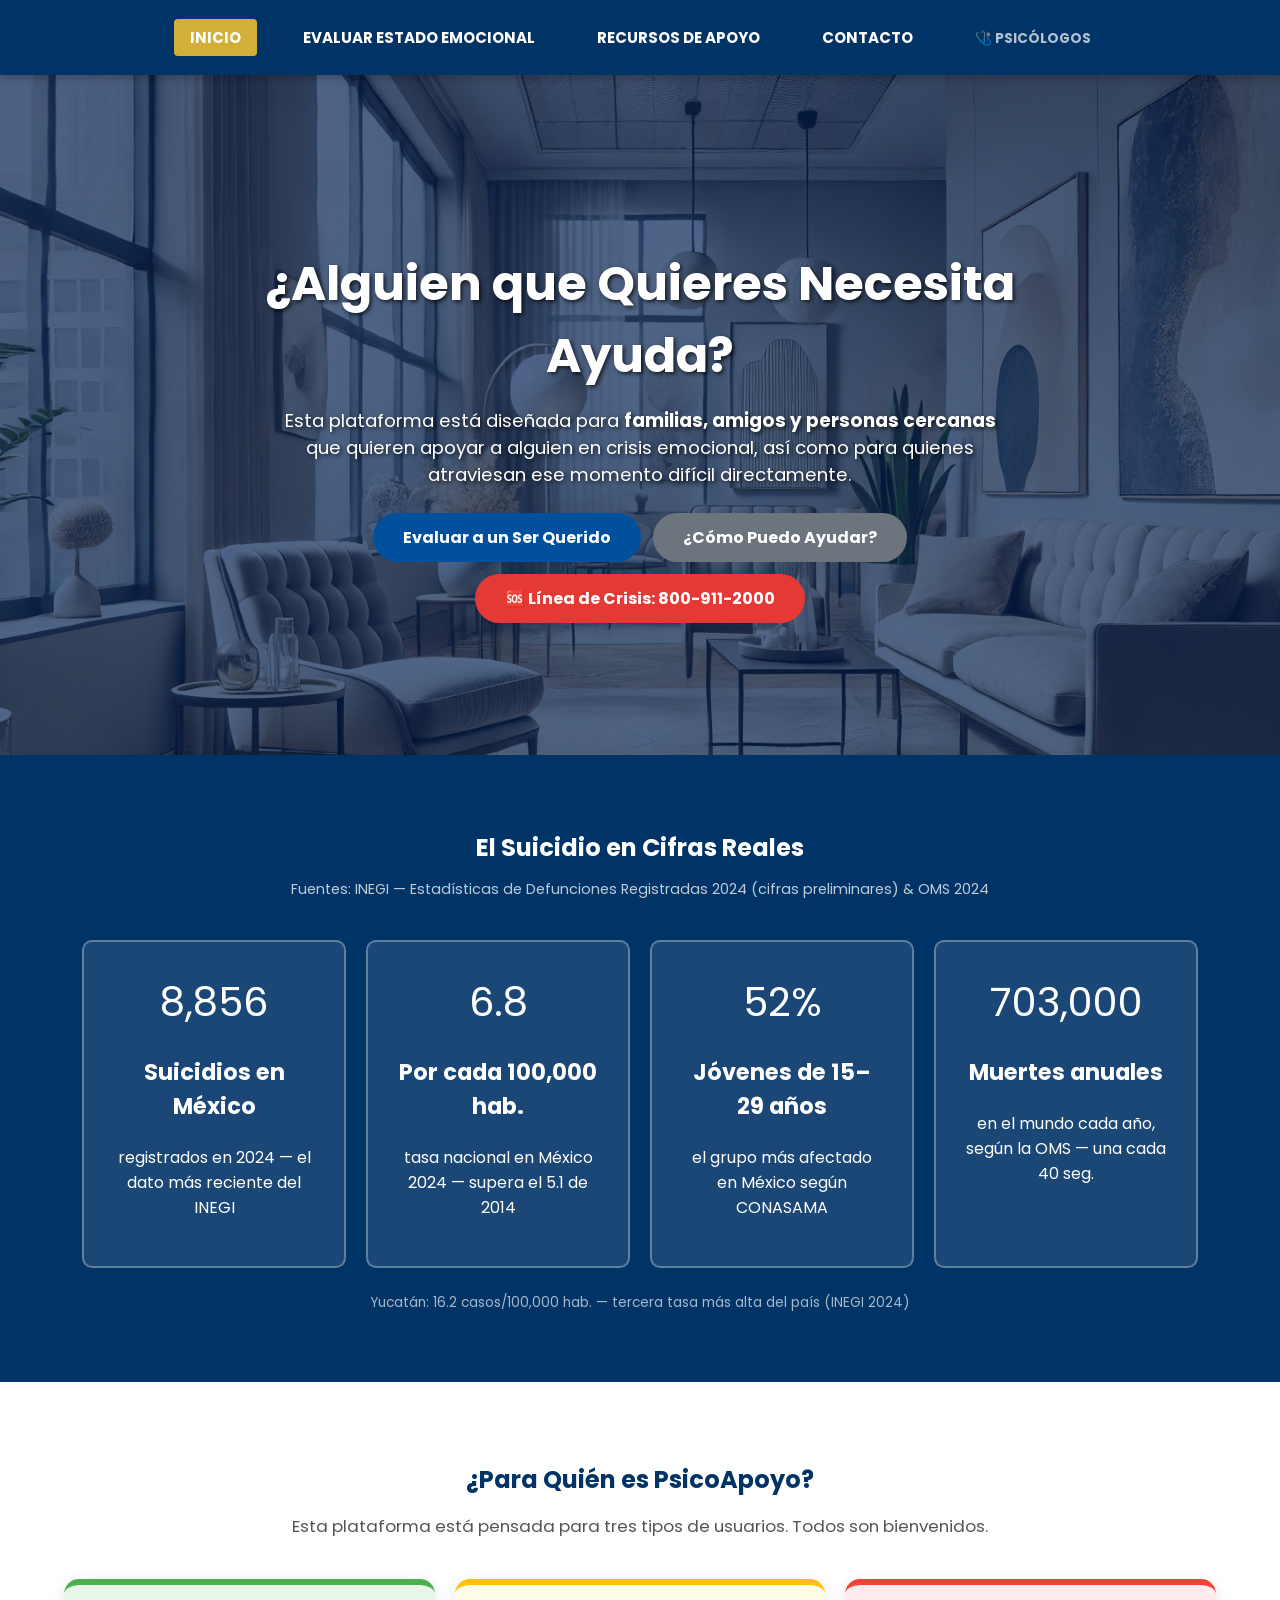
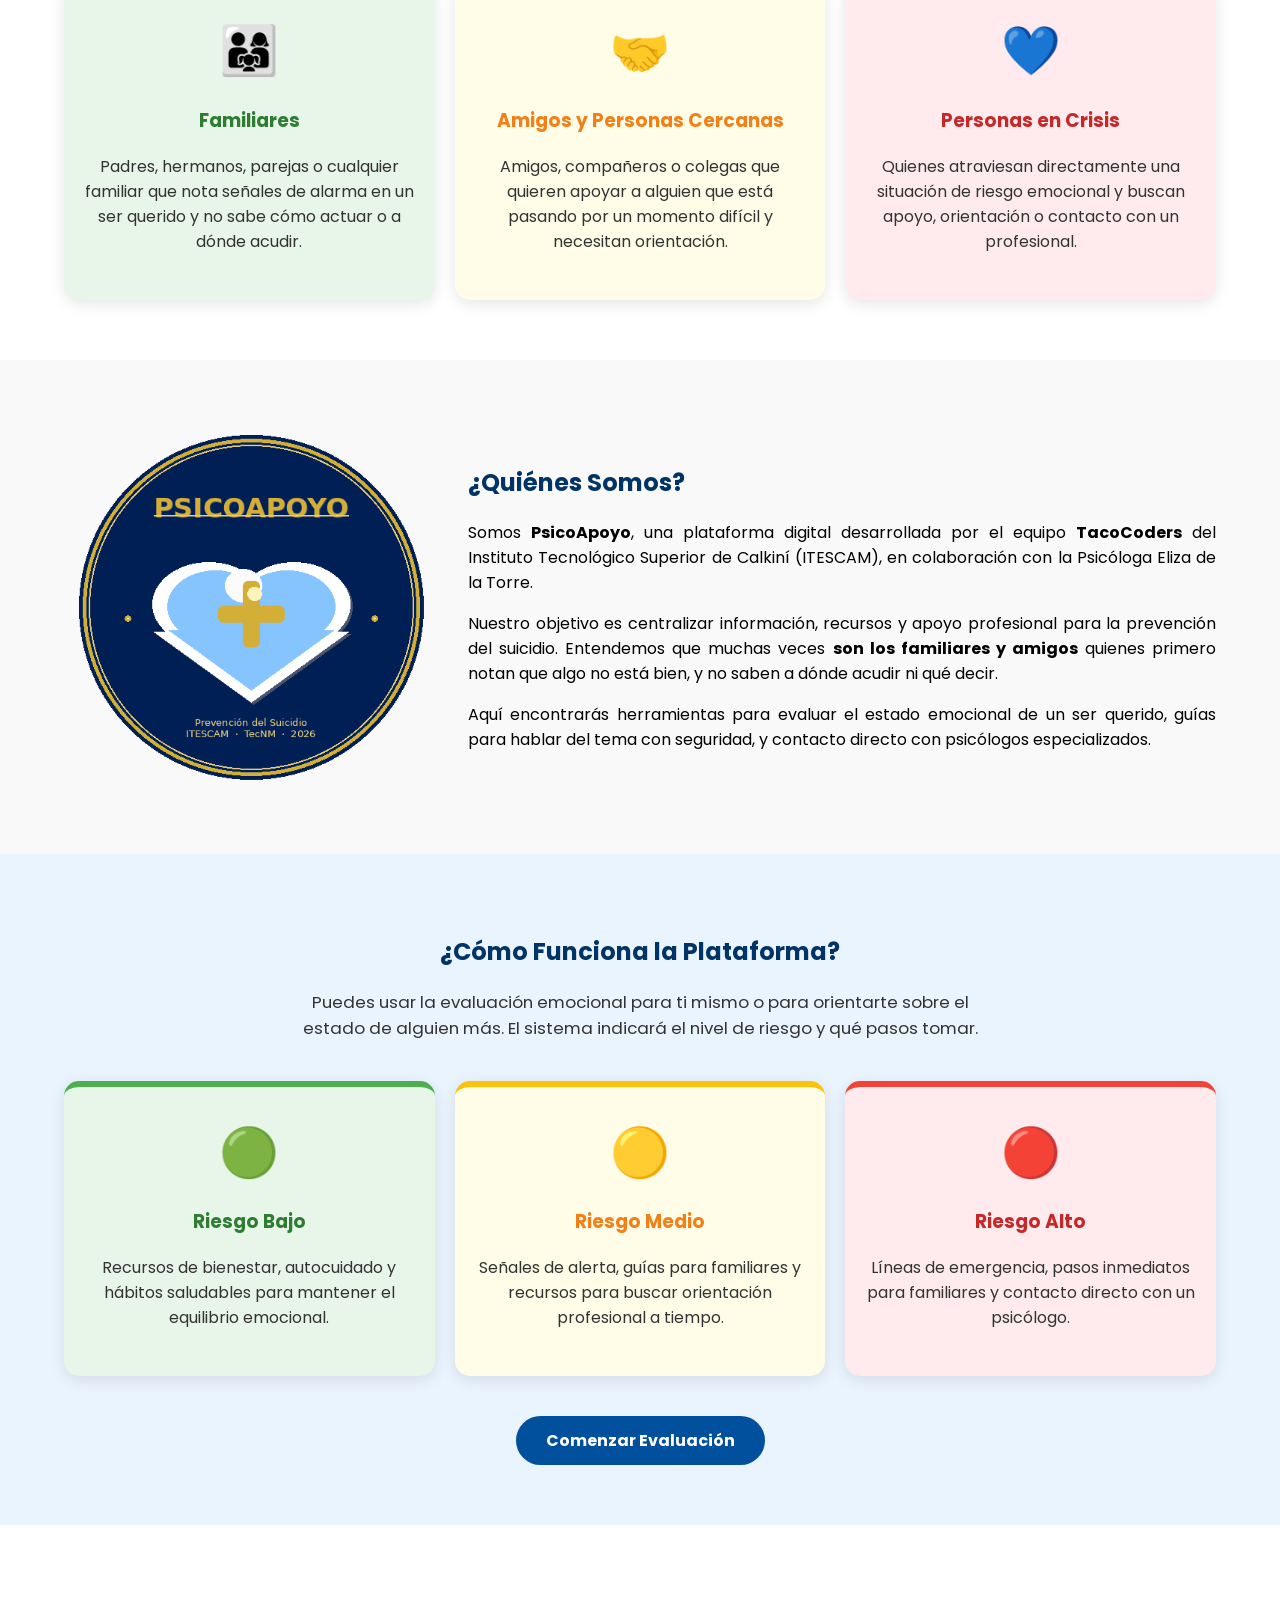
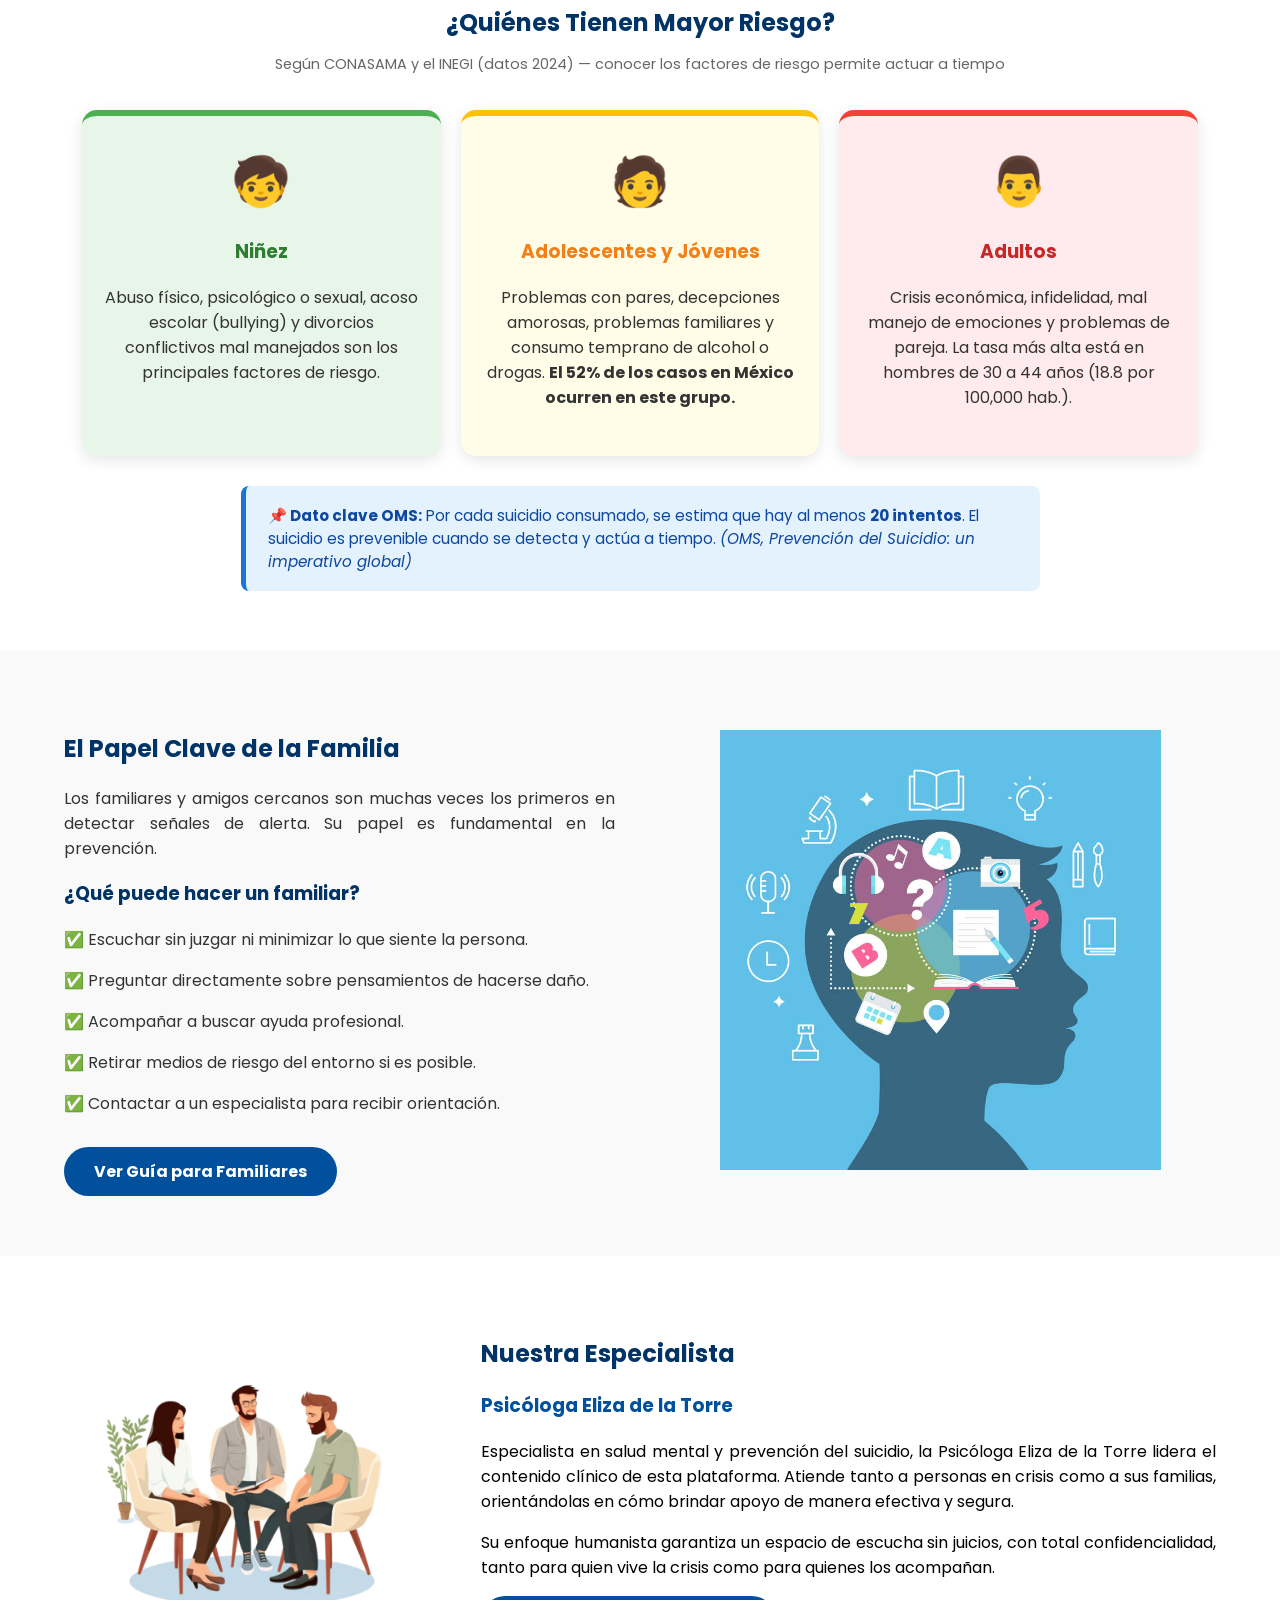
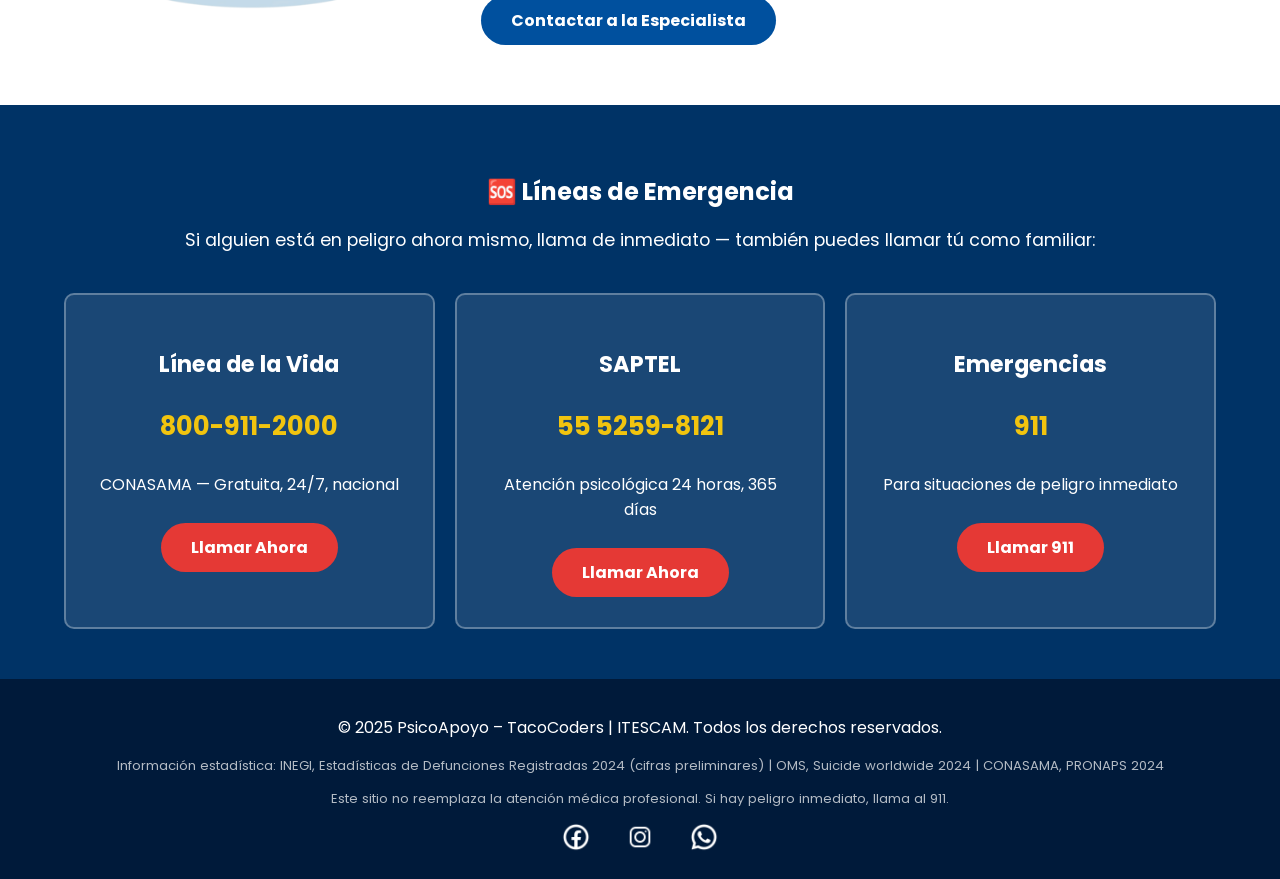
<file: index.html>
<!DOCTYPE html>
<html lang="es">
<head>
    <meta charset="UTF-8">
    <meta name="viewport" content="width=device-width, initial-scale=1.0">
    <title>PsicoApoyo - Prevención del Suicidio</title>
    <link rel="stylesheet" href="style.css">
    <link rel="preconnect" href="https://fonts.googleapis.com">
    <link href="https://fonts.googleapis.com/css2?family=Poppins:wght@300;400;600;700&display=swap" rel="stylesheet">
    <link rel="icon" href="assets/logo.png" type="image/png">
</head>
<body>
    <nav class="navbar fixed">
        <ul>
            <li><a href="index.html">Inicio</a></li>
            <li><a href="encuesta.html">Evaluar Estado Emocional</a></li>
            <li><a href="recursos.html">Recursos de Apoyo</a></li>
            <li><a href="contacto.html">Contacto</a></li>
            <li><a href="psicologo.html" style="opacity:0.7;font-size:0.85em;">🩺 Psicólogos</a></li>
        </ul>
    </nav>

    <!-- Hero -->
    <section id="home" class="hero" style="position:relative;background-image:url('assets/hero-bg.png');background-size:cover;color:white;">
        <div style="position:absolute;top:0;left:0;right:0;bottom:0;background-color:rgba(0,30,80,0.68);z-index:1;"></div>
        <div class="container" style="position:relative;z-index:2;">
            <h1 style="color:white;text-shadow:2px 2px 4px rgba(0,0,0,0.7);">¿Alguien que Quieres Necesita Ayuda?</h1>
            <p style="text-shadow:2px 2px 4px rgba(0,0,0,0.7);font-size:1.15em;max-width:750px;margin:0 auto 25px;">
                Esta plataforma está diseñada para <strong>familias, amigos y personas cercanas</strong> que quieren apoyar a alguien en crisis emocional, así como para quienes atraviesan ese momento difícil directamente.
            </p>
            <div style="display:flex;flex-wrap:wrap;gap:12px;justify-content:center;">
                <a href="encuesta.html" class="btn btn-primary" style="color:white;text-decoration:none;">Evaluar a un Ser Querido</a>
                <a href="recursos.html" class="btn btn-secondary" style="color:white;text-decoration:none;">¿Cómo Puedo Ayudar?</a>
                <a href="tel:8009112000" class="btn btn-emergency" style="color:white;text-decoration:none;">🆘 Línea de Crisis: 800-911-2000</a>
            </div>
        </div>
    </section>

    <!-- Cifras reales — INEGI 2024 + OMS -->
    <section style="background-color:#003366;color:white;padding:55px 20px;">
        <div class="container">
            <h2 style="color:white;text-align:center;margin-bottom:8px;">El Suicidio en Cifras Reales</h2>
            <p style="text-align:center;font-size:0.9em;opacity:0.75;margin-bottom:35px;">
                Fuentes: INEGI — Estadísticas de Defunciones Registradas 2024 (cifras preliminares) &amp; OMS 2024
            </p>
            <div class="pricing-grid">
                <div class="emergency-card">
                    <div style="font-size:2.5em;margin-bottom:8px;">8,856</div>
                    <h3>Suicidios en México</h3>
                    <p>registrados en 2024 — el dato más reciente del INEGI</p>
                </div>
                <div class="emergency-card">
                    <div style="font-size:2.5em;margin-bottom:8px;">6.8</div>
                    <h3>Por cada 100,000 hab.</h3>
                    <p>tasa nacional en México 2024 — supera el 5.1 de 2014</p>
                </div>
                <div class="emergency-card">
                    <div style="font-size:2.5em;margin-bottom:8px;">52%</div>
                    <h3>Jóvenes de 15–29 años</h3>
                    <p>el grupo más afectado en México según CONASAMA</p>
                </div>
                <div class="emergency-card">
                    <div style="font-size:2.5em;margin-bottom:8px;">703,000</div>
                    <h3>Muertes anuales</h3>
                    <p>en el mundo cada año, según la OMS — una cada 40 seg.</p>
                </div>
            </div>
            <p style="text-align:center;font-size:0.85em;opacity:0.65;margin-top:25px;">
                Yucatán: 16.2 casos/100,000 hab. — tercera tasa más alta del país (INEGI 2024)
            </p>
        </div>
    </section>

    <!-- ¿Para quién es? -->
    <section style="background-color:#fff;padding:60px 0;">
        <div class="container">
            <h2 style="color:#003366;text-align:center;margin-bottom:10px;">¿Para Quién es PsicoApoyo?</h2>
            <p style="text-align:center;color:#555;font-size:1.05em;margin-bottom:40px;max-width:700px;margin-left:auto;margin-right:auto;">
                Esta plataforma está pensada para tres tipos de usuarios. Todos son bienvenidos.
            </p>
            <div class="semaforo-grid">
                <div class="semaforo-card verde">
                    <div class="semaforo-circulo">👨‍👩‍👧</div>
                    <h3>Familiares</h3>
                    <p>Padres, hermanos, parejas o cualquier familiar que nota señales de alarma en un ser querido y no sabe cómo actuar o a dónde acudir.</p>
                </div>
                <div class="semaforo-card amarillo">
                    <div class="semaforo-circulo">🤝</div>
                    <h3>Amigos y Personas Cercanas</h3>
                    <p>Amigos, compañeros o colegas que quieren apoyar a alguien que está pasando por un momento difícil y necesitan orientación.</p>
                </div>
                <div class="semaforo-card rojo">
                    <div class="semaforo-circulo">💙</div>
                    <h3>Personas en Crisis</h3>
                    <p>Quienes atraviesan directamente una situación de riesgo emocional y buscan apoyo, orientación o contacto con un profesional.</p>
                </div>
            </div>
        </div>
    </section>

    <!-- ¿Quiénes somos? -->
    <section class="about" style="padding:60px 0;background-color:#f9f9f9;">
        <div class="container" style="display:flex;align-items:center;flex-wrap:wrap;gap:30px;">
            <div style="flex:1;min-width:300px;display:flex;justify-content:center;">
                <img src="assets/logo.png" alt="PsicoApoyo Logo" class="img-responsive zoom-image" style="max-width:100%;height:auto;">
            </div>
            <div style="flex:2;min-width:280px;text-align:justify;color:black;">
                <h2 style="color:#003366;">¿Quiénes Somos?</h2>
                <p>Somos <strong>PsicoApoyo</strong>, una plataforma digital desarrollada por el equipo <strong>TacoCoders</strong> del Instituto Tecnológico Superior de Calkiní (ITESCAM), en colaboración con la Psicóloga Eliza de la Torre.</p>
                <p>Nuestro objetivo es centralizar información, recursos y apoyo profesional para la prevención del suicidio. Entendemos que muchas veces <strong>son los familiares y amigos</strong> quienes primero notan que algo no está bien, y no saben a dónde acudir ni qué decir.</p>
                <p>Aquí encontrarás herramientas para evaluar el estado emocional de un ser querido, guías para hablar del tema con seguridad, y contacto directo con psicólogos especializados.</p>
            </div>
        </div>
    </section>

    <!-- Cómo funciona -->
    <section style="background-color:#eaf4ff;padding:60px 0;">
        <div class="container">
            <h2 style="color:#003366;text-align:center;">¿Cómo Funciona la Plataforma?</h2>
            <p style="text-align:center;font-size:1.05em;margin-bottom:40px;max-width:700px;margin-left:auto;margin-right:auto;">
                Puedes usar la evaluación emocional para ti mismo o para orientarte sobre el estado de alguien más. El sistema indicará el nivel de riesgo y qué pasos tomar.
            </p>
            <div class="semaforo-grid">
                <div class="semaforo-card verde">
                    <div class="semaforo-circulo">🟢</div>
                    <h3>Riesgo Bajo</h3>
                    <p>Recursos de bienestar, autocuidado y hábitos saludables para mantener el equilibrio emocional.</p>
                </div>
                <div class="semaforo-card amarillo">
                    <div class="semaforo-circulo">🟡</div>
                    <h3>Riesgo Medio</h3>
                    <p>Señales de alerta, guías para familiares y recursos para buscar orientación profesional a tiempo.</p>
                </div>
                <div class="semaforo-card rojo">
                    <div class="semaforo-circulo">🔴</div>
                    <h3>Riesgo Alto</h3>
                    <p>Líneas de emergencia, pasos inmediatos para familiares y contacto directo con un psicólogo.</p>
                </div>
            </div>
            <div style="text-align:center;margin-top:40px;">
                <a href="encuesta.html" class="btn btn-primary">Comenzar Evaluación</a>
            </div>
        </div>
    </section>

    <!-- Factores de riesgo reales — CONASAMA 2024 -->
    <section style="background-color:#fff;padding:60px 20px;">
        <div class="container">
            <h2 style="color:#003366;text-align:center;margin-bottom:8px;">¿Quiénes Tienen Mayor Riesgo?</h2>
            <p style="text-align:center;color:#666;font-size:0.9em;margin-bottom:35px;">
                Según CONASAMA y el INEGI (datos 2024) — conocer los factores de riesgo permite actuar a tiempo
            </p>
            <div class="semaforo-grid">
                <div class="semaforo-card verde">
                    <div class="semaforo-circulo">🧒</div>
                    <h3>Niñez</h3>
                    <p>Abuso físico, psicológico o sexual, acoso escolar (bullying) y divorcios conflictivos mal manejados son los principales factores de riesgo.</p>
                </div>
                <div class="semaforo-card amarillo">
                    <div class="semaforo-circulo">🧑</div>
                    <h3>Adolescentes y Jóvenes</h3>
                    <p>Problemas con pares, decepciones amorosas, problemas familiares y consumo temprano de alcohol o drogas. <strong>El 52% de los casos en México ocurren en este grupo.</strong></p>
                </div>
                <div class="semaforo-card rojo">
                    <div class="semaforo-circulo">👨</div>
                    <h3>Adultos</h3>
                    <p>Crisis económica, infidelidad, mal manejo de emociones y problemas de pareja. La tasa más alta está en hombres de 30 a 44 años (18.8 por 100,000 hab.).</p>
                </div>
            </div>
            <div style="background:#e3f2fd;border-left:5px solid #1976d2;border-radius:8px;padding:18px 22px;margin-top:30px;text-align:left;max-width:750px;margin-left:auto;margin-right:auto;">
                <p style="margin:0;font-size:0.95em;color:#0d47a1;">
                    <strong>📌 Dato clave OMS:</strong> Por cada suicidio consumado, se estima que hay al menos <strong>20 intentos</strong>.
                    El suicidio es prevenible cuando se detecta y actúa a tiempo.
                    <em>(OMS, Prevención del Suicidio: un imperativo global)</em>
                </p>
            </div>
        </div>
    </section>

    <!-- Papel de la familia -->
    <section class="psychology-benefits" style="background-color:#f9f9f9;padding:60px 0;">
        <div class="container" style="display:flex;align-items:center;flex-wrap:wrap;gap:30px;">
            <div style="flex:1;min-width:280px;padding-right:20px;text-align:justify;">
                <h2 style="color:#003366;">El Papel Clave de la Familia</h2>
                <p>Los familiares y amigos cercanos son muchas veces los primeros en detectar señales de alerta. Su papel es fundamental en la prevención.</p>
                <h3 style="color:#003366;">¿Qué puede hacer un familiar?</h3>
                <ul style="list-style:none;padding:0;">
                    <p>✅ Escuchar sin juzgar ni minimizar lo que siente la persona.</p>
                    <p>✅ Preguntar directamente sobre pensamientos de hacerse daño.</p>
                    <p>✅ Acompañar a buscar ayuda profesional.</p>
                    <p>✅ Retirar medios de riesgo del entorno si es posible.</p>
                    <p>✅ Contactar a un especialista para recibir orientación.</p>
                </ul>
                <a href="recursos.html" class="btn btn-primary" style="margin-top:15px;display:inline-block;">Ver Guía para Familiares</a>
            </div>
            <div style="flex:1;min-width:200px;">
                <img src="assets/psychology.png" alt="Familia y prevención" class="img-responsive zoom-image" style="max-width:80%;height:auto;">
            </div>
        </div>
    </section>

    <!-- Especialista -->
    <section class="about" style="padding:60px 0;background-color:#fff;">
        <div class="container" style="display:flex;align-items:center;flex-wrap:wrap;gap:30px;">
            <div style="flex:1;min-width:180px;">
                <img src="assets/psicologo.png" alt="Psicóloga Eliza de la Torre" class="img-responsive zoom-image" style="max-width:80%;height:auto;border-radius:15px;">
            </div>
            <div style="flex:2;min-width:280px;text-align:justify;color:black;padding-left:20px;">
                <h2 style="color:#003366;">Nuestra Especialista</h2>
                <h3 style="color:#00509e;">Psicóloga Eliza de la Torre</h3>
                <p>Especialista en salud mental y prevención del suicidio, la Psicóloga Eliza de la Torre lidera el contenido clínico de esta plataforma. Atiende tanto a personas en crisis como a sus familias, orientándolas en cómo brindar apoyo de manera efectiva y segura.</p>
                <p>Su enfoque humanista garantiza un espacio de escucha sin juicios, con total confidencialidad, tanto para quien vive la crisis como para quienes los acompañan.</p>
                <a href="contacto.html" class="btn btn-primary">Contactar a la Especialista</a>
            </div>
        </div>
    </section>

    <!-- Líneas de emergencia -->
    <section style="background-color:#003366;color:white;padding:50px 0;text-align:center;">
        <div class="container">
            <h2 style="color:white;margin-bottom:10px;">🆘 Líneas de Emergencia</h2>
            <p style="font-size:1.1em;margin-bottom:30px;">Si alguien está en peligro ahora mismo, llama de inmediato — también puedes llamar tú como familiar:</p>
            <div class="pricing-grid">
                <div class="emergency-card">
                    <h3>Línea de la Vida</h3>
                    <p class="price-em">800-911-2000</p>
                    <p>CONASAMA — Gratuita, 24/7, nacional</p>
                    <a href="tel:8009112000" class="btn btn-emergency" style="display:inline-block;margin-top:10px;">Llamar Ahora</a>
                </div>
                <div class="emergency-card">
                    <h3>SAPTEL</h3>
                    <p class="price-em">55 5259-8121</p>
                    <p>Atención psicológica 24 horas, 365 días</p>
                    <a href="tel:5552598121" class="btn btn-emergency" style="display:inline-block;margin-top:10px;">Llamar Ahora</a>
                </div>
                <div class="emergency-card">
                    <h3>Emergencias</h3>
                    <p class="price-em">911</p>
                    <p>Para situaciones de peligro inmediato</p>
                    <a href="tel:911" class="btn btn-emergency" style="display:inline-block;margin-top:10px;">Llamar 911</a>
                </div>
            </div>
        </div>
    </section>

    <footer style="background-color:#001a3a;color:white;padding:20px 0;">
        <div class="container">
            <p>&copy; 2025 PsicoApoyo – TacoCoders | ITESCAM. Todos los derechos reservados.</p>
            <p style="font-size:0.82em;opacity:0.7;">
                Información estadística: INEGI, Estadísticas de Defunciones Registradas 2024 (cifras preliminares) |
                OMS, Suicide worldwide 2024 | CONASAMA, PRONAPS 2024
            </p>
            <p style="font-size:0.82em;opacity:0.7;">Este sitio no reemplaza la atención médica profesional. Si hay peligro inmediato, llama al 911.</p>
            <div class="social-media">
                <a href="#" target="_blank"><img src="assets/facebook-icon.png" alt="Facebook"></a>
                <a href="#" target="_blank"><img src="assets/instagram-icon.png" alt="Instagram"></a>
                <a href="https://wa.me/529999000000" target="_blank"><img src="assets/whatsapp-icon.png" alt="WhatsApp"></a>
            </div>
        </div>
    </footer>
    <script src="app.js"></script>
</body>
</html>
</file>
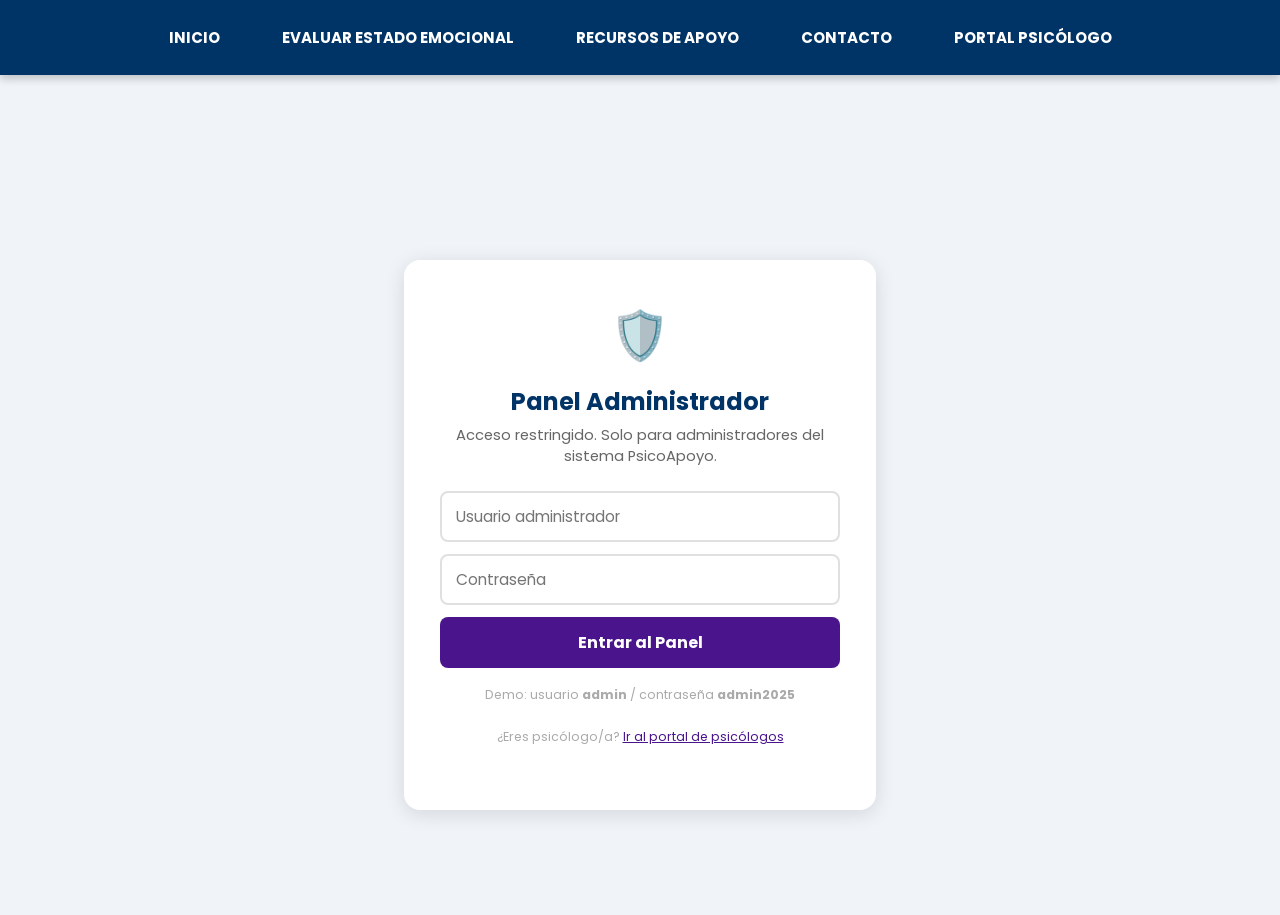
<file: admin.html>
<!DOCTYPE html>
<html lang="es">
<head>
<meta charset="UTF-8">
<meta name="viewport" content="width=device-width, initial-scale=1.0">
<title>Panel Administrador — PsicoApoyo</title>
<link rel="stylesheet" href="style.css">
<link href="https://fonts.googleapis.com/css2?family=Poppins:wght@300;400;600;700&display=swap" rel="stylesheet">
<style>
body { font-family:'Poppins',sans-serif; background:#f0f4f8; }
.adm-wrap { max-width:1100px; margin:0 auto; padding:20px; }

/* LOGIN */
#pantalla-login { display:flex; align-items:center; justify-content:center; min-height:80vh; }
.login-card { background:white; border-radius:16px; padding:40px 36px; box-shadow:0 4px 20px rgba(0,0,0,0.12); width:100%; max-width:400px; text-align:center; }
.login-card h2 { color:#003366; margin:0 0 6px; }
.login-card p  { color:#666; font-size:0.92em; margin:0 0 24px; }
.login-inp { width:100%; padding:12px 14px; margin-bottom:12px; border:2px solid #e0e0e0; border-radius:8px; font-size:0.97em; font-family:'Poppins',sans-serif; box-sizing:border-box; }
.login-inp:focus { outline:none; border-color:#7b1fa2; }
.btn-login { width:100%; padding:13px; background:#4a148c; color:white; border:none; border-radius:8px; font-size:1em; font-weight:700; cursor:pointer; font-family:'Poppins',sans-serif; }
.btn-login:hover { background:#6a1b9a; }
.login-err { color:#c62828; font-size:0.88em; margin-top:8px; display:none; }

/* DASHBOARD */
#pantalla-dashboard { display:none; }
.top-bar { background:linear-gradient(135deg,#4a148c,#7b1fa2); color:white; padding:16px 24px; border-radius:12px; display:flex; justify-content:space-between; align-items:center; margin-bottom:24px; }
.top-bar h2 { margin:0; font-size:1.2em; }
.btn-salir { background:rgba(255,255,255,0.15); border:1px solid rgba(255,255,255,0.4); color:white; padding:7px 18px; border-radius:20px; cursor:pointer; font-size:0.85em; font-family:'Poppins',sans-serif; }

.tabs { display:flex; gap:4px; margin-bottom:20px; border-bottom:2px solid #e0e0e0; }
.tab-btn { padding:11px 22px; border:none; background:transparent; font-family:'Poppins',sans-serif; font-size:0.95em; font-weight:600; color:#666; cursor:pointer; border-bottom:3px solid transparent; margin-bottom:-2px; }
.tab-btn.activo { color:#4a148c; border-bottom-color:#4a148c; }
.tab-panel { display:none; }
.tab-panel.activo { display:block; }

.stats-row { display:flex; flex-wrap:wrap; gap:16px; margin-bottom:24px; }
.stat-card { background:white; border-radius:12px; padding:20px 24px; flex:1; min-width:140px; box-shadow:0 2px 8px rgba(0,0,0,0.07); text-align:center; }
.stat-num  { font-size:2.2em; font-weight:700; color:#4a148c; }
.stat-lbl  { font-size:0.82em; color:#666; margin-top:4px; }

.panel-card { background:white; border-radius:12px; padding:22px; box-shadow:0 2px 8px rgba(0,0,0,0.07); margin-bottom:20px; }
.panel-card h3 { color:#4a148c; margin:0 0 16px; font-size:1.05em; border-bottom:2px solid #f3e5f5; padding-bottom:10px; }

/* TABLA PSICOLOGOS */
.tbl { width:100%; border-collapse:collapse; font-size:0.9em; }
.tbl th { background:#f3e5f5; color:#4a148c; padding:11px 14px; text-align:left; }
.tbl td { padding:11px 14px; border-bottom:1px solid #f0f0f0; vertical-align:middle; }
.tbl tr:hover td { background:#fafafa; }
.badge-disp { display:inline-block; padding:3px 10px; border-radius:12px; font-size:0.78em; font-weight:700; }
.badge-disp.disponible { background:#e8f5e9; color:#2e7d32; }
.badge-disp.limitado   { background:#fff8e1; color:#e65100; }
.badge-disp.no         { background:#ffebee; color:#c62828; }
.btn-sm { padding:5px 14px; border:none; border-radius:6px; cursor:pointer; font-size:0.82em; font-family:'Poppins',sans-serif; font-weight:600; }
.btn-editar  { background:#e3f2fd; color:#1565c0; }
.btn-eliminar{ background:#ffebee; color:#c62828; }

/* FORMULARIO NUEVO PSICÓLOGO */
.form-grid { display:grid; grid-template-columns:1fr 1fr; gap:12px; }
@media(max-width:600px){ .form-grid { grid-template-columns:1fr; } }
.inp-admin { width:100%; padding:10px 12px; border:2px solid #e0e0e0; border-radius:8px; font-family:'Poppins',sans-serif; font-size:0.93em; box-sizing:border-box; }
.inp-admin:focus { outline:none; border-color:#7b1fa2; }
.btn-agregar { background:#4a148c; color:white; border:none; border-radius:8px; padding:12px 28px; cursor:pointer; font-family:'Poppins',sans-serif; font-weight:700; font-size:0.95em; margin-top:6px; }
.btn-agregar:hover { background:#6a1b9a; }

/* SOLICITUDES ADMIN */
.sol-row { display:flex; gap:10px; align-items:flex-start; padding:14px 16px; border-bottom:1px solid #f0f0f0; }
.sol-row:last-child { border-bottom:none; }
.sol-nivel { width:10px; border-radius:4px; align-self:stretch; flex-shrink:0; }
.sol-body  { flex:1; }
.sol-meta  { font-size:0.8em; color:#999; }
.sol-msg   { font-size:0.9em; margin-top:4px; color:#333; }

.toast { position:fixed; bottom:24px; right:24px; background:#4a148c; color:white; padding:12px 22px; border-radius:10px; font-size:0.93em; display:none; z-index:9999; font-family:'Poppins',sans-serif; }
</style>
</head>
<body>

<nav class="navbar fixed">
  <ul>
    <li><a href="index.html">Inicio</a></li>
    <li><a href="encuesta.html">Evaluar Estado Emocional</a></li>
    <li><a href="recursos.html">Recursos de Apoyo</a></li>
    <li><a href="contacto.html">Contacto</a></li>
    <li><a href="psicologo.html">Portal Psicólogo</a></li>
  </ul>
</nav>

<div style="padding-top:80px;">
<div class="adm-wrap">

<!-- ===== LOGIN ===== -->
<div id="pantalla-login">
  <div class="login-card">
    <div style="font-size:3em;margin-bottom:12px;">🛡️</div>
    <h2>Panel Administrador</h2>
    <p>Acceso restringido. Solo para administradores del sistema PsicoApoyo.</p>
    <input class="login-inp" type="text" id="log-usuario" placeholder="Usuario administrador">
    <input class="login-inp" type="password" id="log-pass" placeholder="Contraseña">
    <button class="btn-login" onclick="intentarLogin()">Entrar al Panel</button>
    <p class="login-err" id="login-err">Credenciales incorrectas.</p>
    <p style="font-size:0.78em;color:#aaa;margin-top:18px;">
      Demo: usuario <strong>admin</strong> / contraseña <strong>admin2025</strong>
    </p>
    <p style="font-size:0.78em;color:#aaa;">
      ¿Eres psicólogo/a? <a href="psicologo.html" style="color:#4a148c;">Ir al portal de psicólogos</a>
    </p>
  </div>
</div>

<!-- ===== DASHBOARD ===== -->
<div id="pantalla-dashboard">

  <div class="top-bar">
    <div>
      <h2>🛡️ Panel de Administración — PsicoApoyo</h2>
      <span id="fecha-top"></span>
    </div>
    <button class="btn-salir" onclick="cerrarSesion()">Cerrar sesión</button>
  </div>

  <!-- Stats globales -->
  <div class="stats-row">
    <div class="stat-card">
      <div class="stat-num" id="adm-stat-psicologos">0</div>
      <div class="stat-lbl">Psicólogos registrados</div>
    </div>
    <div class="stat-card" style="border-top:4px solid #e53935;">
      <div class="stat-num" id="adm-stat-rojo" style="color:#c62828;">0</div>
      <div class="stat-lbl">Solicitudes riesgo alto</div>
    </div>
    <div class="stat-card" style="border-top:4px solid #ffb300;">
      <div class="stat-num" id="adm-stat-amarillo" style="color:#e65100;">0</div>
      <div class="stat-lbl">Solicitudes riesgo medio</div>
    </div>
    <div class="stat-card">
      <div class="stat-num" id="adm-stat-total">0</div>
      <div class="stat-lbl">Solicitudes totales</div>
    </div>
    <div class="stat-card" style="border-top:4px solid #e53935;">
      <div class="stat-num" id="adm-stat-sin-leer" style="color:#c62828;">0</div>
      <div class="stat-lbl">Sin atender</div>
    </div>
  </div>

  <!-- TABS -->
  <div class="tabs">
    <button class="tab-btn activo" onclick="cambiarTab('psicologos')">👨‍⚕️ Psicólogos</button>
    <button class="tab-btn"       onclick="cambiarTab('solicitudes')">📩 Solicitudes</button>
    <button class="tab-btn"       onclick="cambiarTab('config')">⚙️ Configuración</button>
  </div>

  <!-- TAB: PSICÓLOGOS -->
  <div class="tab-panel activo" id="tab-psicologos">
    <div class="panel-card">
      <h3>➕ Registrar Nuevo Psicólogo</h3>
      <div class="form-grid">
        <input class="inp-admin" id="np-nombre" placeholder="Nombre completo *">
        <input class="inp-admin" id="np-usuario" placeholder="Usuario de acceso *">
        <input class="inp-admin" id="np-pass" type="password" placeholder="Contraseña inicial *">
        <input class="inp-admin" id="np-cedula" placeholder="Cédula profesional">
        <input class="inp-admin" id="np-especialidad" placeholder="Especialidad">
        <input class="inp-admin" id="np-correo" placeholder="Correo profesional">
        <input class="inp-admin" id="np-tel" placeholder="Teléfono">
        <select class="inp-admin" id="np-disponible">
          <option value="disponible">✅ Disponible</option>
          <option value="limitado">⚠️ Disponibilidad limitada</option>
          <option value="no">❌ No disponible</option>
        </select>
      </div>
      <button class="btn-agregar" onclick="agregarPsicologo()">➕ Registrar Psicólogo</button>
    </div>

    <div class="panel-card">
      <h3>📋 Psicólogos Registrados</h3>
      <div id="tabla-psicologos"></div>
    </div>
  </div>

  <!-- TAB: SOLICITUDES -->
  <div class="tab-panel" id="tab-solicitudes">
    <div class="panel-card">
      <h3>📩 Todas las Solicitudes de Contacto</h3>
      <div style="display:flex;gap:8px;margin-bottom:14px;flex-wrap:wrap;">
        <button onclick="filtrarAdm('todas')"    class="filtro-adm activo" id="fa-todas">Todas</button>
        <button onclick="filtrarAdm('rojo')"     class="filtro-adm" id="fa-rojo"     style="border-color:#e53935;color:#c62828;">🔴 Alto</button>
        <button onclick="filtrarAdm('amarillo')" class="filtro-adm" id="fa-amarillo" style="border-color:#ffb300;color:#e65100;">🟡 Medio</button>
        <button onclick="filtrarAdm('verde')"    class="filtro-adm" id="fa-verde"    style="border-color:#4caf50;color:#2e7d32;">🟢 Bajo</button>
        <button onclick="filtrarAdm('sin-leer')" class="filtro-adm" id="fa-sin-leer">Sin atender</button>
        <button onclick="limpiarTodasSolicitudes()" style="margin-left:auto;" class="filtro-adm" style="border-color:#e53935;color:#c62828;">🗑 Limpiar todo</button>
      </div>
      <div id="adm-lista-sols"></div>
    </div>
  </div>

  <!-- TAB: CONFIG -->
  <div class="tab-panel" id="tab-config">
    <div class="panel-card">
      <h3>⚙️ Configuración del Sistema</h3>
      <p style="font-size:0.9em;color:#666;margin-bottom:18px;">Ajustes generales de la plataforma PsicoApoyo.</p>
      <label style="font-weight:600;font-size:0.9em;display:block;margin-bottom:6px;">Nombre de la plataforma</label>
      <input class="inp-admin" id="cfg-nombre" value="PsicoApoyo" style="max-width:400px;display:block;margin-bottom:14px;">
      <label style="font-weight:600;font-size:0.9em;display:block;margin-bottom:6px;">Mensaje de bienvenida (página de inicio)</label>
      <textarea class="inp-admin" id="cfg-bienvenida" rows="3" style="max-width:600px;display:block;margin-bottom:14px;">Esta plataforma está diseñada para familias, amigos y personas cercanas que quieren apoyar a alguien en crisis emocional.</textarea>
      <label style="font-weight:600;font-size:0.9em;display:block;margin-bottom:6px;">Teléfono de emergencia principal</label>
      <input class="inp-admin" id="cfg-tel" value="800-911-2000" style="max-width:300px;display:block;margin-bottom:20px;">
      <button class="btn-agregar" onclick="guardarConfig()">💾 Guardar Configuración</button>
    </div>
    <div class="panel-card">
      <h3>🗑 Herramientas de Mantenimiento</h3>
      <p style="font-size:0.88em;color:#666;">Estas acciones son irreversibles. Úsalas con cuidado.</p>
      <div style="display:flex;gap:12px;flex-wrap:wrap;margin-top:14px;">
        <button onclick="limpiarTodasSolicitudes()" style="background:#ef5350;color:white;border:none;border-radius:8px;padding:10px 20px;cursor:pointer;font-family:'Poppins',sans-serif;font-weight:600;">🗑 Borrar todas las solicitudes</button>
        <button onclick="limpiarPsicologos()" style="background:#ef5350;color:white;border:none;border-radius:8px;padding:10px 20px;cursor:pointer;font-family:'Poppins',sans-serif;font-weight:600;">🗑 Borrar psicólogos extras</button>
      </div>
    </div>
  </div>

</div>
</div>
</div>

<div class="toast" id="toast"></div>

<style>
.filtro-adm { padding:6px 16px; border:2px solid #4a148c; border-radius:20px; background:white; color:#4a148c; cursor:pointer; font-family:'Poppins',sans-serif; font-size:0.85em; font-weight:600; }
.filtro-adm.activo { background:#4a148c; color:white; }
</style>

<script>
// ============================================================
// ADMIN LOGIN
// ============================================================
var ADMIN_CREDS = { usuario: 'admin', pass: 'admin2025' };
var filtroAdmActual = 'todas';
var API_URL = 'api.php';

function intentarLogin() {
  var u = document.getElementById('log-usuario').value.trim();
  var p = document.getElementById('log-pass').value.trim();
  if (u === ADMIN_CREDS.usuario && p === ADMIN_CREDS.pass) {
    document.getElementById('login-err').style.display = 'none';
    mostrarDashboard();
  } else {
    document.getElementById('login-err').style.display = 'block';
  }
}

function cerrarSesion() {
  document.getElementById('pantalla-dashboard').style.display = 'none';
  document.getElementById('pantalla-login').style.display = 'flex';
  document.getElementById('log-pass').value = '';
}

function mostrarDashboard() {
  document.getElementById('pantalla-login').style.display = 'none';
  document.getElementById('pantalla-dashboard').style.display = 'block';
  var ahora = new Date();
  document.getElementById('fecha-top').textContent = ahora.toLocaleDateString('es-MX',{weekday:'long',year:'numeric',month:'long',day:'numeric'});
  actualizarStats();
  renderTabla();
  renderSolicitudesAdm();
}

// ============================================================
// TABS
// ============================================================
function cambiarTab(tab) {
  document.querySelectorAll('.tab-btn').forEach(function(b){ b.classList.remove('activo'); });
  document.querySelectorAll('.tab-panel').forEach(function(p){ p.classList.remove('activo'); });
  document.getElementById('tab-' + tab).classList.add('activo');
  event.target.classList.add('activo');
  if (tab === 'solicitudes') cargarSolicitudesAdmin();
}

// ============================================================
// PSICÓLOGOS
// ============================================================
var PSICOLOGOS_DEFECTO = [
  { nombre:'Dra. Eliza de la Torre', usuario:'dra.eliza', pass:'psico2025', cedula:'PAS-2024-001', especialidad:'Psicología Clínica', correo:'eliza@psicoapoyo.mx', tel:'999-000-0001', disponible:'disponible' }
];

function getPsicologos() {
  try { return JSON.parse(localStorage.getItem('psicoapoyo_psicologos') || 'null') || PSICOLOGOS_DEFECTO; }
  catch(e) { return PSICOLOGOS_DEFECTO; }
}
function setPsicologos(arr) { localStorage.setItem('psicoapoyo_psicologos', JSON.stringify(arr)); }

function agregarPsicologo() {
  var nombre = document.getElementById('np-nombre').value.trim();
  var usuario = document.getElementById('np-usuario').value.trim();
  var pass   = document.getElementById('np-pass').value.trim();
  if (!nombre || !usuario || !pass) { mostrarToast('⚠️ Nombre, usuario y contraseña son obligatorios'); return; }
  var arr = getPsicologos();
  if (arr.find(function(p){ return p.usuario === usuario; })) { mostrarToast('❌ Ese usuario ya existe'); return; }
  arr.push({
    nombre: nombre, usuario: usuario, pass: pass,
    cedula: document.getElementById('np-cedula').value,
    especialidad: document.getElementById('np-especialidad').value,
    correo: document.getElementById('np-correo').value,
    tel: document.getElementById('np-tel').value,
    disponible: document.getElementById('np-disponible').value
  });
  setPsicologos(arr);
  ['np-nombre','np-usuario','np-pass','np-cedula','np-especialidad','np-correo','np-tel'].forEach(function(id){ document.getElementById(id).value=''; });
  cargarPsicologosAdmin();
  cargarSolicitudesAdmin();
  cargarEstadisticasAdmin();
  mostrarToast('✅ Psicólogo/a registrado/a correctamente');
}

function eliminarPsicologo(usuario) {
  if (!confirm('¿Eliminar a este psicólogo/a del sistema?')) return;
  var arr = getPsicologos().filter(function(p){ return p.usuario !== usuario; });
  setPsicologos(arr);
  renderTabla();
  actualizarStats();
  mostrarToast('🗑 Psicólogo/a eliminado/a');
}

function renderTabla() {
  var arr = getPsicologos();
  var perfiles = JSON.parse(localStorage.getItem('psicoapoyo_perfiles_publicos') || '{}');
  if (arr.length === 0) {
    document.getElementById('tabla-psicologos').innerHTML = '<p style="color:#aaa;text-align:center;padding:20px;">Sin psicólogos registrados.</p>';
    return;
  }
  var html = '<table class="tbl"><thead><tr><th>Nombre</th><th>Usuario</th><th>Cédula</th><th>Especialidad</th><th>Correo</th><th>Disponibilidad</th><th>Acciones</th></tr></thead><tbody>';
  arr.forEach(function(p) {
    var pub = perfiles[p.usuario] || {};
    var disp = pub.disponible || p.disponible || 'disponible';
    var dispLabel = {disponible:'✅ Disponible', limitado:'⚠️ Limitada', no:'❌ No disponible'}[disp] || disp;
    html += '<tr>' +
      '<td><strong>' + (p.nombre||'—') + '</strong></td>' +
      '<td>' + p.usuario + '</td>' +
      '<td>' + (p.cedula||'—') + '</td>' +
      '<td>' + (pub.especialidad||p.especialidad||'—') + '</td>' +
      '<td>' + (pub.correo||p.correo||'—') + '</td>' +
      '<td><span class="badge-disp ' + disp + '">' + dispLabel + '</span></td>' +
      '<td><button class="btn-sm btn-eliminar" onclick="eliminarPsicologo(\'' + p.usuario + '\')">Eliminar</button></td>' +
      '</tr>';
  });
  html += '</tbody></table>';
  document.getElementById('tabla-psicologos').innerHTML = html;
}

// ============================================================
// SOLICITUDES ADMIN
// ============================================================
function getSolicitudes() {
  try { return JSON.parse(localStorage.getItem('psicoapoyo_solicitudes') || '[]'); }
  catch(e) { return []; }
}

function cargarSolicitudesAdmin() {
  fetch(API_URL + '?accion=solicitudes')
  .then(function(r){ return r.json(); })
  .then(function(res) {
    if (res.ok) {
      // Normalizar y guardar en localStorage para que renderSolicitudesAdm lo use
      var sols = (res.datos||[]).map(function(s){
        return {
          id: s.id_solicitud, fecha: s.fecha_envio,
          nombre: s.nombre_solicitante, contacto: s.contacto,
          quien: s.tipo_solicitante, medio: s.medio_respuesta,
          mensaje: s.mensaje, nivel: s.nivel_riesgo,
          leido: s.estado !== 'nueva', estado: s.estado
        };
      });
      localStorage.setItem('psicoapoyo_solicitudes', JSON.stringify(sols));
    }
    actualizarStats();
    renderSolicitudesAdm();
  })
  .catch(function(){
    actualizarStats();
    renderSolicitudesAdm();
  });
}

function cargarEstadisticasAdmin() {
  fetch(API_URL + '?accion=estadisticas')
  .then(function(r){ return r.json(); })
  .then(function(res) {
    if (res.ok && res.datos) {
      document.getElementById('adm-stat-total').textContent    = res.datos.total      || 0;
      document.getElementById('adm-stat-rojo').textContent     = res.datos.rojas      || 0;
      document.getElementById('adm-stat-amarillo').textContent = res.datos.amarillas  || 0;
      document.getElementById('adm-stat-sin-leer').textContent = res.datos.sin_atender|| 0;
    }
  }).catch(function(){});
}

function cargarPsicologosAdmin() {
  fetch(API_URL + '?accion=psicologos')
  .then(function(r){ return r.json(); })
  .then(function(res) {
    if (res.ok) {
      // Guardar en localStorage para que renderTabla lo use
      localStorage.setItem('psicoapoyo_psicologos', JSON.stringify(res.datos||[]));
      renderTabla();
      document.getElementById('adm-stat-psicologos').textContent = (res.datos||[]).length;
    }
  }).catch(function(){ renderTabla(); });
}

function filtrarAdm(f) {
  filtroAdmActual = f;
  document.querySelectorAll('.filtro-adm').forEach(function(b){ b.classList.remove('activo'); });
  document.getElementById('fa-' + f).classList.add('activo');
  renderSolicitudesAdm();
}

function renderSolicitudesAdm() {
  var sols = getSolicitudes();
  var orden = {rojo:0,amarillo:1,verde:2};
  sols.sort(function(a,b){ var oa=orden[a.nivel]||2,ob=orden[b.nivel]||2; return oa!==ob?(oa-ob):(b.fecha||0)-(a.fecha||0); });

  var filtradas = sols;
  if (filtroAdmActual==='rojo')     filtradas = sols.filter(function(s){return s.nivel==='rojo';});
  if (filtroAdmActual==='amarillo') filtradas = sols.filter(function(s){return s.nivel==='amarillo';});
  if (filtroAdmActual==='verde')    filtradas = sols.filter(function(s){return s.nivel==='verde';});
  if (filtroAdmActual==='sin-leer') filtradas = sols.filter(function(s){return !s.leido;});

  var cont = document.getElementById('adm-lista-sols');
  if (!filtradas.length) { cont.innerHTML='<p style="text-align:center;color:#aaa;padding:24px;">Sin solicitudes en esta categoría.</p>'; return; }
  var colores = {rojo:'#e53935',amarillo:'#ffb300',verde:'#4caf50'};
  var nivelLabel = {rojo:'🔴 Alto',amarillo:'🟡 Medio',verde:'🟢 Bajo'};
  cont.innerHTML = filtradas.map(function(s) {
    var fecha = s.fecha ? new Date(s.fecha).toLocaleString('es-MX') : '';
    var c = colores[s.nivel]||'#ccc';
    return '<div class="sol-row">' +
      '<div class="sol-nivel" style="background:'+c+';"></div>' +
      '<div class="sol-body">' +
        '<strong>' + (s.nombre||'Anónimo') + '</strong>' +
        ' <span class="sol-badge '+(s.nivel||'verde')+'" style="font-size:0.75em;padding:2px 8px;border-radius:10px;display:inline-block;">' + (nivelLabel[s.nivel]||'') + '</span>' +
        (s.leido ? '' : ' <span style="background:#e53935;color:white;font-size:0.7em;padding:2px 7px;border-radius:10px;">NUEVO</span>') +
        '<div class="sol-meta">'+fecha+' · Contacto: '+(s.contacto||'N/D')+' · Medio: '+(s.medio||'N/D')+'</div>' +
        '<div class="sol-msg">'+(s.mensaje||'Sin mensaje')+'</div>' +
      '</div>' +
    '</div>';
  }).join('');
}

function limpiarTodasSolicitudes() {
  if (!confirm('¿Borrar TODAS las solicitudes? Esta acción no se puede deshacer.')) return;
  localStorage.removeItem('psicoapoyo_solicitudes');
  actualizarStats();
  renderSolicitudesAdm();
  mostrarToast('🗑 Todas las solicitudes eliminadas');
}

function limpiarPsicologos() {
  if (!confirm('¿Eliminar todos los psicólogos agregados manualmente (se restaurarán los de demostración)?')) return;
  localStorage.removeItem('psicoapoyo_psicologos');
  renderTabla();
  actualizarStats();
  mostrarToast('🗑 Psicólogos extras eliminados');
}

// ============================================================
// STATS
// ============================================================
function actualizarStats() {
  var sols = getSolicitudes();
  var psics = getPsicologos();
  document.getElementById('adm-stat-psicologos').textContent = psics.length;
  document.getElementById('adm-stat-total').textContent      = sols.length;
  document.getElementById('adm-stat-rojo').textContent       = sols.filter(function(s){return s.nivel==='rojo';}).length;
  document.getElementById('adm-stat-amarillo').textContent   = sols.filter(function(s){return s.nivel==='amarillo';}).length;
  document.getElementById('adm-stat-sin-leer').textContent   = sols.filter(function(s){return !s.leido;}).length;
}

// ============================================================
// CONFIG
// ============================================================
function guardarConfig() {
  var cfg = {
    nombre: document.getElementById('cfg-nombre').value,
    bienvenida: document.getElementById('cfg-bienvenida').value,
    tel: document.getElementById('cfg-tel').value
  };
  localStorage.setItem('psicoapoyo_config', JSON.stringify(cfg));
  mostrarToast('✅ Configuración guardada');
}

// ============================================================
// TOAST
// ============================================================
function mostrarToast(msg) {
  var t = document.getElementById('toast');
  t.textContent = msg;
  t.style.display = 'block';
  setTimeout(function(){ t.style.display='none'; }, 3000);
}

document.addEventListener('DOMContentLoaded', function(){
  document.getElementById('log-pass').addEventListener('keypress', function(e){
    if(e.key==='Enter') intentarLogin();
  });
});
</script>

<script src="app.js"></script>
</body>
</html>
</file>
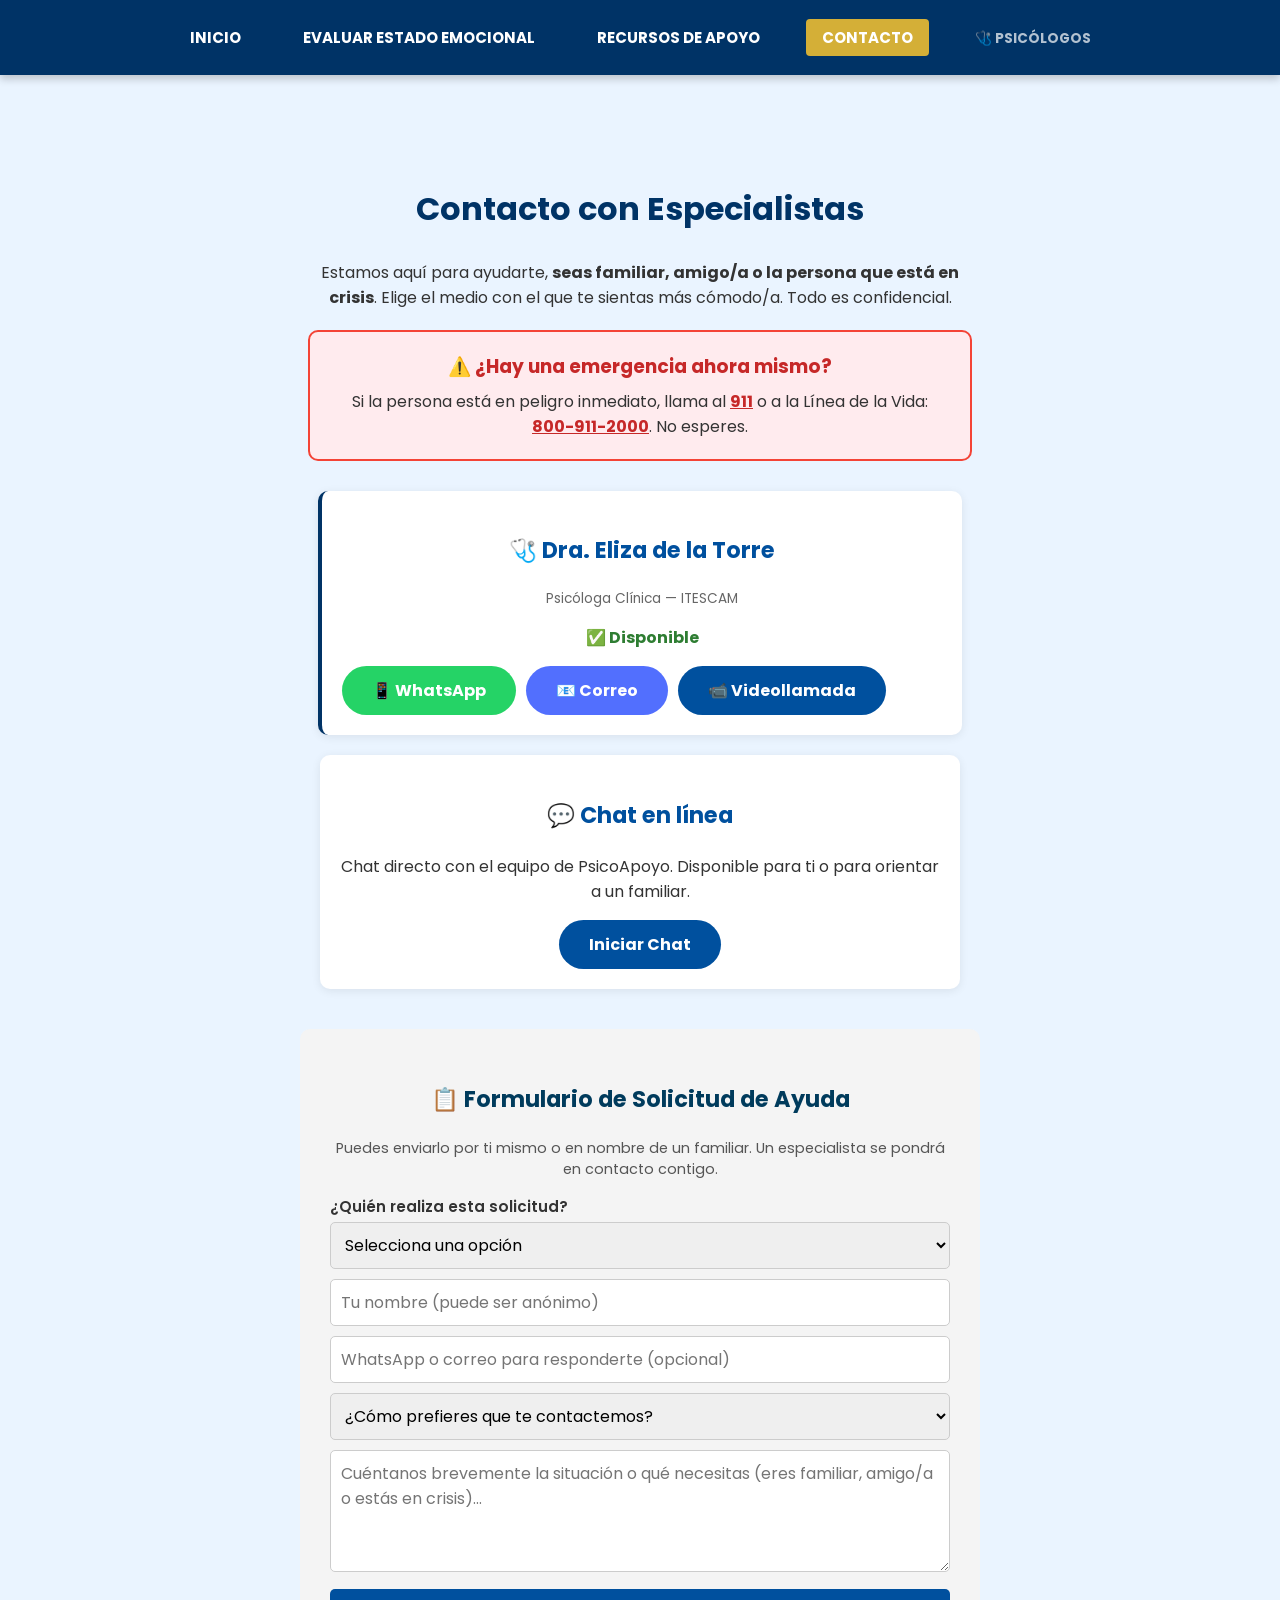
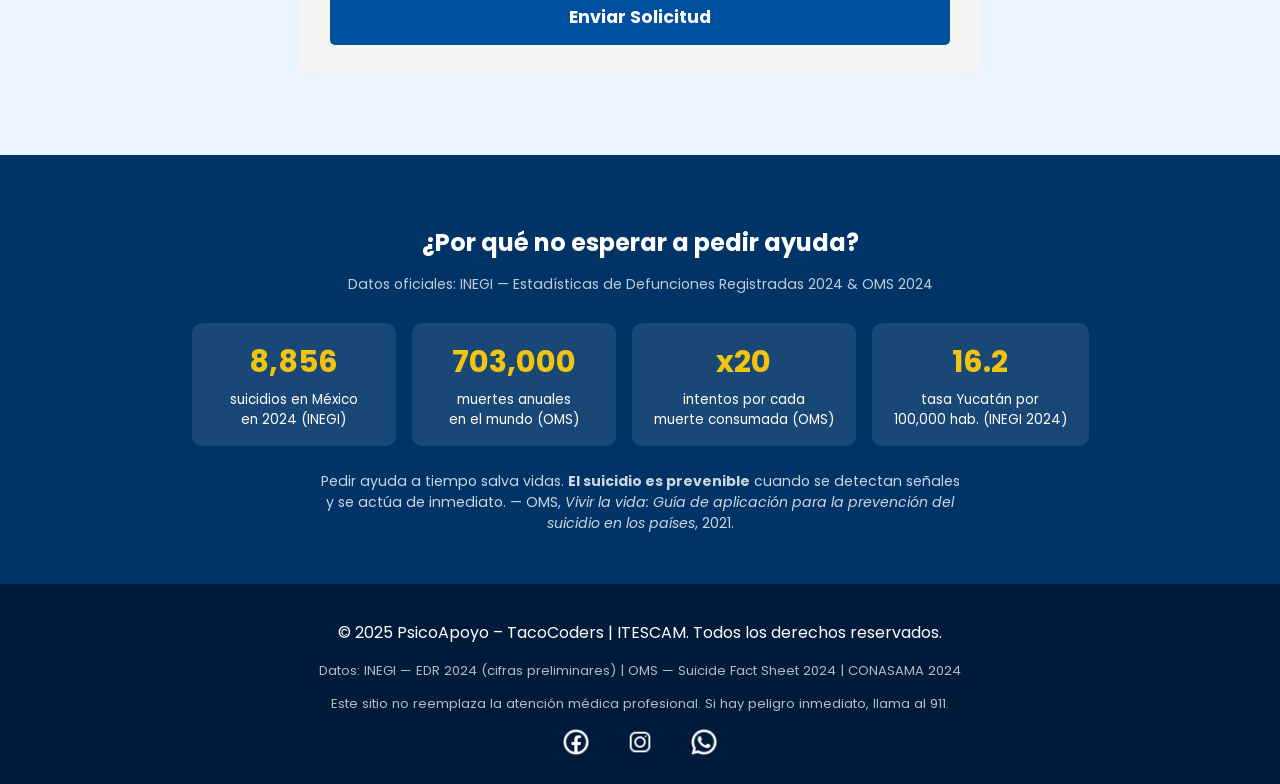
<file: contacto.html>
<!DOCTYPE html>
<html lang="es">
<head>
    <meta charset="UTF-8">
    <meta name="viewport" content="width=device-width, initial-scale=1.0">
    <title>Contacto - PsicoApoyo</title>
    <link rel="stylesheet" href="style.css">
    <link rel="preconnect" href="https://fonts.googleapis.com">
    <link href="https://fonts.googleapis.com/css2?family=Poppins:wght@300;400;600;700&display=swap" rel="stylesheet">
    <link rel="icon" href="assets/logo.png" type="image/png">
</head>
<body>
    <nav class="navbar fixed">
        <ul>
            <li><a href="index.html">Inicio</a></li>
            <li><a href="encuesta.html">Evaluar Estado Emocional</a></li>
            <li><a href="recursos.html">Recursos de Apoyo</a></li>
            <li><a href="contacto.html">Contacto</a></li>
            <li><a href="psicologo.html" style="opacity:0.7;font-size:0.85em;">🩺 Psicólogos</a></li>
        </ul>
    </nav>

    <section id="contacto" class="contact" style="background-color:#eaf4ff;padding-top:80px;">
        <div class="container">
            <h2 style="font-size:2em;color:#003366;margin-top:30px;">Contacto con Especialistas</h2>
            <p style="max-width:650px;margin:0 auto 20px;">
                Estamos aquí para ayudarte, <strong>seas familiar, amigo/a o la persona que está en crisis</strong>. Elige el medio con el que te sientas más cómodo/a. Todo es confidencial.
            </p>

            <!-- Alerta emergencia -->
            <div style="background-color:#ffebee;border:2px solid #f44336;border-radius:10px;padding:20px;margin:20px auto 30px;max-width:620px;">
                <h3 style="color:#c62828;margin:0 0 8px;">⚠️ ¿Hay una emergencia ahora mismo?</h3>
                <p style="margin:0;">Si la persona está en peligro inmediato, llama al <strong><a href="tel:911" style="color:#c62828;">911</a></strong> o a la Línea de la Vida: <strong><a href="tel:800-911-2000" style="color:#c62828;">800-911-2000</a></strong>. No esperes.</p>
            </div>

            <!-- Métodos de contacto — se cargan dinámicamente desde la BD -->
            <div id="contactos-psis">
              <!-- Cargando psicólogos... -->
              <div style="text-align:center;padding:30px;color:#aaa;">⏳ Cargando información de contacto...</div>
            </div>

            <!-- Chat siempre disponible -->
            <div class="contact-method">
                <h3>💬 Chat en línea</h3>
                <p>Chat directo con el equipo de PsicoApoyo. Disponible para ti o para orientar a un familiar.</p>
                <a href="#chat" class="btn btn-primary" onclick="abrirChat()">Iniciar Chat</a>
            </div>

            <!-- Formulario -->
            <div class="contact-form" style="margin-top:40px;max-width:620px;margin-left:auto;margin-right:auto;">
                <h3>📋 Formulario de Solicitud de Ayuda</h3>
                <p style="font-size:0.9em;color:#555;margin-bottom:15px;">Puedes enviarlo por ti mismo o en nombre de un familiar. Un especialista se pondrá en contacto contigo.</p>

                <!-- Aviso dinámico según nivel de encuesta -->
                <div id="aviso-nivel" style="display:none;"></div>

                <div>
                    <!-- Quién contacta -->
                    <label style="display:block;text-align:left;font-weight:600;margin-bottom:4px;font-size:0.95em;">¿Quién realiza esta solicitud?</label>
                    <select id="sel-quien" style="width:100%;padding:10px;margin:0 0 10px;border-radius:5px;border:1px solid #ccc;font-size:1em;box-sizing:border-box;font-family:'Poppins',sans-serif;">
                        <option value="">Selecciona una opción</option>
                        <option value="familiar">Soy familiar de alguien que necesita ayuda</option>
                        <option value="amigo">Soy amigo/a de alguien que necesita ayuda</option>
                        <option value="personal">Solicito ayuda para mí mismo/a</option>
                        <option value="profesional">Soy profesional de salud buscando orientación</option>
                    </select>

                    <input id="inp-nombre" type="text" placeholder="Tu nombre (puede ser anónimo)"
                        style="width:100%;padding:10px;margin:0 0 10px;border-radius:5px;border:1px solid #ccc;font-size:1em;box-sizing:border-box;font-family:'Poppins',sans-serif;">

                    <input id="inp-contacto" type="text" placeholder="WhatsApp o correo para responderte (opcional)"
                        style="width:100%;padding:10px;margin:0 0 10px;border-radius:5px;border:1px solid #ccc;font-size:1em;box-sizing:border-box;font-family:'Poppins',sans-serif;">

                    <select id="sel-medio" style="width:100%;padding:10px;margin:0 0 10px;border-radius:5px;border:1px solid #ccc;font-size:1em;box-sizing:border-box;font-family:'Poppins',sans-serif;">
                        <option value="">¿Cómo prefieres que te contactemos?</option>
                        <option>WhatsApp</option>
                        <option>Correo electrónico</option>
                        <option>Videollamada</option>
                    </select>

                    <textarea id="inp-mensaje" rows="4"
                        placeholder="Cuéntanos brevemente la situación o qué necesitas (eres familiar, amigo/a o estás en crisis)..."
                        style="width:100%;padding:10px;margin:0 0 10px;border-radius:5px;border:1px solid #ccc;font-size:1em;box-sizing:border-box;font-family:'Poppins',sans-serif;"></textarea>

                    <button id="btn-enviar-formulario" class="btn btn-primary"
                        onclick="enviarFormulario()"
                        style="width:100%;padding:15px;font-size:1.1em;">
                        Enviar Solicitud
                    </button>
                </div>
            </div>

            <!-- Chat flotante -->
            <div id="chat-box" style="display:none;position:fixed;bottom:20px;right:20px;width:330px;background:white;border-radius:15px;box-shadow:0 8px 30px rgba(0,0,0,0.2);z-index:9999;overflow:hidden;">
                <div style="background:#003366;color:white;padding:14px 18px;display:flex;justify-content:space-between;align-items:center;">
                    <span><strong>💬 Chat — PsicoApoyo</strong></span>
                    <span onclick="cerrarChat()" style="cursor:pointer;font-size:1.3em;line-height:1;">&#10005;</span>
                </div>
                <div id="mensajes" style="padding:15px;height:260px;overflow-y:auto;background:#f9f9f9;">
                    <div style="background:#003366;color:white;padding:10px 14px;border-radius:12px;margin-bottom:10px;font-size:0.88em;">
                        Hola 👋 Bienvenido/a a PsicoApoyo. Puedes escribirme si buscas ayuda para ti o para un familiar. ¿Cómo puedo orientarte?
                    </div>
                </div>
                <!-- Input de nombre — se muestra primero -->
                <div id="chat-nombre-area" style="padding:10px;display:none;gap:8px;background:white;border-top:1px solid #eee;">
                    <input id="inp-nombre-chat" type="text" placeholder="Tu nombre (puede ser anónimo)..."
                        style="flex:1;padding:8px 12px;border-radius:20px;border:1px solid #ccc;font-size:0.9em;font-family:'Poppins',sans-serif;"
                        onkeypress="if(event.key==='Enter') confirmarNombreChat()">
                    <button onclick="confirmarNombreChat()"
                        style="background:#003366;color:white;border:none;border-radius:20px;padding:8px 14px;cursor:pointer;font-size:.85em;font-family:'Poppins',sans-serif;">Entrar</button>
                </div>
                <!-- Input normal de mensajes -->
                <div id="chat-input-area" style="padding:10px;display:flex;gap:8px;background:white;border-top:1px solid #eee;">
                    <input id="msg-input" type="text" placeholder="Escribe aquí..."
                        style="flex:1;padding:8px 12px;border-radius:20px;border:1px solid #ccc;font-size:0.9em;font-family:'Poppins',sans-serif;"
                        onkeypress="if(event.key==='Enter') enviarMensaje()">
                    <button onclick="enviarMensaje()"
                        style="background:#003366;color:white;border:none;border-radius:50%;width:36px;height:36px;cursor:pointer;font-size:1.1em;flex-shrink:0;">&#10148;</button>
                </div>
            </div>
        </div>
    </section>

    <!-- Por qué no esperar — datos reales -->
    <section style="background:#003366;color:white;padding:50px 20px;text-align:center;">
        <div class="container">
            <h2 style="color:white;margin-bottom:8px;">¿Por qué no esperar a pedir ayuda?</h2>
            <p style="opacity:0.75;font-size:0.88em;margin-bottom:28px;">
                Datos oficiales: INEGI — Estadísticas de Defunciones Registradas 2024 &amp; OMS 2024
            </p>
            <div style="display:flex;flex-wrap:wrap;gap:16px;justify-content:center;margin-bottom:25px;">
                <div style="background:rgba(255,255,255,0.1);border-radius:10px;padding:16px 22px;min-width:160px;">
                    <div style="font-size:1.9em;font-weight:700;color:#f1c40f;">8,856</div>
                    <p style="margin:5px 0 0;font-size:0.84em;">suicidios en México<br>en 2024 (INEGI)</p>
                </div>
                <div style="background:rgba(255,255,255,0.1);border-radius:10px;padding:16px 22px;min-width:160px;">
                    <div style="font-size:1.9em;font-weight:700;color:#f1c40f;">703,000</div>
                    <p style="margin:5px 0 0;font-size:0.84em;">muertes anuales<br>en el mundo (OMS)</p>
                </div>
                <div style="background:rgba(255,255,255,0.1);border-radius:10px;padding:16px 22px;min-width:160px;">
                    <div style="font-size:1.9em;font-weight:700;color:#f1c40f;">x20</div>
                    <p style="margin:5px 0 0;font-size:0.84em;">intentos por cada<br>muerte consumada (OMS)</p>
                </div>
                <div style="background:rgba(255,255,255,0.1);border-radius:10px;padding:16px 22px;min-width:160px;">
                    <div style="font-size:1.9em;font-weight:700;color:#f1c40f;">16.2</div>
                    <p style="margin:5px 0 0;font-size:0.84em;">tasa Yucatán por<br>100,000 hab. (INEGI 2024)</p>
                </div>
            </div>
            <p style="font-size:0.88em;opacity:0.8;max-width:650px;margin:0 auto;">
                Pedir ayuda a tiempo salva vidas. <strong>El suicidio es prevenible</strong> cuando se detectan señales y se actúa de inmediato.
                — OMS, <em>Vivir la vida: Guía de aplicación para la prevención del suicidio en los países</em>, 2021.
            </p>
        </div>
    </section>

    <footer style="background-color:#001a3a;color:white;padding:20px 0;margin-top:0;">
        <div class="container">
            <p>&copy; 2025 PsicoApoyo – TacoCoders | ITESCAM. Todos los derechos reservados.</p>
            <p style="font-size:0.82em;opacity:0.7;">Datos: INEGI — EDR 2024 (cifras preliminares) | OMS — Suicide Fact Sheet 2024 | CONASAMA 2024</p>
            <p style="font-size:0.82em;opacity:0.7;">Este sitio no reemplaza la atención médica profesional. Si hay peligro inmediato, llama al 911.</p>
            <div class="social-media">
                <a href="#" target="_blank"><img src="assets/facebook-icon.png" alt="Facebook"></a>
                <a href="#" target="_blank"><img src="assets/instagram-icon.png" alt="Instagram"></a>
                <a href="https://wa.me/529999000000" target="_blank"><img src="assets/whatsapp-icon.png" alt="WhatsApp"></a>
            </div>
        </div>
    </footer>
    
    <script src="app.js"></script>
</body>
</html>
</file>
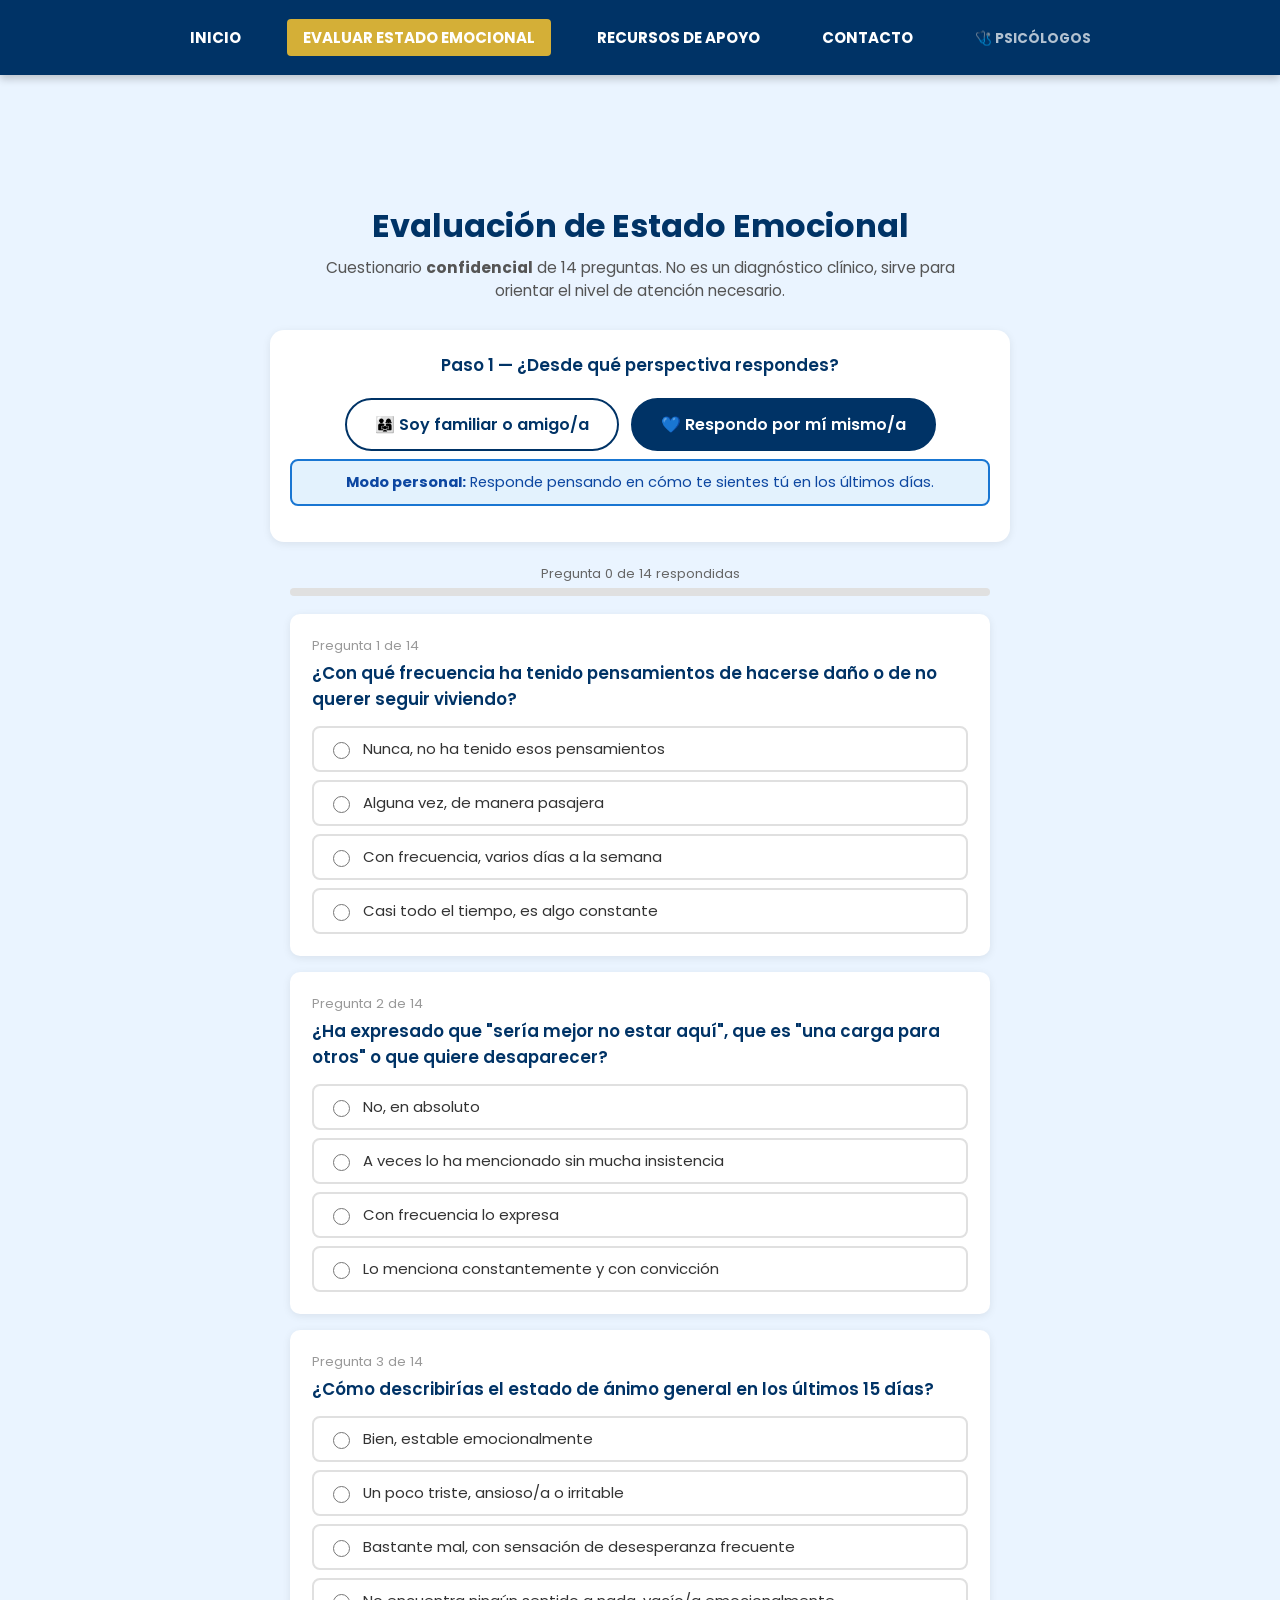
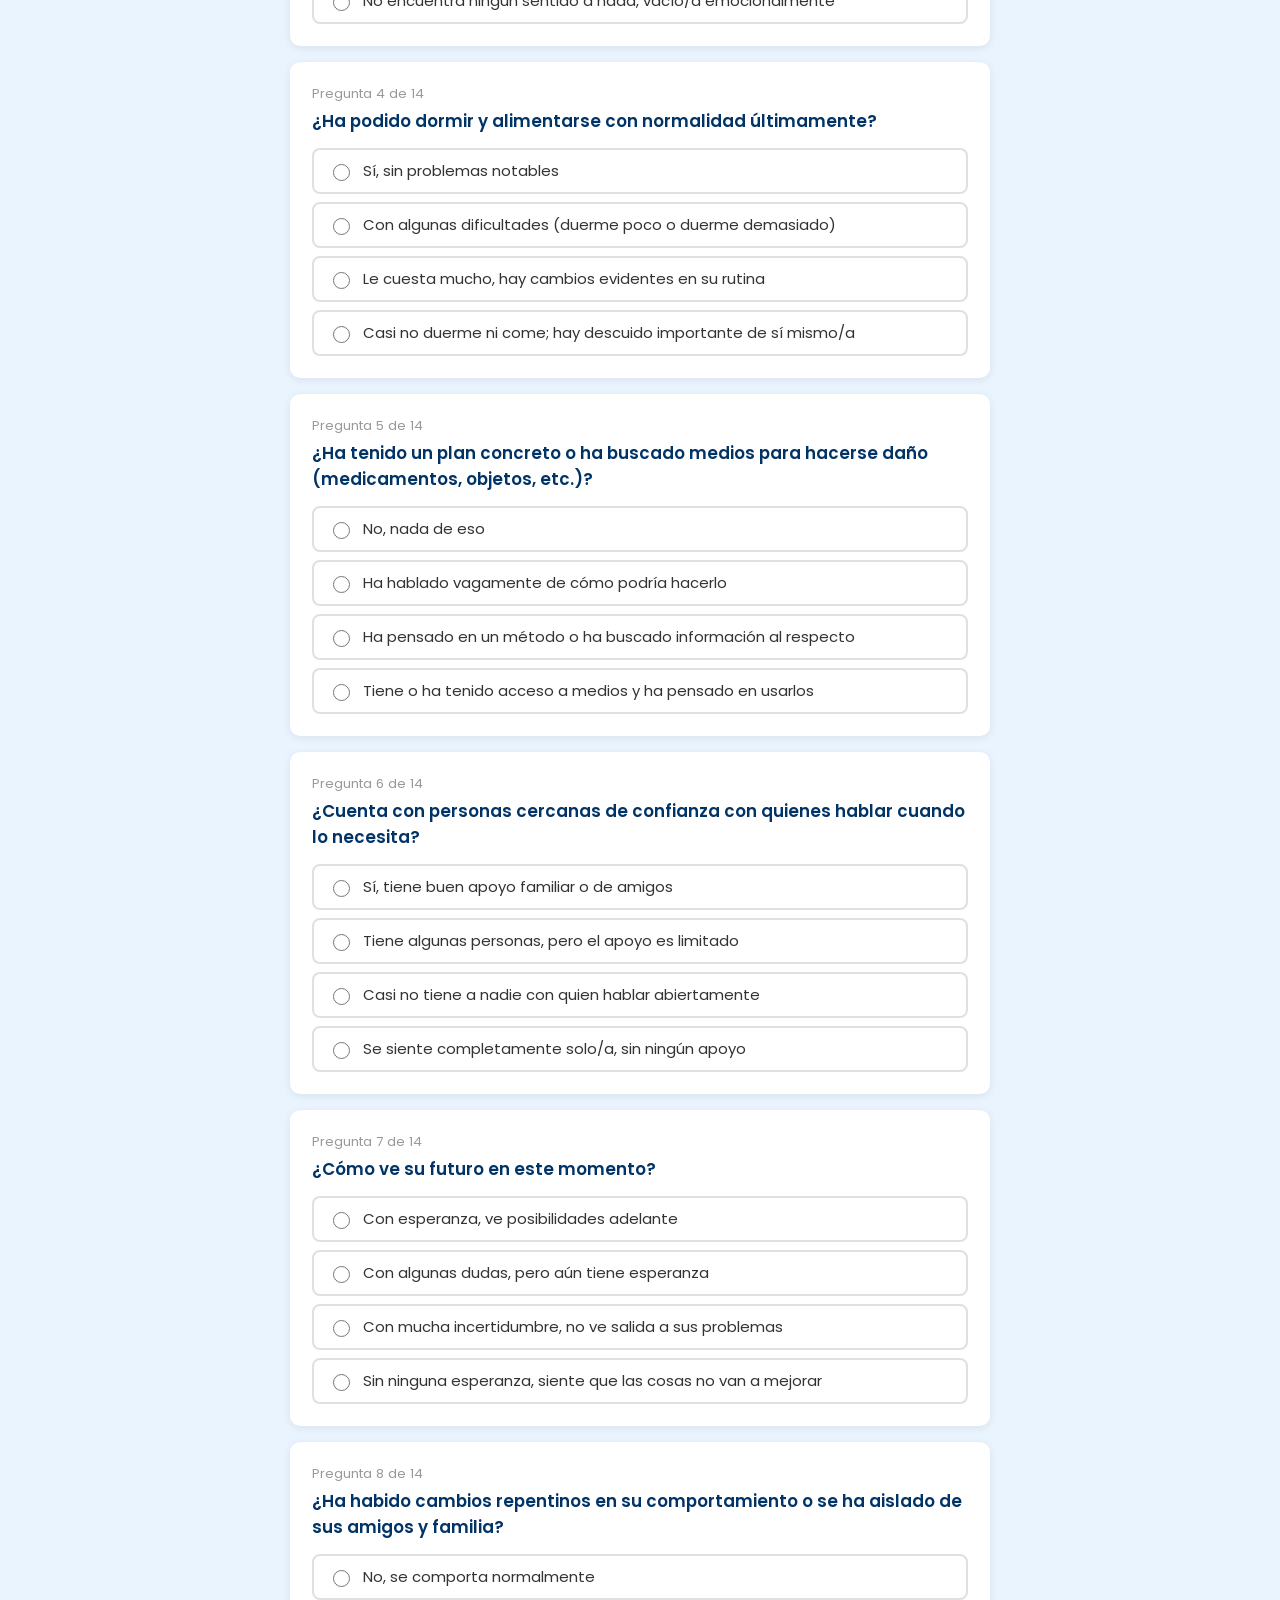
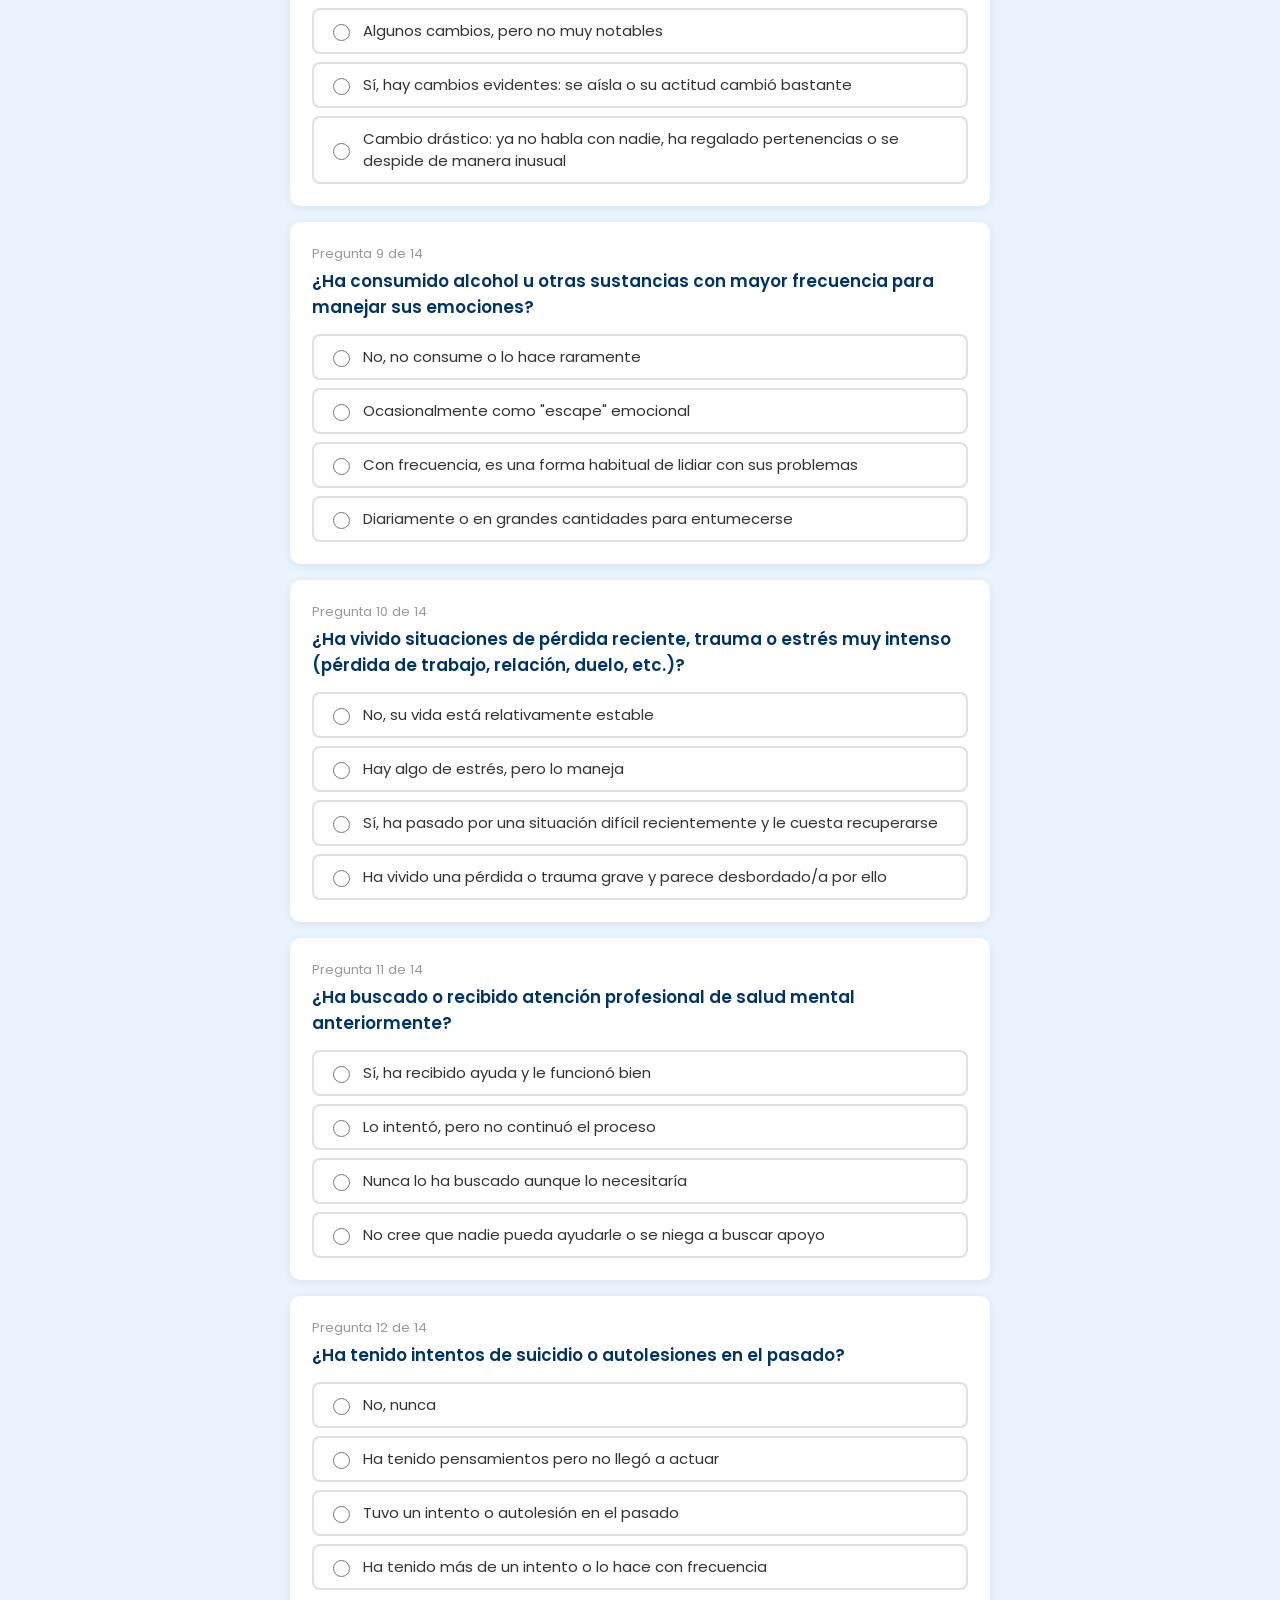
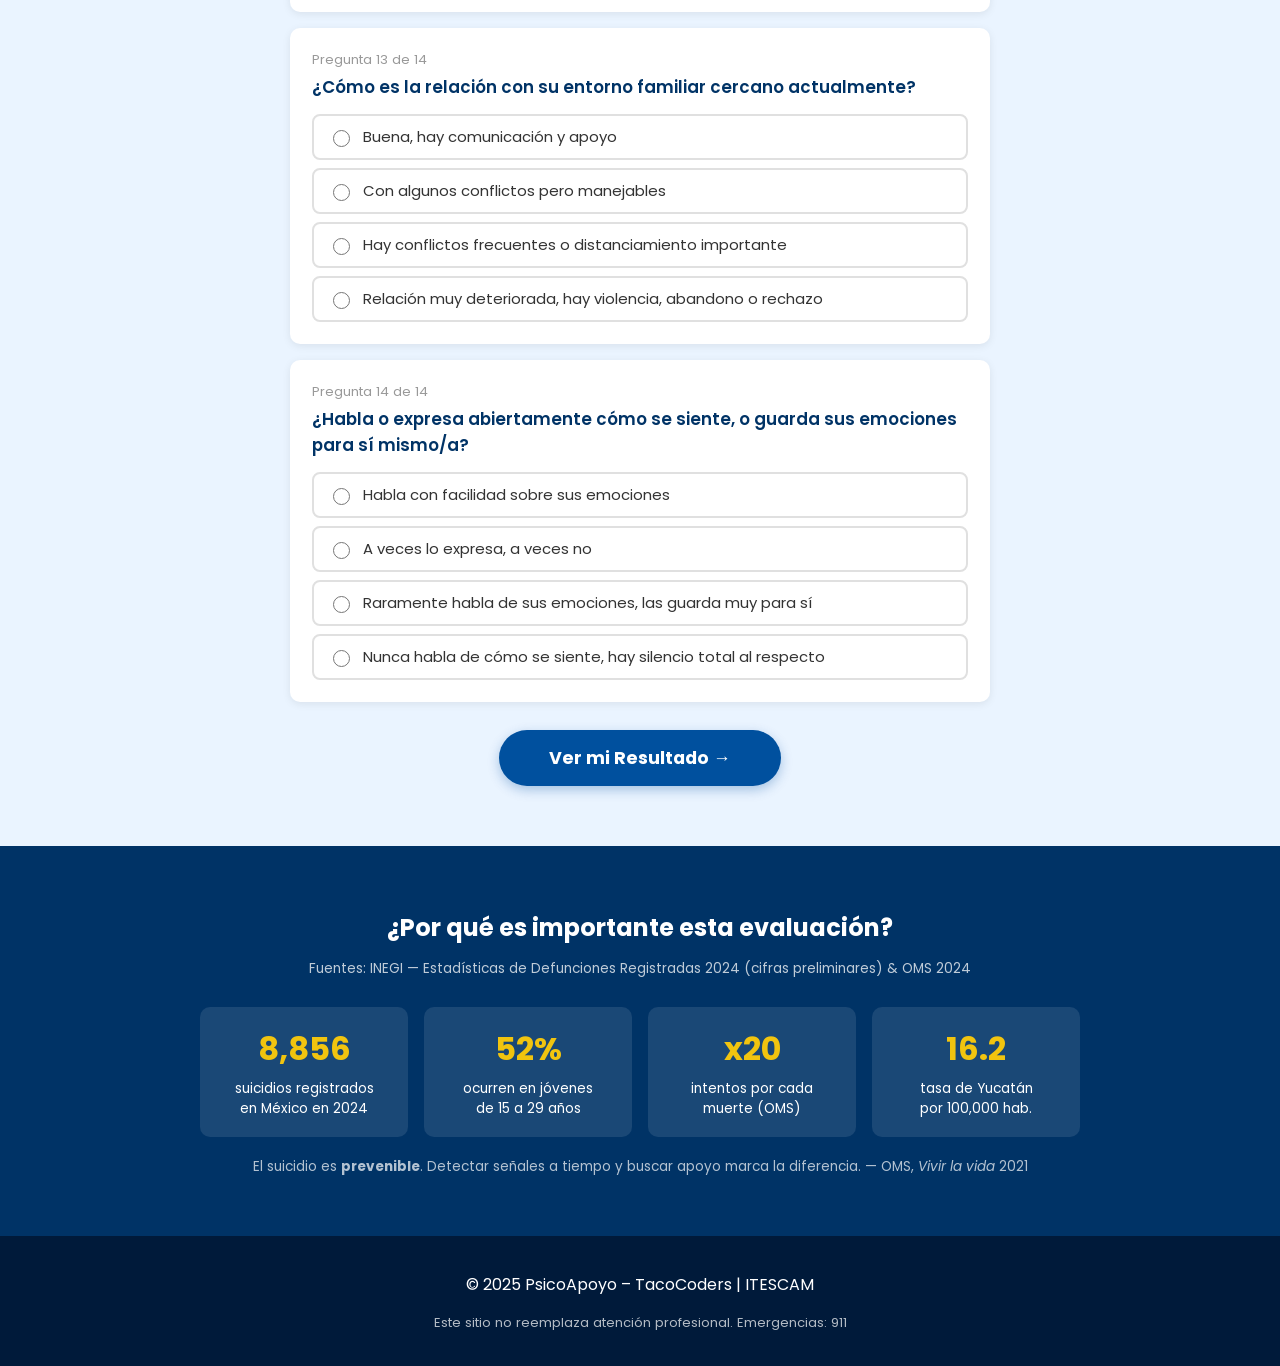
<file: encuesta.html>
<!DOCTYPE html>
<html lang="es">
<head>
<meta charset="UTF-8">
<meta name="viewport" content="width=device-width, initial-scale=1.0">
<title>Evaluación Emocional - PsicoApoyo</title>
<link rel="stylesheet" href="style.css">
<link href="https://fonts.googleapis.com/css2?family=Poppins:wght@300;400;600;700&display=swap" rel="stylesheet">
<style>
body { font-family: 'Poppins', sans-serif; }

/* PERSPECTIVA */
.persp-btns { display:flex; flex-wrap:wrap; gap:12px; justify-content:center; margin:20px 0 8px; }
.persp-btn {
  padding:12px 28px; border-radius:50px; border:2px solid #003366;
  background:white; color:#003366; font-weight:600; font-size:1em;
  cursor:pointer; font-family:'Poppins',sans-serif; transition:all 0.2s;
}
.persp-btn.activo { background:#003366; color:white; }
#aviso-persp { display:none; max-width:700px; margin:0 auto 18px; padding:12px 16px; border-radius:8px; font-size:0.93em; }

/* PREGUNTAS */
.pregunta-card {
  background:white; border-radius:10px; padding:22px;
  margin-bottom:16px; box-shadow:0 2px 8px rgba(0,0,0,0.08); text-align:left;
}
.pregunta-num   { font-size:0.82em; color:#999; margin:0 0 4px; }
.pregunta-texto { font-size:1.05em; font-weight:600; color:#003366; margin:0 0 14px; }
.opciones { display:flex; flex-direction:column; gap:8px; }
.opciones label {
  display:flex; align-items:center; gap:10px;
  padding:10px 14px; border-radius:8px; border:2px solid #e0e0e0;
  cursor:pointer; font-size:0.93em; transition:all 0.15s;
}
.opciones label:hover { border-color:#003366; background:#eaf4ff; }
.opciones label.ok { background:#dbeafe !important; border-color:#003366 !important; font-weight:600; }
.opciones input[type=radio] { width:17px; height:17px; accent-color:#003366; flex-shrink:0; }

#err-msg {
  display:none; background:#ffebee; border:2px solid #e53935;
  border-radius:8px; padding:12px; margin:10px auto 15px;
  color:#b71c1c; font-weight:600; text-align:center; max-width:700px;
}

/* RESULTADO */
#resultado { display:none; max-width:700px; margin:40px auto 20px; border-radius:16px; padding:35px 25px; text-align:center; }
.badge { display:inline-block; border-radius:20px; padding:5px 16px; font-size:0.82em; font-weight:600; margin-bottom:15px; }

/* SEMÁFORO */
.sema { display:inline-flex; flex-direction:column; align-items:center; background:#1a1a1a; border-radius:20px; padding:16px 20px; gap:12px; margin-bottom:18px; }
.sema-fila { display:flex; flex-direction:column; align-items:center; gap:4px; }
.sema-circulo { width:52px; height:52px; border-radius:50%; }
.sema-txt { font-size:0.62em; font-weight:700; letter-spacing:1px; }

.res-titulo { font-size:1.7em; font-weight:700; margin:0 0 12px; }
.res-desc   { font-size:1em; color:#444; margin:0 auto 18px; max-width:580px; line-height:1.6; }

.recs-caja { background:white; border-radius:10px; padding:20px 22px; text-align:left; margin:14px 0; }
.recs-caja h3 { margin:0 0 12px; font-size:1.05em; }
.rec-fila { display:flex; gap:10px; margin:9px 0; font-size:0.93em; line-height:1.5; }
.rec-fila .ico { flex-shrink:0; }

.res-btns { display:flex; flex-wrap:wrap; gap:10px; justify-content:center; margin-top:18px; }
.res-btns a {
  display:inline-block; padding:12px 24px; border-radius:50px;
  font-weight:700; text-decoration:none; font-size:0.92em;
  font-family:'Poppins',sans-serif; border:none; cursor:pointer;
}
.res-btns a.azul { background:#00509e; color:white; }
.res-btns a.gris { background:#6c757d; color:white; }
.res-btns a.rojo { background:#e53935; color:white; }

.nota-legal { font-size:0.76em; color:#aaa; margin-top:18px; }
.btn-volver { margin-top:14px; background:#546e7a; color:white; border:none; border-radius:50px; padding:10px 26px; font-size:0.88em; cursor:pointer; font-family:'Poppins',sans-serif; }
.btn-volver:hover { background:#37474f; }

/* BANNER EMERGENCIA */
#banner-sos {
  display:none; position:fixed; bottom:0; left:0; right:0;
  background:#c62828; color:white; padding:12px 20px; z-index:9999;
  align-items:center; justify-content:center;
  flex-wrap:wrap; gap:10px; font-weight:600; font-size:0.93em;
  box-shadow:0 -3px 12px rgba(0,0,0,.3);
}
#banner-sos a { color:white; background:rgba(255,255,255,.2); padding:5px 14px; border-radius:20px; text-decoration:none; font-weight:700; }
#banner-sos button { background:transparent; border:1px solid white; color:white; border-radius:50%; width:26px; height:26px; cursor:pointer; font-size:0.9em; }

/* barra de progreso */
#barra-prog-wrap { max-width:700px; margin:0 auto 18px; }
#barra-prog-txt { font-size:0.82em; color:#666; margin-bottom:4px; }
#barra-prog { height:8px; background:#e0e0e0; border-radius:10px; overflow:hidden; }
#barra-prog-inner { height:8px; background:#003366; border-radius:10px; transition:width 0.3s; width:0%; }

@media(max-width:600px){
  .sema { flex-direction:row; border-radius:40px; gap:14px; padding:12px 16px; }
  .sema-circulo { width:40px; height:40px; }
  .res-btns { flex-direction:column; align-items:center; }
  .res-btns a { width:88%; text-align:center; }
}
</style>
</head>
<body>

<nav class="navbar fixed">
  <ul>
    <li><a href="index.html">Inicio</a></li>
    <li><a href="encuesta.html">Evaluar Estado Emocional</a></li>
    <li><a href="recursos.html">Recursos de Apoyo</a></li>
    <li><a href="contacto.html">Contacto</a></li>
    <li><a href="psicologo.html" style="opacity:0.7;font-size:0.85em;">🩺 Psicólogos</a></li>
  </ul>
</nav>

<section style="background:#eaf4ff; padding:100px 20px 60px;">
<div class="container">

  <h2 style="color:#003366; text-align:center; font-size:2em; margin-bottom:6px;">
    Evaluación de Estado Emocional
  </h2>
  <p style="text-align:center; color:#555; max-width:680px; margin:0 auto 28px; font-size:0.97em;">
    Cuestionario <strong>confidencial</strong> de 14 preguntas. No es un diagnóstico clínico,
    sirve para orientar el nivel de atención necesario.
  </p>

  <!-- PERSPECTIVA -->
  <div style="max-width:700px; margin:0 auto; text-align:center; background:white; border-radius:14px; padding:22px 20px 18px; box-shadow:0 2px 8px rgba(0,0,0,0.08); margin-bottom:22px;">
    <p style="font-weight:600; color:#003366; margin:0 0 12px; font-size:1.05em;">Paso 1 — ¿Desde qué perspectiva respondes?</p>
    <div class="persp-btns">
      <button class="persp-btn" id="btn-fam" onclick="setPersp('familiar')">
        👨‍👩‍👧 Soy familiar o amigo/a
      </button>
      <button class="persp-btn" id="btn-per" onclick="setPersp('personal')">
        💙 Respondo por mí mismo/a
      </button>
    </div>
    <div id="aviso-persp"></div>
  </div>

  <!-- BARRA DE PROGRESO -->
  <div id="barra-prog-wrap">
    <p id="barra-prog-txt">Pregunta 0 de 14 respondidas</p>
    <div id="barra-prog"><div id="barra-prog-inner"></div></div>
  </div>

  <!-- ERROR -->
  <div id="err-msg"></div>

  <!-- FORMULARIO -->
  <div id="form-enc" style="max-width:700px; margin:0 auto;">

    <div class="pregunta-card" id="card-q1">
      <p class="pregunta-num">Pregunta 1 de 14</p>
      <p class="pregunta-texto">¿Con qué frecuencia ha tenido pensamientos de hacerse daño o de no querer seguir viviendo?</p>
      <div class="opciones">
        <label><input type="radio" name="q1" value="0"> Nunca, no ha tenido esos pensamientos</label>
        <label><input type="radio" name="q1" value="1"> Alguna vez, de manera pasajera</label>
        <label><input type="radio" name="q1" value="2"> Con frecuencia, varios días a la semana</label>
        <label><input type="radio" name="q1" value="3"> Casi todo el tiempo, es algo constante</label>
      </div>
    </div>

    <div class="pregunta-card" id="card-q2">
      <p class="pregunta-num">Pregunta 2 de 14</p>
      <p class="pregunta-texto">¿Ha expresado que "sería mejor no estar aquí", que es "una carga para otros" o que quiere desaparecer?</p>
      <div class="opciones">
        <label><input type="radio" name="q2" value="0"> No, en absoluto</label>
        <label><input type="radio" name="q2" value="1"> A veces lo ha mencionado sin mucha insistencia</label>
        <label><input type="radio" name="q2" value="2"> Con frecuencia lo expresa</label>
        <label><input type="radio" name="q2" value="3"> Lo menciona constantemente y con convicción</label>
      </div>
    </div>

    <div class="pregunta-card" id="card-q3">
      <p class="pregunta-num">Pregunta 3 de 14</p>
      <p class="pregunta-texto">¿Cómo describirías el estado de ánimo general en los últimos 15 días?</p>
      <div class="opciones">
        <label><input type="radio" name="q3" value="0"> Bien, estable emocionalmente</label>
        <label><input type="radio" name="q3" value="1"> Un poco triste, ansioso/a o irritable</label>
        <label><input type="radio" name="q3" value="2"> Bastante mal, con sensación de desesperanza frecuente</label>
        <label><input type="radio" name="q3" value="3"> No encuentra ningún sentido a nada, vacío/a emocionalmente</label>
      </div>
    </div>

    <div class="pregunta-card" id="card-q4">
      <p class="pregunta-num">Pregunta 4 de 14</p>
      <p class="pregunta-texto">¿Ha podido dormir y alimentarse con normalidad últimamente?</p>
      <div class="opciones">
        <label><input type="radio" name="q4" value="0"> Sí, sin problemas notables</label>
        <label><input type="radio" name="q4" value="1"> Con algunas dificultades (duerme poco o duerme demasiado)</label>
        <label><input type="radio" name="q4" value="2"> Le cuesta mucho, hay cambios evidentes en su rutina</label>
        <label><input type="radio" name="q4" value="3"> Casi no duerme ni come; hay descuido importante de sí mismo/a</label>
      </div>
    </div>

    <div class="pregunta-card" id="card-q5">
      <p class="pregunta-num">Pregunta 5 de 14</p>
      <p class="pregunta-texto">¿Ha tenido un plan concreto o ha buscado medios para hacerse daño (medicamentos, objetos, etc.)?</p>
      <div class="opciones">
        <label><input type="radio" name="q5" value="0"> No, nada de eso</label>
        <label><input type="radio" name="q5" value="1"> Ha hablado vagamente de cómo podría hacerlo</label>
        <label><input type="radio" name="q5" value="2"> Ha pensado en un método o ha buscado información al respecto</label>
        <label><input type="radio" name="q5" value="3"> Tiene o ha tenido acceso a medios y ha pensado en usarlos</label>
      </div>
    </div>

    <div class="pregunta-card" id="card-q6">
      <p class="pregunta-num">Pregunta 6 de 14</p>
      <p class="pregunta-texto">¿Cuenta con personas cercanas de confianza con quienes hablar cuando lo necesita?</p>
      <div class="opciones">
        <label><input type="radio" name="q6" value="0"> Sí, tiene buen apoyo familiar o de amigos</label>
        <label><input type="radio" name="q6" value="1"> Tiene algunas personas, pero el apoyo es limitado</label>
        <label><input type="radio" name="q6" value="2"> Casi no tiene a nadie con quien hablar abiertamente</label>
        <label><input type="radio" name="q6" value="3"> Se siente completamente solo/a, sin ningún apoyo</label>
      </div>
    </div>

    <div class="pregunta-card" id="card-q7">
      <p class="pregunta-num">Pregunta 7 de 14</p>
      <p class="pregunta-texto">¿Cómo ve su futuro en este momento?</p>
      <div class="opciones">
        <label><input type="radio" name="q7" value="0"> Con esperanza, ve posibilidades adelante</label>
        <label><input type="radio" name="q7" value="1"> Con algunas dudas, pero aún tiene esperanza</label>
        <label><input type="radio" name="q7" value="2"> Con mucha incertidumbre, no ve salida a sus problemas</label>
        <label><input type="radio" name="q7" value="3"> Sin ninguna esperanza, siente que las cosas no van a mejorar</label>
      </div>
    </div>

    <div class="pregunta-card" id="card-q8">
      <p class="pregunta-num">Pregunta 8 de 14</p>
      <p class="pregunta-texto">¿Ha habido cambios repentinos en su comportamiento o se ha aislado de sus amigos y familia?</p>
      <div class="opciones">
        <label><input type="radio" name="q8" value="0"> No, se comporta normalmente</label>
        <label><input type="radio" name="q8" value="1"> Algunos cambios, pero no muy notables</label>
        <label><input type="radio" name="q8" value="2"> Sí, hay cambios evidentes: se aísla o su actitud cambió bastante</label>
        <label><input type="radio" name="q8" value="3"> Cambio drástico: ya no habla con nadie, ha regalado pertenencias o se despide de manera inusual</label>
      </div>
    </div>

    <div class="pregunta-card" id="card-q9">
      <p class="pregunta-num">Pregunta 9 de 14</p>
      <p class="pregunta-texto">¿Ha consumido alcohol u otras sustancias con mayor frecuencia para manejar sus emociones?</p>
      <div class="opciones">
        <label><input type="radio" name="q9" value="0"> No, no consume o lo hace raramente</label>
        <label><input type="radio" name="q9" value="1"> Ocasionalmente como "escape" emocional</label>
        <label><input type="radio" name="q9" value="2"> Con frecuencia, es una forma habitual de lidiar con sus problemas</label>
        <label><input type="radio" name="q9" value="3"> Diariamente o en grandes cantidades para entumecerse</label>
      </div>
    </div>

    <div class="pregunta-card" id="card-q10">
      <p class="pregunta-num">Pregunta 10 de 14</p>
      <p class="pregunta-texto">¿Ha vivido situaciones de pérdida reciente, trauma o estrés muy intenso (pérdida de trabajo, relación, duelo, etc.)?</p>
      <div class="opciones">
        <label><input type="radio" name="q10" value="0"> No, su vida está relativamente estable</label>
        <label><input type="radio" name="q10" value="1"> Hay algo de estrés, pero lo maneja</label>
        <label><input type="radio" name="q10" value="2"> Sí, ha pasado por una situación difícil recientemente y le cuesta recuperarse</label>
        <label><input type="radio" name="q10" value="3"> Ha vivido una pérdida o trauma grave y parece desbordado/a por ello</label>
      </div>
    </div>

    <div class="pregunta-card" id="card-q11">
      <p class="pregunta-num">Pregunta 11 de 14</p>
      <p class="pregunta-texto">¿Ha buscado o recibido atención profesional de salud mental anteriormente?</p>
      <div class="opciones">
        <label><input type="radio" name="q11" value="0"> Sí, ha recibido ayuda y le funcionó bien</label>
        <label><input type="radio" name="q11" value="1"> Lo intentó, pero no continuó el proceso</label>
        <label><input type="radio" name="q11" value="2"> Nunca lo ha buscado aunque lo necesitaría</label>
        <label><input type="radio" name="q11" value="3"> No cree que nadie pueda ayudarle o se niega a buscar apoyo</label>
      </div>
    </div>

    <div class="pregunta-card" id="card-q12">
      <p class="pregunta-num">Pregunta 12 de 14</p>
      <p class="pregunta-texto">¿Ha tenido intentos de suicidio o autolesiones en el pasado?</p>
      <div class="opciones">
        <label><input type="radio" name="q12" value="0"> No, nunca</label>
        <label><input type="radio" name="q12" value="1"> Ha tenido pensamientos pero no llegó a actuar</label>
        <label><input type="radio" name="q12" value="2"> Tuvo un intento o autolesión en el pasado</label>
        <label><input type="radio" name="q12" value="3"> Ha tenido más de un intento o lo hace con frecuencia</label>
      </div>
    </div>

    <div class="pregunta-card" id="card-q13">
      <p class="pregunta-num">Pregunta 13 de 14</p>
      <p class="pregunta-texto">¿Cómo es la relación con su entorno familiar cercano actualmente?</p>
      <div class="opciones">
        <label><input type="radio" name="q13" value="0"> Buena, hay comunicación y apoyo</label>
        <label><input type="radio" name="q13" value="1"> Con algunos conflictos pero manejables</label>
        <label><input type="radio" name="q13" value="2"> Hay conflictos frecuentes o distanciamiento importante</label>
        <label><input type="radio" name="q13" value="3"> Relación muy deteriorada, hay violencia, abandono o rechazo</label>
      </div>
    </div>

    <div class="pregunta-card" id="card-q14">
      <p class="pregunta-num">Pregunta 14 de 14</p>
      <p class="pregunta-texto">¿Habla o expresa abiertamente cómo se siente, o guarda sus emociones para sí mismo/a?</p>
      <div class="opciones">
        <label><input type="radio" name="q14" value="0"> Habla con facilidad sobre sus emociones</label>
        <label><input type="radio" name="q14" value="1"> A veces lo expresa, a veces no</label>
        <label><input type="radio" name="q14" value="2"> Raramente habla de sus emociones, las guarda muy para sí</label>
        <label><input type="radio" name="q14" value="3"> Nunca habla de cómo se siente, hay silencio total al respecto</label>
      </div>
    </div>

    <div style="text-align:center; margin-top:28px;">
      <button
        onclick="calcular()"
        style="background:#00509e; color:white; border:none; border-radius:50px;
               padding:15px 50px; font-size:1.1em; font-weight:700;
               cursor:pointer; font-family:'Poppins',sans-serif;
               box-shadow:0 4px 12px rgba(0,80,158,.3);">
        Ver mi Resultado →
      </button>
    </div>

  </div><!-- fin form-enc -->

  <!-- RESULTADO -->
  <div id="resultado"></div>

</div>
</section>

<!-- CIFRAS REALES — INEGI 2024 / OMS -->
<section style="background:#003366;color:white;padding:45px 20px;text-align:center;">
  <div class="container">
    <h2 style="color:white;margin-bottom:6px;font-size:1.5em;">¿Por qué es importante esta evaluación?</h2>
    <p style="opacity:0.75;font-size:0.85em;margin-bottom:28px;">
      Fuentes: INEGI — Estadísticas de Defunciones Registradas 2024 (cifras preliminares) &amp; OMS 2024
    </p>
    <div style="display:flex;flex-wrap:wrap;gap:16px;justify-content:center;">
      <div style="background:rgba(255,255,255,0.1);border-radius:10px;padding:18px 24px;min-width:160px;max-width:200px;">
        <div style="font-size:2em;font-weight:700;color:#f1c40f;">8,856</div>
        <p style="margin:6px 0 0;font-size:0.85em;">suicidios registrados<br>en México en 2024</p>
      </div>
      <div style="background:rgba(255,255,255,0.1);border-radius:10px;padding:18px 24px;min-width:160px;max-width:200px;">
        <div style="font-size:2em;font-weight:700;color:#f1c40f;">52%</div>
        <p style="margin:6px 0 0;font-size:0.85em;">ocurren en jóvenes<br>de 15 a 29 años</p>
      </div>
      <div style="background:rgba(255,255,255,0.1);border-radius:10px;padding:18px 24px;min-width:160px;max-width:200px;">
        <div style="font-size:2em;font-weight:700;color:#f1c40f;">x20</div>
        <p style="margin:6px 0 0;font-size:0.85em;">intentos por cada<br>muerte (OMS)</p>
      </div>
      <div style="background:rgba(255,255,255,0.1);border-radius:10px;padding:18px 24px;min-width:160px;max-width:200px;">
        <div style="font-size:2em;font-weight:700;color:#f1c40f;">16.2</div>
        <p style="margin:6px 0 0;font-size:0.85em;">tasa de Yucatán<br>por 100,000 hab.</p>
      </div>
    </div>
    <p style="margin-top:20px;font-size:0.85em;opacity:0.7;">
      El suicidio es <strong>prevenible</strong>. Detectar señales a tiempo y buscar apoyo marca la diferencia. — OMS, <em>Vivir la vida</em> 2021
    </p>
  </div>
</section>

<!-- BANNER EMERGENCIA -->
<div id="banner-sos">
  <span>🆘 ¿Necesitas ayuda ahora?</span>
  <a href="tel:8009112000">📞 800-911-2000</a>
  <a href="tel:5552598121">📞 SAPTEL</a>
  <a href="tel:911">🚨 911</a>
  <button onclick="document.getElementById('banner-sos').style.display='none'">✕</button>
</div>

<footer style="background:#001a3a; color:white; padding:20px 0; text-align:center;">
  <p>&copy; 2025 PsicoApoyo – TacoCoders | ITESCAM</p>
  <p style="font-size:0.82em; opacity:0.7;">Este sitio no reemplaza atención profesional. Emergencias: 911</p>
</footer>

<script>
// =========================================================
// DATOS POR PERSPECTIVA Y NIVEL
// =========================================================
var PERSP = 'personal';

var DATOS = {
  personal: {
    verde: {
      titulo: '🟢 Riesgo Bajo — Estás Bien',
      desc: 'Las respuestas indican que tu estado emocional es estable en este momento. No se detectan señales de alarma inmediatas.',
      tituloRec: 'Recomendaciones para mantener tu bienestar:',
      recs: [
        ['🧘','Mantén rutinas saludables: sueño regular, alimentación balanceada y actividad física.'],
        ['💬','Habla con personas de confianza cuando sientas que algo te pesa.'],
        ['📱','Si en algún momento sientes que tu estado emocional cambia, vuelve a evaluar o busca orientación.'],
        ['🌱','Practica actividades que te den bienestar: ejercicio, hobbies, tiempo en naturaleza.'],
        ['📚','Considera aprender sobre inteligencia emocional y manejo del estrés.']
      ],
      btns: [
        {t:'Ver recursos de bienestar', h:'recursos.html', cls:'azul'},
        {t:'Inicio', h:'index.html', cls:'gris'}
      ]
    },
    amarillo: {
      titulo: '🟡 Riesgo Medio — Atención Recomendada',
      desc: 'Hay señales que merecen atención. No estás en crisis inmediata, pero es importante que busques apoyo antes de que la situación avance.',
      tituloRec: 'Pasos recomendados:',
      recs: [
        ['💙','Habla con alguien de confianza sobre cómo te sientes. No cargues esto solo/a.'],
        ['🩺','Busca orientación con un psicólogo o médico. Pedir ayuda es un acto de fortaleza.'],
        ['📞','Si en algún momento sientes que el malestar se intensifica, llama a la Línea de la Vida: 800-911-2000 (gratuita, 24/7).'],
        ['🚫','Evita el alcohol u otras sustancias para manejar tus emociones; puede empeorar el estado de ánimo.'],
        ['📓','Considera escribir cómo te sientes para identificar los momentos más difíciles.']
      ],
      btns: [
        {t:'Contactar especialista', h:'contacto.html', cls:'azul'},
        {t:'📞 800-911-2000', h:'tel:8009112000', cls:'rojo'}
      ]
    },
    rojo: {
      titulo: '🔴 Riesgo Alto — Busca Ayuda Ahora',
      desc: 'Las respuestas indican señales serias de riesgo emocional. Es fundamental que recibas apoyo profesional de inmediato. No estás solo/a.',
      tituloRec: 'Acciones urgentes:',
      recs: [
        ['🆘','Llama ahora a la Línea de la Vida: 800-911-2000 (gratuita, 24/7). Son especialistas y están para escucharte.'],
        ['👨‍⚕️','Acude o pide que te acompañen a urgencias del hospital más cercano si sientes que estás en peligro.'],
        ['🤝','Dile a alguien de confianza cómo te estás sintiendo. No tienes que pasar esto solo/a.'],
        ['🚫','Aleja de tu alcance cualquier objeto con el que podrías hacerte daño.'],
        ['📞','Si hay peligro inmediato, llama al 911.']
      ],
      btns: [
        {t:'🆘 Llamar: 800-911-2000', h:'tel:8009112000', cls:'rojo'},
        {t:'Contactar especialista', h:'contacto.html', cls:'azul'}
      ]
    }
  },
  familiar: {
    verde: {
      titulo: '🟢 Riesgo Bajo — Situación Estable',
      desc: 'Las respuestas no muestran señales de alarma inmediatas en la persona que te preocupa. Sigue estando presente y pendiente.',
      tituloRec: 'Recomendaciones como familiar:',
      recs: [
        ['💙','Mantén una comunicación abierta y sin juicios con tu ser querido.'],
        ['👀','Sigue observando su comportamiento. Si algo cambia, vuelve a evaluar.'],
        ['📚','Infórmate sobre señales de alerta para poder actuar a tiempo si es necesario.'],
        ['🤝','Fomenta actividades compartidas que fortalezcan el vínculo emocional.'],
        ['🌱','Recuerda que tu presencia y escucha son el mejor apoyo preventivo.']
      ],
      btns: [
        {t:'Guía para familiares', h:'recursos.html', cls:'azul'},
        {t:'Inicio', h:'index.html', cls:'gris'}
      ]
    },
    amarillo: {
      titulo: '🟡 Riesgo Medio — Actúa con Atención',
      desc: 'Hay señales que merecen atención en la persona que te preocupa. Es el momento de actuar antes de que la situación se agrave.',
      tituloRec: 'Pasos a seguir como familiar:',
      recs: [
        ['💬','Habla con la persona en un momento tranquilo y privado. Pregúntale directamente cómo se siente.'],
        ['👂','Escucha sin juzgar ni minimizar. Tu presencia vale más que cualquier consejo.'],
        ['🩺','Acompáñale a buscar orientación profesional. Ofrecerte a ir con ella/él hace una gran diferencia.'],
        ['📞','Llama al 800-911-2000 si necesitas orientación sobre cómo ayudarle. Son especialistas en esto.'],
        ['🚫','Evita prometerle guardar el secreto si percibes que puede estar en riesgo real.']
      ],
      btns: [
        {t:'Guía para familiares', h:'recursos.html', cls:'azul'},
        {t:'📞 Orientación: 800-911-2000', h:'tel:8009112000', cls:'rojo'}
      ]
    },
    rojo: {
      titulo: '🔴 Riesgo Alto — Actúa de Inmediato',
      desc: 'Las respuestas indican riesgo alto. Tu papel como familiar es fundamental en este momento. No esperes más.',
      tituloRec: 'Pasos urgentes como familiar:',
      recs: [
        ['🚫','No dejes sola a la persona. Quédate con ella o pide a alguien de confianza que se quede.'],
        ['🔒','Retira del entorno cualquier medio de riesgo si es seguro hacerlo (medicamentos, objetos cortantes, etc.).'],
        ['📞','Llama al 800-911-2000 ahora para recibir orientación inmediata de un especialista.'],
        ['🏥','Acompáñale a urgencias del hospital más cercano si hay peligro inmediato.'],
        ['🆘','Llama al 911 si crees que su vida está en peligro ahora mismo.'],
        ['💙','Recuerda: buscar ayuda para alguien no es traicionar su confianza. Es un acto de amor.']
      ],
      btns: [
        {t:'🆘 Llamar: 800-911-2000', h:'tel:8009112000', cls:'rojo'},
        {t:'Contactar especialista', h:'contacto.html', cls:'azul'}
      ]
    }
  }
};

var NIVEL_CFG = {
  verde:    {bg:'#e8f5e9', borde:'#4caf50', color:'#2e7d32', recColor:'#1b5e20'},
  amarillo: {bg:'#fff8e1', borde:'#ffb300', color:'#e65100', recColor:'#bf360c'},
  rojo:     {bg:'#ffebee', borde:'#e53935', color:'#b71c1c', recColor:'#7f0000'}
};

// =========================================================
// PERSPECTIVA
// =========================================================
function setPersp(tipo) {
  PERSP = tipo;
  var bF = document.getElementById('btn-fam');
  var bP = document.getElementById('btn-per');
  bF.className = 'persp-btn' + (tipo === 'familiar' ? ' activo' : '');
  bP.className = 'persp-btn' + (tipo === 'personal' ? ' activo' : '');
  var av = document.getElementById('aviso-persp');
  if (tipo === 'familiar') {
    av.style.cssText = 'display:block;background:#e8f5e9;border:2px solid #4caf50;color:#2e7d32;border-radius:8px;padding:11px 16px;font-size:0.92em;';
    av.innerHTML = '<strong>Modo familiar / amigo/a:</strong> Responde pensando en la persona que te preocupa, no en ti.';
  } else {
    av.style.cssText = 'display:block;background:#e3f2fd;border:2px solid #1976d2;color:#0d47a1;border-radius:8px;padding:11px 16px;font-size:0.92em;';
    av.innerHTML = '<strong>Modo personal:</strong> Responde pensando en cómo te sientes tú en los últimos días.';
  }
}

// =========================================================
// BARRA DE PROGRESO
// =========================================================
function actualizarProgreso() {
  var total = 14;
  var respondidas = 0;
  for (var i = 1; i <= total; i++) {
    if (document.querySelector('input[name="q' + i + '"]:checked')) respondidas++;
  }
  var pct = Math.round((respondidas / total) * 100);
  document.getElementById('barra-prog-inner').style.width = pct + '%';
  document.getElementById('barra-prog-txt').textContent = 'Pregunta ' + respondidas + ' de ' + total + ' respondidas';
}

// =========================================================
// HIGHLIGHT + PROGRESO AL SELECCIONAR
// =========================================================
document.addEventListener('DOMContentLoaded', function () {
  setPersp('personal');
  var labels = document.querySelectorAll('.opciones label');
  for (var i = 0; i < labels.length; i++) {
    labels[i].addEventListener('click', function () {
      var nm = this.querySelector('input').name;
      var todos = document.querySelectorAll('.opciones input[name="' + nm + '"]');
      for (var j = 0; j < todos.length; j++) todos[j].parentElement.classList.remove('ok');
      this.classList.add('ok');
      setTimeout(actualizarProgreso, 50);
    });
  }
});

// =========================================================
// CALCULAR
// =========================================================
function calcular() {
  var preguntas = ['q1','q2','q3','q4','q5','q6','q7','q8','q9','q10','q11','q12','q13','q14'];
  // Pesos: mayor peso a preguntas críticas
  var pesos = {q1:4, q2:3, q3:2, q4:1, q5:4, q6:2, q7:2, q8:2, q9:1, q10:1, q11:1, q12:4, q13:1, q14:1};

  // Validar
  var falta = [];
  for (var i = 0; i < preguntas.length; i++) {
    if (!document.querySelector('input[name="' + preguntas[i] + '"]:checked')) falta.push(preguntas[i]);
  }
  if (falta.length > 0) {
    var err = document.getElementById('err-msg');
    err.textContent = 'Faltan ' + falta.length + ' pregunta(s) por responder.';
    err.style.display = 'block';
    var c = document.getElementById('card-' + falta[0]);
    if (c) { c.style.border = '2px solid #e53935'; c.scrollIntoView({behavior:'smooth', block:'center'}); }
    setTimeout(function(){ document.getElementById('err-msg').style.display = 'none'; }, 5000);
    return;
  }

  // Puntaje
  var total = 0, maxP = 0;
  for (var k = 0; k < preguntas.length; k++) {
    var q = preguntas[k];
    var v = parseInt(document.querySelector('input[name="' + q + '"]:checked').value, 10);
    total += v * pesos[q];
    maxP  += 3 * pesos[q];
  }

  // Preguntas críticas: q1 (pensamientos), q2 (expresión), q5 (plan/medios), q12 (intentos previos)
  var q1v  = parseInt(document.querySelector('input[name="q1"]:checked').value,  10);
  var q2v  = parseInt(document.querySelector('input[name="q2"]:checked').value,  10);
  var q5v  = parseInt(document.querySelector('input[name="q5"]:checked').value,  10);
  var q12v = parseInt(document.querySelector('input[name="q12"]:checked').value, 10);
  var critico = (q1v >= 2 || q2v >= 2 || q5v >= 2 || q12v >= 2);

  var pct = total / maxP;
  var nivel = (critico || pct >= 0.55) ? 'rojo' : (pct >= 0.28) ? 'amarillo' : 'verde';

  // Guardar resultado para contacto.html y psicologo.html
  var resultadoEnc = { nivel: nivel, perspectiva: PERSP, pct: Math.round(pct * 100), fecha: Date.now() };
  try {
    sessionStorage.setItem('psicoapoyo_result', JSON.stringify(resultadoEnc));
    localStorage.setItem('psicoapoyo_ultimo_resultado', JSON.stringify(resultadoEnc));
  } catch(e) {}

  document.getElementById('form-enc').style.display = 'none';
  document.getElementById('barra-prog-wrap').style.display = 'none';
  mostrar(nivel, PERSP);
}

// =========================================================
// MOSTRAR RESULTADO
// =========================================================
function mostrar(nivel, persp) {
  if (!persp) persp = 'personal';
  var cfg  = NIVEL_CFG[nivel];
  var dato = DATOS[persp][nivel];
  var res  = document.getElementById('resultado');

  res.style.display      = 'block';
  res.style.background   = cfg.bg;
  res.style.border       = '3px solid ' + cfg.borde;
  res.style.borderRadius = '16px';
  res.style.padding      = '35px 25px';
  res.style.maxWidth     = '700px';
  res.style.margin       = '40px auto 20px';
  res.style.textAlign    = 'center';

  while (res.firstChild) res.removeChild(res.firstChild);

  // Badge perspectiva
  var badge = document.createElement('div');
  badge.className = 'badge';
  badge.style.cssText = (persp === 'familiar')
    ? 'background:#e8f5e9;color:#2e7d32;border:1px solid #4caf50;'
    : 'background:#e3f2fd;color:#0d47a1;border:1px solid #1976d2;';
  badge.textContent = (persp === 'familiar') ? 'Resultado para Familiar / Amigo/a' : 'Resultado Personal';
  res.appendChild(badge);

  // Semáforo
  var luces = [
    {id:'rojo',     onColor:'#e53935', offColor:'#ffcdd2', lbl:'ALTO'},
    {id:'amarillo', onColor:'#ffb300', offColor:'#fff9c4', lbl:'MEDIO'},
    {id:'verde',    onColor:'#4caf50', offColor:'#c8e6c9', lbl:'BAJO'}
  ];
  var sema = document.createElement('div');
  sema.className = 'sema';
  for (var s = 0; s < luces.length; s++) {
    var enc = (luces[s].id === nivel);
    var fila = document.createElement('div');
    fila.className = 'sema-fila';
    var circ = document.createElement('div');
    circ.className = 'sema-circulo';
    circ.style.background = enc ? luces[s].onColor : luces[s].offColor;
    if (enc) circ.style.boxShadow = '0 0 18px 5px ' + luces[s].onColor;
    var lbl = document.createElement('span');
    lbl.className = 'sema-txt';
    lbl.textContent = luces[s].lbl;
    lbl.style.color = enc ? luces[s].onColor : '#666';
    fila.appendChild(circ);
    fila.appendChild(lbl);
    sema.appendChild(fila);
  }
  res.appendChild(sema);

  // Título
  var h2 = document.createElement('h2');
  h2.className = 'res-titulo';
  h2.style.color = cfg.color;
  h2.textContent = dato.titulo;
  res.appendChild(h2);

  // Descripción
  var desc = document.createElement('p');
  desc.className = 'res-desc';
  desc.textContent = dato.desc;
  res.appendChild(desc);

  // Recomendaciones
  var caja = document.createElement('div');
  caja.className = 'recs-caja';
  caja.style.border = '1px solid ' + cfg.borde;
  var h3 = document.createElement('h3');
  h3.style.color = cfg.recColor;
  h3.textContent = dato.tituloRec;
  caja.appendChild(h3);
  for (var r = 0; r < dato.recs.length; r++) {
    var filaR = document.createElement('div');
    filaR.className = 'rec-fila';
    var ico = document.createElement('span');
    ico.className = 'ico';
    ico.textContent = dato.recs[r][0];
    var txt = document.createElement('span');
    txt.textContent = dato.recs[r][1];
    filaR.appendChild(ico);
    filaR.appendChild(txt);
    caja.appendChild(filaR);
  }
  res.appendChild(caja);

  // Botones
  var btnsDiv = document.createElement('div');
  btnsDiv.className = 'res-btns';
  for (var b = 0; b < dato.btns.length; b++) {
    var a = document.createElement('a');
    a.textContent = dato.btns[b].t;
    a.href        = dato.btns[b].h;
    a.className   = dato.btns[b].cls;
    btnsDiv.appendChild(a);
  }
  res.appendChild(btnsDiv);

  // Nota legal
  var nota = document.createElement('p');
  nota.className = 'nota-legal';
  nota.textContent = 'Esta evaluación no sustituye un diagnóstico clínico profesional. Consulta siempre a un especialista en salud mental.';
  res.appendChild(nota);

  // Botón volver
  var bv = document.createElement('button');
  bv.className = 'btn-volver';
  bv.textContent = '↩ Volver a evaluar';
  bv.onclick = reiniciar;
  res.appendChild(bv);

  res.scrollIntoView({behavior:'smooth', block:'start'});

  if (nivel === 'rojo') {
    document.getElementById('banner-sos').style.display = 'flex';
  }
}

// =========================================================
// REINICIAR
// =========================================================
function reiniciar() {
  PERSP = 'personal';
  var res = document.getElementById('resultado');
  res.style.display = 'none';
  while (res.firstChild) res.removeChild(res.firstChild);

  var form = document.getElementById('form-enc');
  form.style.display = 'block';

  document.getElementById('barra-prog-wrap').style.display = 'block';

  var radios = form.querySelectorAll('input[type=radio]');
  for (var i = 0; i < radios.length; i++) radios[i].checked = false;

  var cards = form.querySelectorAll('.pregunta-card');
  for (var i = 0; i < cards.length; i++) cards[i].style.border = '';

  var labels = form.querySelectorAll('label');
  for (var i = 0; i < labels.length; i++) labels[i].classList.remove('ok');

  setPersp('personal');
  actualizarProgreso();
  window.scrollTo({top:0, behavior:'smooth'});
}
</script>

<script src="app.js"></script>
</body>
</html>
</file>
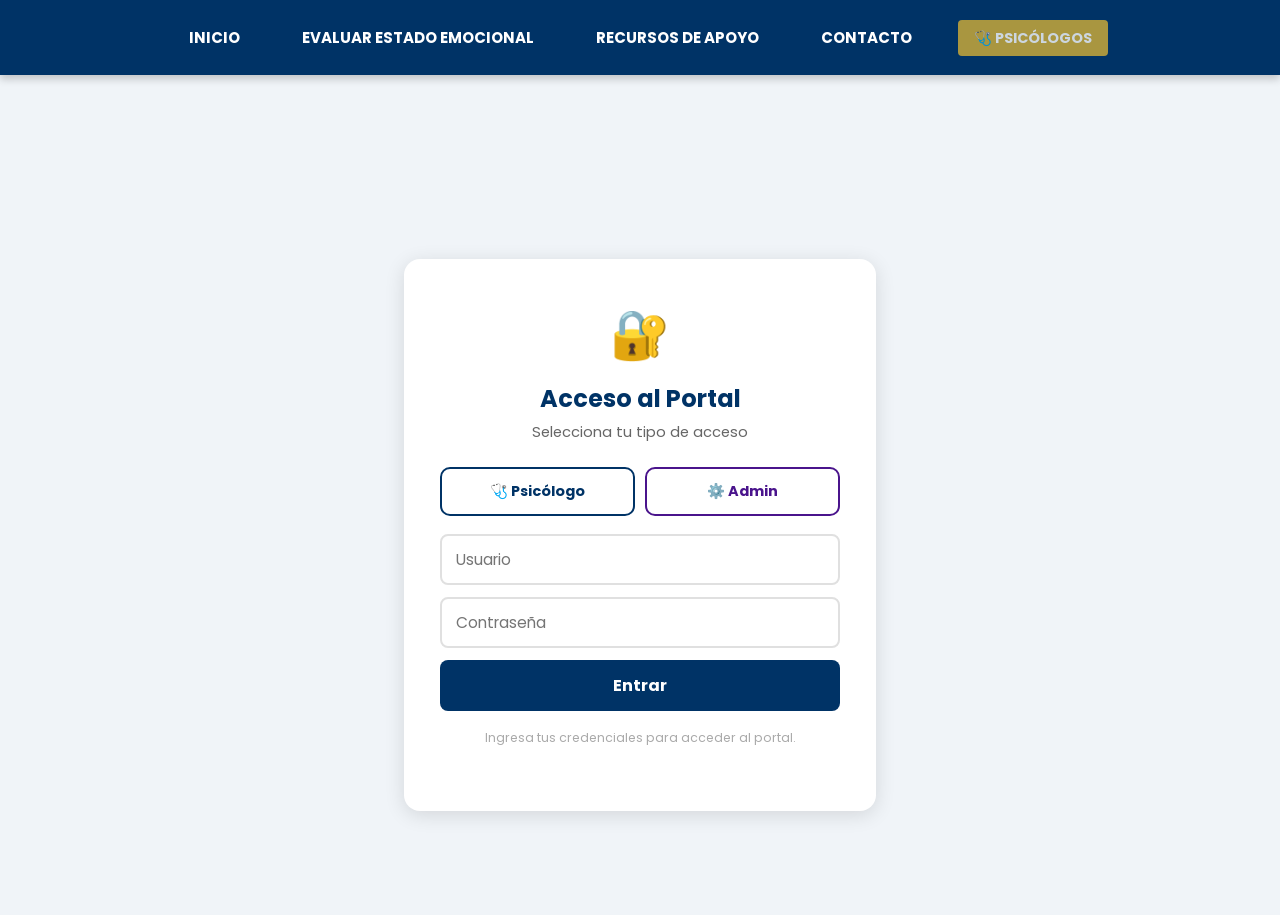
<file: psicologo.html>
<!DOCTYPE html>
<html lang="es">
<head>
<meta charset="UTF-8">
<meta name="viewport" content="width=device-width, initial-scale=1.0">
<title>Portal del Psicólogo — PsicoApoyo</title>
<link rel="stylesheet" href="style.css">
<link href="https://fonts.googleapis.com/css2?family=Poppins:wght@300;400;600;700&display=swap" rel="stylesheet">
<style>
body { font-family:'Poppins',sans-serif; background:#f0f4f8; }
.wrap { max-width:1100px; margin:0 auto; padding:20px; }

/* LOGIN */
#pantalla-login { display:flex; align-items:center; justify-content:center; min-height:80vh; }
.login-card { background:white; border-radius:16px; padding:40px 36px; box-shadow:0 4px 20px rgba(0,0,0,0.12); width:100%; max-width:400px; text-align:center; }
.login-card h2 { color:#003366; margin:0 0 6px; }
.login-card p  { color:#666; font-size:.92em; margin:0 0 24px; }
.inp { width:100%; padding:12px 14px; margin-bottom:12px; border:2px solid #e0e0e0; border-radius:8px; font-size:.97em; font-family:'Poppins',sans-serif; box-sizing:border-box; }
.inp:focus { outline:none; border-color:#003366; }
.btn-login { width:100%; padding:13px; background:#003366; color:white; border:none; border-radius:8px; font-size:1em; font-weight:700; cursor:pointer; font-family:'Poppins',sans-serif; }
.btn-login:hover { background:#00509e; }
.login-err { color:#c62828; font-size:.88em; margin-top:8px; display:none; }

/* DASHBOARD */
#pantalla-dashboard { display:none; }
.topbar { background:#003366; color:white; padding:16px 24px; border-radius:12px; display:flex; justify-content:space-between; align-items:center; margin-bottom:24px; flex-wrap:wrap; gap:10px; }
.topbar h2 { margin:0; font-size:1.1em; }
.topbar span { font-size:.85em; opacity:.8; }
.btn-salir { background:rgba(255,255,255,.15); border:1px solid rgba(255,255,255,.4); color:white; padding:7px 18px; border-radius:20px; cursor:pointer; font-size:.85em; font-family:'Poppins',sans-serif; }

/* STATS */
.stats { display:flex; flex-wrap:wrap; gap:14px; margin-bottom:24px; }
.stat { background:white; border-radius:12px; padding:18px 22px; flex:1; min-width:130px; box-shadow:0 2px 8px rgba(0,0,0,.07); text-align:center; }
.stat-n { font-size:2em; font-weight:700; color:#003366; }
.stat-l { font-size:.8em; color:#666; margin-top:3px; }

/* TARJETAS */
.card { background:white; border-radius:12px; padding:22px; box-shadow:0 2px 8px rgba(0,0,0,.07); margin-bottom:20px; }
.card h3 { color:#003366; margin:0 0 16px; font-size:1.05em; border-bottom:2px solid #eaf4ff; padding-bottom:10px; }

/* FILTROS */
.filtros { display:flex; gap:8px; flex-wrap:wrap; margin-bottom:14px; }
.fbtn { padding:6px 16px; border:2px solid #003366; border-radius:20px; background:white; color:#003366; cursor:pointer; font-family:'Poppins',sans-serif; font-size:.85em; font-weight:600; }
.fbtn.on { background:#003366; color:white; }

/* SOLICITUDES */
.sol { border:1px solid #e0e0e0; border-radius:10px; padding:14px 16px; margin-bottom:10px; cursor:pointer; transition:all .2s; }
.sol:hover { border-color:#003366; background:#f8fbff; }
.sol.rojo     { border-left:5px solid #e53935; }
.sol.amarillo { border-left:5px solid #ffb300; }
.sol.verde    { border-left:5px solid #4caf50; }
.sol-header { display:flex; justify-content:space-between; align-items:center; }
.sol-nombre { font-weight:700; font-size:.97em; color:#003366; }
.sol-fecha  { font-size:.78em; color:#999; }
.badge { display:inline-block; padding:3px 10px; border-radius:12px; font-size:.75em; font-weight:700; margin:5px 0 3px; }
.badge.rojo     { background:#ffebee; color:#c62828; }
.badge.amarillo { background:#fff8e1; color:#e65100; }
.badge.verde    { background:#e8f5e9; color:#2e7d32; }
.badge.nuevo    { background:#e53935; color:white; }
.sol-msg { font-size:.85em; color:#555; white-space:nowrap; overflow:hidden; text-overflow:ellipsis; }

/* MODAL */
#modal { display:none; position:fixed; inset:0; background:rgba(0,0,0,.5); z-index:999; align-items:center; justify-content:center; padding:20px; }
.modal-box { background:white; border-radius:16px; padding:28px; max-width:560px; width:100%; max-height:88vh; overflow-y:auto; }
.modal-box h3 { color:#003366; margin:0 0 16px; }
.mfield { margin-bottom:13px; }
.mlabel { font-size:.78em; font-weight:700; color:#888; text-transform:uppercase; letter-spacing:.5px; }
.mval   { font-size:.95em; color:#222; margin-top:3px; }
.nota-area { width:100%; padding:10px 12px; border:2px solid #e0e0e0; border-radius:8px; font-family:'Poppins',sans-serif; font-size:.93em; resize:vertical; min-height:80px; box-sizing:border-box; }
.nota-area:focus { outline:none; border-color:#003366; }
.modal-btns { display:flex; gap:8px; flex-wrap:wrap; margin-top:16px; }
.btn-ok  { background:#003366; color:white; border:none; border-radius:8px; padding:10px 20px; cursor:pointer; font-family:'Poppins',sans-serif; font-weight:600; }
.btn-del { background:#ef5350; color:white; border:none; border-radius:8px; padding:10px 20px; cursor:pointer; font-family:'Poppins',sans-serif; }
.btn-cls { background:#e0e0e0; color:#333; border:none; border-radius:8px; padding:10px 20px; cursor:pointer; font-family:'Poppins',sans-serif; }

/* PERFIL */
.grid2 { display:grid; grid-template-columns:1fr 1fr; gap:10px; }
@media(max-width:600px){ .grid2 { grid-template-columns:1fr; } }

/* TOAST */
.toast { position:fixed; bottom:24px; right:24px; background:#2e7d32; color:white; padding:12px 22px; border-radius:10px; font-size:.93em; display:none; z-index:9999; font-family:'Poppins',sans-serif; box-shadow:0 4px 12px rgba(0,0,0,.2); }

/* LOADING */
.loading { text-align:center; color:#aaa; padding:30px; }
</style>
</head>
<body>

<nav class="navbar fixed">
  <ul>
    <li><a href="index.html">Inicio</a></li>
    <li><a href="encuesta.html">Evaluar Estado Emocional</a></li>
    <li><a href="recursos.html">Recursos de Apoyo</a></li>
    <li><a href="contacto.html">Contacto</a></li>
    <li><a href="psicologo.html" style="opacity:.8;font-size:.9em;">🩺 Psicólogos</a></li>
  </ul>
</nav>

<div style="padding-top:80px;">
<div class="wrap">

<!-- LOGIN -->
<div id="pantalla-login">
  <div class="login-card">
    <div style="font-size:3em;margin-bottom:10px;" id="login-icon">🔐</div>
    <h2 id="login-titulo">Acceso al Portal</h2>
    <p id="login-desc">Selecciona tu tipo de acceso</p>

    <!-- Selector de rol -->
    <div id="selector-rol" style="display:flex;gap:10px;margin-bottom:18px;">
      <button onclick="setRol('psicologo')" id="btn-rol-psi"
        style="flex:1;padding:12px;border:2px solid #003366;border-radius:10px;background:white;color:#003366;font-weight:700;cursor:pointer;font-family:'Poppins',sans-serif;font-size:.9em;">
        🩺 Psicólogo
      </button>
      <button onclick="setRol('admin')" id="btn-rol-adm"
        style="flex:1;padding:12px;border:2px solid #4a148c;border-radius:10px;background:white;color:#4a148c;font-weight:700;cursor:pointer;font-family:'Poppins',sans-serif;font-size:.9em;">
        ⚙️ Admin
      </button>
    </div>

    <input class="inp" type="text"     id="l-user" placeholder="Usuario">
    <input class="inp" type="password" id="l-pass" placeholder="Contraseña"
           onkeypress="if(event.key==='Enter')login()">
    <button class="btn-login" id="btn-login-submit" onclick="login()">Entrar</button>
    <div class="login-err" id="l-err">Usuario o contraseña incorrectos.</div>
    <p style="font-size:.78em;color:#aaa;margin-top:18px;" id="login-hint">
      Ingresa tus credenciales para acceder al portal.
    </p>
  </div>
</div>

<!-- DASHBOARD -->
<div id="pantalla-dashboard">

  <div class="topbar">
    <div>
      <h2 id="saludo">👋 Bienvenida/o</h2>
      <span id="fecha-hoy"></span>
    </div>
    <button class="btn-salir" onclick="logout()">Cerrar sesión</button>
  </div>

  <!-- Stats -->
  <div class="stats">
    <div class="stat"><div class="stat-n" id="st-total">—</div><div class="stat-l">Total solicitudes</div></div>
    <div class="stat" style="border-top:4px solid #e53935"><div class="stat-n" id="st-rojo"  style="color:#c62828">—</div><div class="stat-l">🔴 Riesgo alto</div></div>
    <div class="stat" style="border-top:4px solid #ffb300"><div class="stat-n" id="st-amar"  style="color:#e65100">—</div><div class="stat-l">🟡 Riesgo medio</div></div>
    <div class="stat" style="border-top:4px solid #4caf50"><div class="stat-n" id="st-verde" style="color:#2e7d32">—</div><div class="stat-l">🟢 Riesgo bajo</div></div>
    <div class="stat" style="border-top:4px solid #1976d2"><div class="stat-n" id="st-nuevo" style="color:#1565c0">—</div><div class="stat-l">Sin atender</div></div>
  </div>

  <!-- Solicitudes -->
  <div class="card">
    <h3>📩 Solicitudes de Contacto</h3>
    <div class="filtros">
      <button class="fbtn on" id="f-todas"    onclick="filtrar('todas')">Todas</button>
      <button class="fbtn"    id="f-rojo"     onclick="filtrar('rojo')"     style="border-color:#e53935;color:#c62828;">🔴 Alto</button>
      <button class="fbtn"    id="f-amarillo" onclick="filtrar('amarillo')" style="border-color:#ffb300;color:#e65100;">🟡 Medio</button>
      <button class="fbtn"    id="f-verde"    onclick="filtrar('verde')"    style="border-color:#4caf50;color:#2e7d32;">🟢 Bajo</button>
      <button class="fbtn"    id="f-nueva"    onclick="filtrar('nueva')">Sin atender</button>
    </div>
    <div id="lista"></div>
  </div>

  <!-- Tab Chat -->
  <div class="card" id="panel-chat">
    <h3>💬 Chat con Usuarios <span id="badge-chat" style="display:none;background:#e53935;color:white;border-radius:12px;padding:2px 10px;font-size:.75em;margin-left:8px;">Nuevo</span></h3>
    <div style="display:flex;gap:10px;margin-bottom:14px;flex-wrap:wrap;" id="lista-sesiones-chat">
      <p style="color:#aaa;font-size:.9em;">Cargando chats activos...</p>
    </div>
    <div id="chat-psi-activo" style="display:none;">
      <div id="chat-psi-msgs" style="height:260px;overflow-y:auto;background:#f9f9f9;border-radius:10px;padding:14px;margin-bottom:10px;border:1px solid #eee;"></div>
      <div style="display:flex;gap:8px;">
        <input id="chat-psi-input" class="inp" placeholder="Escribe tu respuesta..." style="flex:1;margin:0;"
               onkeypress="if(event.key==='Enter') responderChat()">
        <button class="btn-ok" onclick="responderChat()">Enviar</button>
      </div>
    </div>
  </div>

  <!-- Perfil + Notas -->
  <div style="display:grid;grid-template-columns:1fr 1fr;gap:20px;">
    <div class="card">
      <h3>👤 Mi Perfil</h3>
      <div class="grid2">
        <input class="inp" id="p-nombre"  placeholder="Nombre completo">
        <input class="inp" id="p-cedula"  placeholder="Cédula profesional">
        <input class="inp" id="p-esp"     placeholder="Especialidad">
        <input class="inp" id="p-tel"     placeholder="Teléfono">
      </div>
      <input class="inp" id="p-correo"    placeholder="Correo profesional" style="margin-top:0">
      <input class="inp" id="p-whatsapp" placeholder="WhatsApp (ej: 529991234567)" style="margin-top:0">
      <input class="inp" id="p-calendly" placeholder="Link de Calendly para videollamadas" style="margin-top:0">
      <textarea class="inp" id="p-bio" rows="3" placeholder="Descripción breve" style="resize:vertical;"></textarea>
      <select class="inp" id="p-disp" style="margin-top:0">
        <option value="disponible">✅ Disponible</option>
        <option value="limitado">⚠️ Disponibilidad limitada</option>
        <option value="no">❌ No disponible</option>
      </select>
      <button class="btn-ok" onclick="guardarPerfil()">💾 Guardar perfil</button>
    </div>
    <div class="card">
      <h3>📝 Notas Privadas</h3>
      <p style="font-size:.85em;color:#666;margin-bottom:10px;">Solo tú puedes verlas.</p>
      <textarea class="inp" id="notas" rows="8" placeholder="Escribe tus anotaciones..." style="resize:vertical;width:100%;box-sizing:border-box;"></textarea>
      <button class="btn-ok" onclick="guardarNotas()" style="margin-top:8px;">💾 Guardar</button>
    </div>
  </div>

</div><!-- fin dashboard -->

<!-- PANEL ADMIN -->
<div id="pantalla-admin" style="display:none;">
  <div class="topbar" style="background:#4a148c;">
    <div>
      <h2>⚙️ Panel Administrador</h2>
      <span id="adm-fecha"></span>
    </div>
    <button class="btn-salir" onclick="logout()">Cerrar sesión</button>
  </div>
  <div class="stats">
    <div class="stat"><div class="stat-n" id="adm-stat-total">—</div><div class="stat-l">Total solicitudes</div></div>
    <div class="stat" style="border-top:4px solid #e53935"><div class="stat-n" id="adm-stat-rojo" style="color:#c62828">—</div><div class="stat-l">🔴 Alto</div></div>
    <div class="stat" style="border-top:4px solid #ffb300"><div class="stat-n" id="adm-stat-amarillo" style="color:#e65100">—</div><div class="stat-l">🟡 Medio</div></div>
    <div class="stat" style="border-top:4px solid #1976d2"><div class="stat-n" id="adm-stat-sin-leer" style="color:#1565c0">—</div><div class="stat-l">Sin atender</div></div>
    <div class="stat" style="border-top:4px solid #4a148c"><div class="stat-n" id="adm-stat-psicologos" style="color:#4a148c">—</div><div class="stat-l">Psicólogos</div></div>
  </div>
  <div style="display:flex;gap:8px;margin-bottom:20px;flex-wrap:wrap;">
    <button class="fbtn on" id="tab-sols" onclick="admTab('sols')" style="border-color:#4a148c;color:#4a148c;">📩 Solicitudes</button>
    <button class="fbtn"    id="tab-psis" onclick="admTab('psis')" style="border-color:#4a148c;color:#4a148c;">🩺 Psicólogos</button>
  </div>
  <div id="adm-tab-sols" class="card">
    <h3>📩 Todas las Solicitudes</h3>
    <div id="adm-lista"></div>
  </div>
  <div id="adm-tab-psis" class="card" style="display:none;">
    <h3>🩺 Psicólogos Registrados</h3>
    <div id="adm-tabla-psis"></div>
    <hr style="margin:20px 0;">
    <h3>➕ Registrar nuevo psicólogo</h3>
    <div class="grid2">
      <input class="inp" id="np-nombre" placeholder="Nombre completo *">
      <input class="inp" id="np-user"   placeholder="Usuario *">
      <input class="inp" id="np-pass"   placeholder="Contraseña *" type="password">
      <input class="inp" id="np-cedula" placeholder="Cédula profesional">
      <input class="inp" id="np-esp"    placeholder="Especialidad">
      <input class="inp" id="np-correo" placeholder="Correo">
    </div>
    <button class="btn-ok" onclick="registrarPsicologo()">💾 Registrar psicólogo</button>
  </div>
</div>

</div>
</div>

<!-- MODAL SOLICITUD -->
<div id="modal" onclick="if(event.target===this)cerrarModal()">
  <div class="modal-box">
    <h3>📋 Detalle de Solicitud</h3>
    <div id="modal-cuerpo"></div>
    <div class="modal-btns">
      <button class="btn-ok"  onclick="marcarLeida()">✅ Marcar leída</button>
      <button class="btn-del" onclick="archivar()">🗑 Archivar</button>
      <button class="btn-cls" onclick="cerrarModal()">Cerrar</button>
    </div>
  </div>
</div>

<div class="toast" id="toast"></div>

<script>
var API = 'api.php';
var sesion = null;
var cache  = [];
var filtroActual = 'todas';
var idxActual    = null;
var rolActual    = 'psicologo';

// ============================================================
// SELECTOR DE ROL
// ============================================================
function setRol(rol) {
  rolActual = rol;
  var btnPsi = document.getElementById('btn-rol-psi');
  var btnAdm = document.getElementById('btn-rol-adm');
  if (rol === 'psicologo') {
    btnPsi.style.background = '#003366'; btnPsi.style.color = 'white';
    btnAdm.style.background = 'white';   btnAdm.style.color = '#4a148c';
    document.getElementById('login-icon').textContent  = '🩺';
    document.getElementById('login-titulo').textContent = 'Portal del Psicólogo';
    document.getElementById('login-desc').textContent   = 'Accede para ver solicitudes y gestionar tu perfil.';
    document.getElementById('btn-login-submit').style.background = '#003366';
  } else {
    btnAdm.style.background = '#4a148c'; btnAdm.style.color = 'white';
    btnPsi.style.background = 'white';   btnPsi.style.color = '#003366';
    document.getElementById('login-icon').textContent  = '⚙️';
    document.getElementById('login-titulo').textContent = 'Panel Administrador';
    document.getElementById('login-desc').textContent   = 'Acceso exclusivo para administradores.';
    document.getElementById('btn-login-submit').style.background = '#4a148c';
  }
}

// ============================================================
// LOGIN
// ============================================================
function login() {
  var u = document.getElementById('l-user').value.trim();
  var p = document.getElementById('l-pass').value.trim();
  if (!u || !p) return;
  document.getElementById('l-err').style.display = 'none';

  fetch(API, {
    method: 'POST',
    headers: {'Content-Type':'application/json'},
    body: JSON.stringify({accion:'login', usuario:u, pass:p, tipo:rolActual})
  })
  .then(function(r){ return r.json(); })
  .then(function(res) {
    if (res.ok) {
      sesion = res;
      if (rolActual === 'admin') abrirAdmin();
      else abrirDashboard();
    } else {
      document.getElementById('l-err').style.display = 'block';
    }
  })
  .catch(function() {
    // Sin conexión al servidor
    document.getElementById('l-err').textContent = 'Error de conexión. Verifica que el servidor esté activo.';
    document.getElementById('l-err').style.display = 'block';
  });
}

function logout() {
  sesion = null; cache = [];
  document.getElementById('pantalla-dashboard').style.display = 'none';
  document.getElementById('pantalla-admin').style.display     = 'none';
  document.getElementById('pantalla-login').style.display     = 'flex';
  document.getElementById('l-pass').value = '';
  setRol('psicologo');
}

// ============================================================
// DASHBOARD
// ============================================================
function abrirDashboard() {
  document.getElementById('pantalla-login').style.display    = 'none';
  document.getElementById('pantalla-dashboard').style.display = 'block';
  document.getElementById('saludo').textContent = '👋 Bienvenida/o, ' + (sesion.nombre || '');
  document.getElementById('fecha-hoy').textContent = new Date().toLocaleDateString('es-MX',{weekday:'long',year:'numeric',month:'long',day:'numeric'});
  cargarPerfil();
  cargarNotas();
  cargarSolicitudes();
  cargarSesionesChatPsi();
  window.abrirChatPsi    = abrirChatPsi;
  window.responderChat   = responderChat;
  // Actualizar cada 20 segundos
  setInterval(cargarSolicitudes, 20000);
}

// ============================================================
// SOLICITUDES — leer de api.php
// ============================================================
function cargarSolicitudes() {
  document.getElementById('lista').innerHTML = '<div class="loading">⏳ Cargando...</div>';

  fetch(API + '?accion=solicitudes')
  .then(function(r){ return r.json(); })
  .then(function(res) {
    if (res.ok) {
      cache = res.datos || [];
      renderLista();
      renderStats();
    }
  })
  .catch(function() {
    // Fallback localStorage si no hay API
    try { cache = JSON.parse(localStorage.getItem('psicoapoyo_solicitudes') || '[]'); }
    catch(e) { cache = []; }
    renderLista();
    renderStats();
  });
}

function renderStats() {
  var total = cache.length;
  var rojas = cache.filter(function(s){ return s.nivel_riesgo==='rojo'||s.nivel==='rojo'; }).length;
  var amar  = cache.filter(function(s){ return s.nivel_riesgo==='amarillo'||s.nivel==='amarillo'; }).length;
  var verd  = cache.filter(function(s){ return s.nivel_riesgo==='verde'||s.nivel==='verde'; }).length;
  var nuev  = cache.filter(function(s){ return s.estado==='nueva'||!s.leido; }).length;
  document.getElementById('st-total').textContent = total;
  document.getElementById('st-rojo').textContent  = rojas;
  document.getElementById('st-amar').textContent  = amar;
  document.getElementById('st-verde').textContent = verd;
  document.getElementById('st-nuevo').textContent = nuev;
}

function filtrar(f) {
  filtroActual = f;
  document.querySelectorAll('.fbtn').forEach(function(b){ b.classList.remove('on'); });
  document.getElementById('f-' + f).classList.add('on');
  renderLista();
}

function renderLista() {
  var lista = cache.filter(function(s) {
    var niv   = s.nivel_riesgo || s.nivel || 'verde';
    var est   = s.estado || (s.leido ? 'leida' : 'nueva');
    if (filtroActual === 'rojo')     return niv === 'rojo';
    if (filtroActual === 'amarillo') return niv === 'amarillo';
    if (filtroActual === 'verde')    return niv === 'verde';
    if (filtroActual === 'nueva')    return est === 'nueva';
    return true;
  });

  var cont = document.getElementById('lista');
  if (!lista.length) {
    cont.innerHTML = '<p style="text-align:center;color:#aaa;padding:24px;">Sin solicitudes en esta categoría.</p>';
    return;
  }

  // Ordenar: rojo primero
  var ord = {rojo:0, amarillo:1, verde:2};
  lista.sort(function(a,b){
    var na = a.nivel_riesgo||a.nivel||'verde', nb = b.nivel_riesgo||b.nivel||'verde';
    return (ord[na]||2) - (ord[nb]||2);
  });

  cont.innerHTML = '';
  lista.forEach(function(s, i) {
    var niv   = s.nivel_riesgo || s.nivel || 'verde';
    var est   = s.estado || (s.leido ? 'leida' : 'nueva');
    var esNueva = est === 'nueva';
    var fecha = s.fecha_envio
      ? new Date(s.fecha_envio).toLocaleDateString('es-MX',{day:'2-digit',month:'short',hour:'2-digit',minute:'2-digit'})
      : '';
    var nivelLabel = {rojo:'🔴 Riesgo Alto', amarillo:'🟡 Riesgo Medio', verde:'🟢 Riesgo Bajo'}[niv] || niv;
    var realIdx = cache.indexOf(s);

    var div = document.createElement('div');
    div.className = 'sol ' + niv;
    div.innerHTML =
      '<div class="sol-header">' +
        '<span class="sol-nombre">' + (s.nombre_solicitante||s.nombre||'Anónimo') +
          (esNueva ? ' <span class="badge nuevo">NUEVO</span>' : '') + '</span>' +
        '<span class="sol-fecha">' + fecha + '</span>' +
      '</div>' +
      '<span class="badge ' + niv + '">' + nivelLabel + '</span>' +
      '<div class="sol-msg">' + (s.mensaje || '') + '</div>';
    div.onclick = (function(idx){ return function(){ abrirModal(idx); }; })(realIdx);
    cont.appendChild(div);
  });
}

// ============================================================
// MODAL SOLICITUD
// ============================================================
function abrirModal(idx) {
  idxActual = idx;
  var s = cache[idx];
  var niv    = s.nivel_riesgo || s.nivel || 'verde';
  var nivelLabel = {rojo:'🔴 Riesgo Alto', amarillo:'🟡 Riesgo Medio', verde:'🟢 Riesgo Bajo'}[niv] || niv;
  var nivelBg    = {rojo:'#ffebee', amarillo:'#fff8e1', verde:'#e8f5e9'}[niv] || '#f5f5f5';
  var nivelBorde = {rojo:'#e53935', amarillo:'#ffb300', verde:'#4caf50'}[niv] || '#ccc';
  var quien = {personal:'La propia persona en crisis', familiar:'Familiar de alguien', amigo:'Amigo/a', profesional:'Profesional de salud'}[s.tipo_solicitante||s.quien] || s.tipo_solicitante||s.quien||'—';
  var fecha = s.fecha_envio ? new Date(s.fecha_envio).toLocaleString('es-MX') : '—';
  var pct   = s.puntaje_pct !== undefined ? s.puntaje_pct : s.pct;
  var persp = {personal:'🧍 Personal', familiar:'👨‍👩‍👧 Familiar'}[s.perspectiva] || s.perspectiva || '—';

  var bloqueEval = '';
  if (niv || pct !== undefined) {
    bloqueEval =
      '<div style="background:'+nivelBg+';border:2px solid '+nivelBorde+';border-radius:10px;padding:14px;margin-bottom:14px;">' +
        '<div style="font-size:.78em;font-weight:700;color:#777;text-transform:uppercase;margin-bottom:8px;">📋 Resultado del Cuestionario</div>' +
        '<div style="font-weight:700;font-size:1.05em;margin-bottom:6px;">' + nivelLabel + '</div>' +
        (pct !== undefined && pct !== null ?
          '<div style="background:#ddd;border-radius:20px;height:8px;margin-bottom:4px;overflow:hidden;">' +
            '<div style="background:'+nivelBorde+';width:'+pct+'%;height:100%;border-radius:20px;"></div></div>' +
          '<div style="font-size:.8em;color:#666;">Puntaje: ' + pct + '% · Perspectiva: ' + persp + '</div>'
        : '<div style="font-size:.8em;color:#666;">Perspectiva: ' + persp + '</div>') +
      '</div>';
  }

  document.getElementById('modal-cuerpo').innerHTML =
    bloqueEval +
    mfield('Nombre', s.nombre_solicitante||s.nombre||'Anónimo') +
    mfield('Quién solicita', quien) +
    mfield('Contacto', s.contacto || 'No proporcionó') +
    mfield('Medio de respuesta', s.medio_respuesta||s.medio || '—') +
    mfield('Fecha', fecha) +
    '<div class="mfield"><div class="mlabel">Mensaje</div>' +
      '<div class="mval" style="white-space:pre-wrap;background:#f9f9f9;padding:12px;border-radius:8px;border:1px solid #eee;margin-top:3px;">' +
      (s.mensaje||'') + '</div></div>' +
    '<div class="mfield"><div class="mlabel">📝 Nota interna (solo tú la ves)</div>' +
      '<textarea class="nota-area" id="nota-txt" placeholder="Escribe tus anotaciones sobre este caso...">' +
      (s.nota_interna||s.respuesta||'') + '</textarea></div>';

  document.getElementById('modal').style.display = 'flex';
}

function mfield(label, val) {
  return '<div class="mfield"><div class="mlabel">'+label+'</div><div class="mval">'+val+'</div></div>';
}

function cerrarModal() {
  document.getElementById('modal').style.display = 'none';
  idxActual = null;
}

function marcarLeida() {
  if (idxActual === null) return;
  var s    = cache[idxActual];
  var nota = document.getElementById('nota-txt').value.trim();
  var id   = s.id_solicitud || s.id;

  fetch(API, {
    method: 'POST',
    headers: {'Content-Type':'application/json'},
    body: JSON.stringify({accion:'marcar_leida', id_solicitud: id, nota: nota||null})
  })
  .then(function(){ cerrarModal(); cargarSolicitudes(); toast('✅ Solicitud marcada como leída'); })
  .catch(function(){ cerrarModal(); toast('✅ Guardado localmente'); });
}

function archivar() {
  if (idxActual === null) return;
  if (!confirm('¿Archivar esta solicitud?')) return;
  var s  = cache[idxActual];
  var id = s.id_solicitud || s.id;

  fetch(API, {
    method: 'POST',
    headers: {'Content-Type':'application/json'},
    body: JSON.stringify({accion:'archivar', id_solicitud: id})
  })
  .then(function(){ cerrarModal(); cargarSolicitudes(); toast('🗑 Solicitud archivada'); })
  .catch(function(){ cerrarModal(); toast('🗑 Archivado localmente'); });
}

// ============================================================
// PERFIL
// ============================================================
function cargarPerfil() {
  var p = sesion && sesion.perfil ? sesion.perfil : {};
  document.getElementById('p-nombre').value  = p.nombre_completo || sesion.nombre || '';
  document.getElementById('p-cedula').value  = p.cedula          || '';
  document.getElementById('p-esp').value     = p.especialidad    || 'Psicología Clínica';
  document.getElementById('p-tel').value     = p.telefono        || '';
  document.getElementById('p-correo').value    = p.correo    || '';
  document.getElementById('p-whatsapp').value  = p.whatsapp  || p.telefono || '';
  document.getElementById('p-calendly').value  = p.calendly  || '';
  document.getElementById('p-bio').value     = p.biografia       || '';
  document.getElementById('p-disp').value    = p.disponible      || 'disponible';
}

function guardarPerfil() {
  var datos = {
    accion:          'guardar_perfil',
    id_psicologo:    sesion && sesion.perfil ? sesion.perfil.id_psicologo : null,
    nombre_completo: document.getElementById('p-nombre').value,
    cedula:          document.getElementById('p-cedula').value,
    especialidad:    document.getElementById('p-esp').value,
    telefono:        document.getElementById('p-tel').value,
    correo:          document.getElementById('p-correo').value,
    whatsapp:        document.getElementById('p-whatsapp').value,
    calendly:        document.getElementById('p-calendly').value,
    biografia:       document.getElementById('p-bio').value,
    disponible:      document.getElementById('p-disp').value
  };
  fetch(API, {method:'POST', headers:{'Content-Type':'application/json'}, body:JSON.stringify(datos)})
  .then(function(r){ return r.json(); })
  .then(function(res){ toast(res.ok ? '✅ Perfil guardado en la base de datos' : '⚠️ ' + res.error); })
  .catch(function(){ toast('✅ Perfil guardado localmente'); });
}

// ============================================================
// NOTAS PRIVADAS (localStorage — son personales)
// ============================================================
function cargarNotas() {
  var key = 'notas_psi_' + (sesion && sesion.nombre ? sesion.nombre : 'default');
  document.getElementById('notas').value = localStorage.getItem(key) || '';
}
function guardarNotas() {
  var key = 'notas_psi_' + (sesion && sesion.nombre ? sesion.nombre : 'default');
  localStorage.setItem(key, document.getElementById('notas').value);
  toast('✅ Notas guardadas');
}

// ============================================================
// PANEL ADMIN
// ============================================================
function abrirAdmin() {
  document.getElementById('pantalla-login').style.display = 'none';
  document.getElementById('pantalla-admin').style.display = 'block';
  document.getElementById('adm-fecha').textContent = new Date().toLocaleDateString('es-MX',{weekday:'long',year:'numeric',month:'long',day:'numeric'});
  cargarDatosAdmin();
}

function admTab(tab) {
  document.getElementById('adm-tab-sols').style.display = tab==='sols' ? 'block' : 'none';
  document.getElementById('adm-tab-psis').style.display = tab==='psis' ? 'block' : 'none';
  document.getElementById('tab-sols').classList.toggle('on', tab==='sols');
  document.getElementById('tab-psis').classList.toggle('on', tab==='psis');
  if (tab==='psis') cargarPsicologosAdmin();
}

function cargarDatosAdmin() {
  fetch(API + '?accion=estadisticas')
  .then(function(r){ return r.json(); })
  .then(function(res) {
    if (res.ok && res.datos) {
      document.getElementById('adm-stat-total').textContent    = res.datos.total       || 0;
      document.getElementById('adm-stat-rojo').textContent     = res.datos.rojas       || 0;
      document.getElementById('adm-stat-amarillo').textContent = res.datos.amarillas   || 0;
      document.getElementById('adm-stat-sin-leer').textContent = res.datos.sin_atender || 0;
      document.getElementById('adm-stat-psicologos').textContent = res.datos.psicologos || 0;
    }
  }).catch(function(){});

  fetch(API + '?accion=solicitudes')
  .then(function(r){ return r.json(); })
  .then(function(res) {
    var lista = document.getElementById('adm-lista');
    if (!res.ok || !res.datos || !res.datos.length) {
      lista.innerHTML = '<p style="text-align:center;color:#aaa;padding:20px;">Sin solicitudes aún.</p>';
      return;
    }
    var html = '';
    var ord = {rojo:0,amarillo:1,verde:2};
    res.datos.sort(function(a,b){ return (ord[a.nivel_riesgo]||2)-(ord[b.nivel_riesgo]||2); });
    res.datos.forEach(function(s) {
      var niv = s.nivel_riesgo || 'verde';
      var fecha = s.fecha_envio ? new Date(s.fecha_envio).toLocaleDateString('es-MX') : '';
      html += '<div class="sol '+niv+'" style="margin-bottom:8px;padding:12px 14px;">'+
        '<div style="display:flex;justify-content:space-between;align-items:center;">'+
          '<strong style="color:#003366;">'+(s.nombre_solicitante||'Anónimo')+'</strong>'+
          '<span style="font-size:.78em;color:#999;">'+fecha+'</span>'+
        '</div>'+
        '<span class="badge '+niv+'">'+(niv==='rojo'?'🔴 Alto':niv==='amarillo'?'🟡 Medio':'🟢 Bajo')+'</span>'+
        '<div style="font-size:.85em;color:#555;white-space:nowrap;overflow:hidden;text-overflow:ellipsis;">'+(s.mensaje||'')+'</div>'+
        '<div style="font-size:.78em;color:#888;margin-top:4px;">Estado: '+(s.estado||'nueva')+' · Contacto: '+(s.contacto||'—')+'</div>'+
      '</div>';
    });
    lista.innerHTML = html;
  }).catch(function(){
    document.getElementById('adm-lista').innerHTML = '<p style="text-align:center;color:#aaa;padding:20px;">Sin conexión al servidor.</p>';
  });
}

function cargarPsicologosAdmin() {
  fetch(API + '?accion=psicologos')
  .then(function(r){ return r.json(); })
  .then(function(res) {
    var div = document.getElementById('adm-tabla-psis');
    document.getElementById('adm-stat-psicologos').textContent = (res.datos||[]).length;
    if (!res.datos || !res.datos.length) {
      div.innerHTML = '<p style="color:#aaa;">No hay psicólogos registrados aún.</p>';
      return;
    }
    var html = '<table style="width:100%;border-collapse:collapse;font-size:.9em;">';
    html += '<tr style="background:#f0f4f8;"><th style="padding:8px;text-align:left;">Nombre</th><th>Usuario</th><th>Especialidad</th><th>Estado</th></tr>';
    res.datos.forEach(function(p) {
      html += '<tr style="border-bottom:1px solid #eee;">'+
        '<td style="padding:8px;">'+p.nombre_completo+'</td>'+
        '<td style="padding:8px;color:#666;">'+p.username+'</td>'+
        '<td style="padding:8px;">'+( p.especialidad||'—')+'</td>'+
        '<td style="padding:8px;"><span style="color:'+(p.disponible==='disponible'?'#2e7d32':'#e65100')+'">'+
          (p.disponible==='disponible'?'✅ Disponible':'⚠️ '+p.disponible)+'</span></td>'+
      '</tr>';
    });
    html += '</table>';
    div.innerHTML = html;
  }).catch(function(){
    document.getElementById('adm-tabla-psis').innerHTML = '<p style="color:#aaa;">Sin conexión.</p>';
  });
}

function registrarPsicologo() {
  var datos = {
    accion:      'nuevo_psicologo',
    nombre:      document.getElementById('np-nombre').value.trim(),
    username:    document.getElementById('np-user').value.trim(),
    pass:        document.getElementById('np-pass').value.trim(),
    cedula:      document.getElementById('np-cedula').value.trim(),
    especialidad:document.getElementById('np-esp').value.trim(),
    correo:      document.getElementById('np-correo').value.trim()
  };
  if (!datos.nombre || !datos.username || !datos.pass) {
    toast('⚠️ Nombre, usuario y contraseña son obligatorios');
    return;
  }
  fetch(API, {method:'POST', headers:{'Content-Type':'application/json'}, body:JSON.stringify(datos)})
  .then(function(r){ return r.json(); })
  .then(function(res){
    if (res.ok) {
      toast('✅ Psicólogo registrado correctamente');
      ['np-nombre','np-user','np-pass','np-cedula','np-esp','np-correo'].forEach(function(id){
        document.getElementById(id).value='';
      });
      cargarPsicologosAdmin();
    } else {
      toast('❌ Error: ' + (res.error||'inténtalo de nuevo'));
    }
  })
  .catch(function(){ toast('❌ Sin conexión al servidor'); });
}

// ============================================================
// CHAT DEL PSICÓLOGO
// ============================================================
var chatSesionActiva  = null;
var chatPsiPolling    = null;
var sesionesChatCache = [];

function abrirChatPsiIdx(idx) {
  if (sesionesChatCache[idx]) abrirChatPsi(sesionesChatCache[idx]);
}

function cargarSesionesChatPsi() {
  fetch(API + '?accion=chat_sesiones')
  .then(function(r){ return r.json(); })
  .then(function(res) {
    var cont = document.getElementById('lista-sesiones-chat');
    var badge = document.getElementById('badge-chat');
    if (!res.ok || !res.datos || !res.datos.length) {
      cont.innerHTML = '<p style="color:#aaa;font-size:.9em;">Sin chats activos aún.</p>';
      return;
    }
    var sinLeerTotal = 0;
    var html = '';
    sesionesChatCache = [];
    res.datos.forEach(function(s) {
      sinLeerTotal += parseInt(s.sin_leer) || 0;
      var fecha = s.ultimo_mensaje ? new Date(s.ultimo_mensaje).toLocaleString('es-MX',{hour:'2-digit',minute:'2-digit',day:'2-digit',month:'short'}) : '';
      var nombre = s.sesion_id.replace(/^chat_/,'').replace(/_[a-z0-9]+$/,'').replace(/_/g,' ');
      var idx = sesionesChatCache.length;
      sesionesChatCache.push(s.sesion_id);
      html += '<button onclick="abrirChatPsiIdx('+idx+')" '+
        'style="padding:8px 14px;border:2px solid '+(s.sin_leer>0?'#e53935':'#003366')+';border-radius:8px;background:white;cursor:pointer;font-family:Poppins,sans-serif;font-size:.85em;">'+
        (s.sin_leer>0 ? '🔴 ' : '💬 ')+nombre+
        (s.sin_leer>0 ? ' <strong>('+s.sin_leer+')</strong>' : '')+
        '<br><span style="font-size:.75em;color:#999;">'+fecha+'</span>'+
        '</button>';
    });
    cont.innerHTML = html;
    if (sinLeerTotal > 0) {
      badge.textContent = sinLeerTotal + ' nuevos';
      badge.style.display = 'inline';
    } else {
      badge.style.display = 'none';
    }
  })
  .catch(function(){
    document.getElementById('lista-sesiones-chat').innerHTML = '<p style="color:#aaa;font-size:.9em;">Sin conexión.</p>';
  });
}

function abrirChatPsi(sesionId) {
  chatSesionActiva = sesionId;
  document.getElementById('chat-psi-activo').style.display = 'block';
  document.getElementById('chat-psi-msgs').innerHTML = '';
  cargarMensajesPsi();
  // Marcar como leído
  fetch(API, {method:'POST',headers:{'Content-Type':'application/json'},
    body:JSON.stringify({accion:'chat_marcar_leido', sesion_id:sesionId})});
  // Polling cada 5s
  if (chatPsiPolling) clearInterval(chatPsiPolling);
  chatPsiPolling = setInterval(cargarMensajesPsi, 5000);
}

function cargarMensajesPsi() {
  if (!chatSesionActiva) return;
  fetch(API + '?accion=chat_mensajes&sesion_id=' + chatSesionActiva)
  .then(function(r){ return r.json(); })
  .then(function(res) {
    var cont = document.getElementById('chat-psi-msgs');
    if (!res.ok || !cont) return;
    var idsActuales = [];
    cont.querySelectorAll('[data-id]').forEach(function(el){ idsActuales.push(el.getAttribute('data-id')); });
    (res.datos || []).forEach(function(m) {
      if (idsActuales.indexOf(String(m.id_mensaje)) !== -1) return;
      var esBot = m.remitente === 'psicologo';
      var div = document.createElement('div');
      div.setAttribute('data-id', m.id_mensaje);
      div.textContent = m.texto;
      div.style.cssText = 'padding:10px 14px;border-radius:12px;margin-bottom:8px;font-size:.88em;max-width:80%;' +
        (esBot ? 'background:#003366;color:white;margin-left:auto;text-align:right;' : 'background:#e3f2fd;color:#1a237e;');
      cont.appendChild(div);
      cont.scrollTop = cont.scrollHeight;
    });
  }).catch(function(){});
}

function responderChat() {
  var input = document.getElementById('chat-psi-input');
  if (!input || !input.value.trim() || !chatSesionActiva) return;
  var texto = input.value.trim();
  input.value = '';

  fetch(API, {
    method:'POST', headers:{'Content-Type':'application/json'},
    body: JSON.stringify({accion:'chat_enviar', sesion_id:chatSesionActiva, texto:texto, remitente:'psicologo'})
  })
  .then(function(){ cargarMensajesPsi(); cargarSesionesChatPsi(); })
  .catch(function(){ toast('❌ Error al enviar respuesta'); });
}

// ============================================================
// TOAST
// ============================================================
function toast(msg) {
  var t = document.getElementById('toast');
  t.textContent = msg;
  t.style.display = 'block';
  clearTimeout(t._timer);
  t._timer = setTimeout(function(){ t.style.display = 'none'; }, 3000);
}
</script>

<script src="app.js"></script>
</body>
</html>
</file>
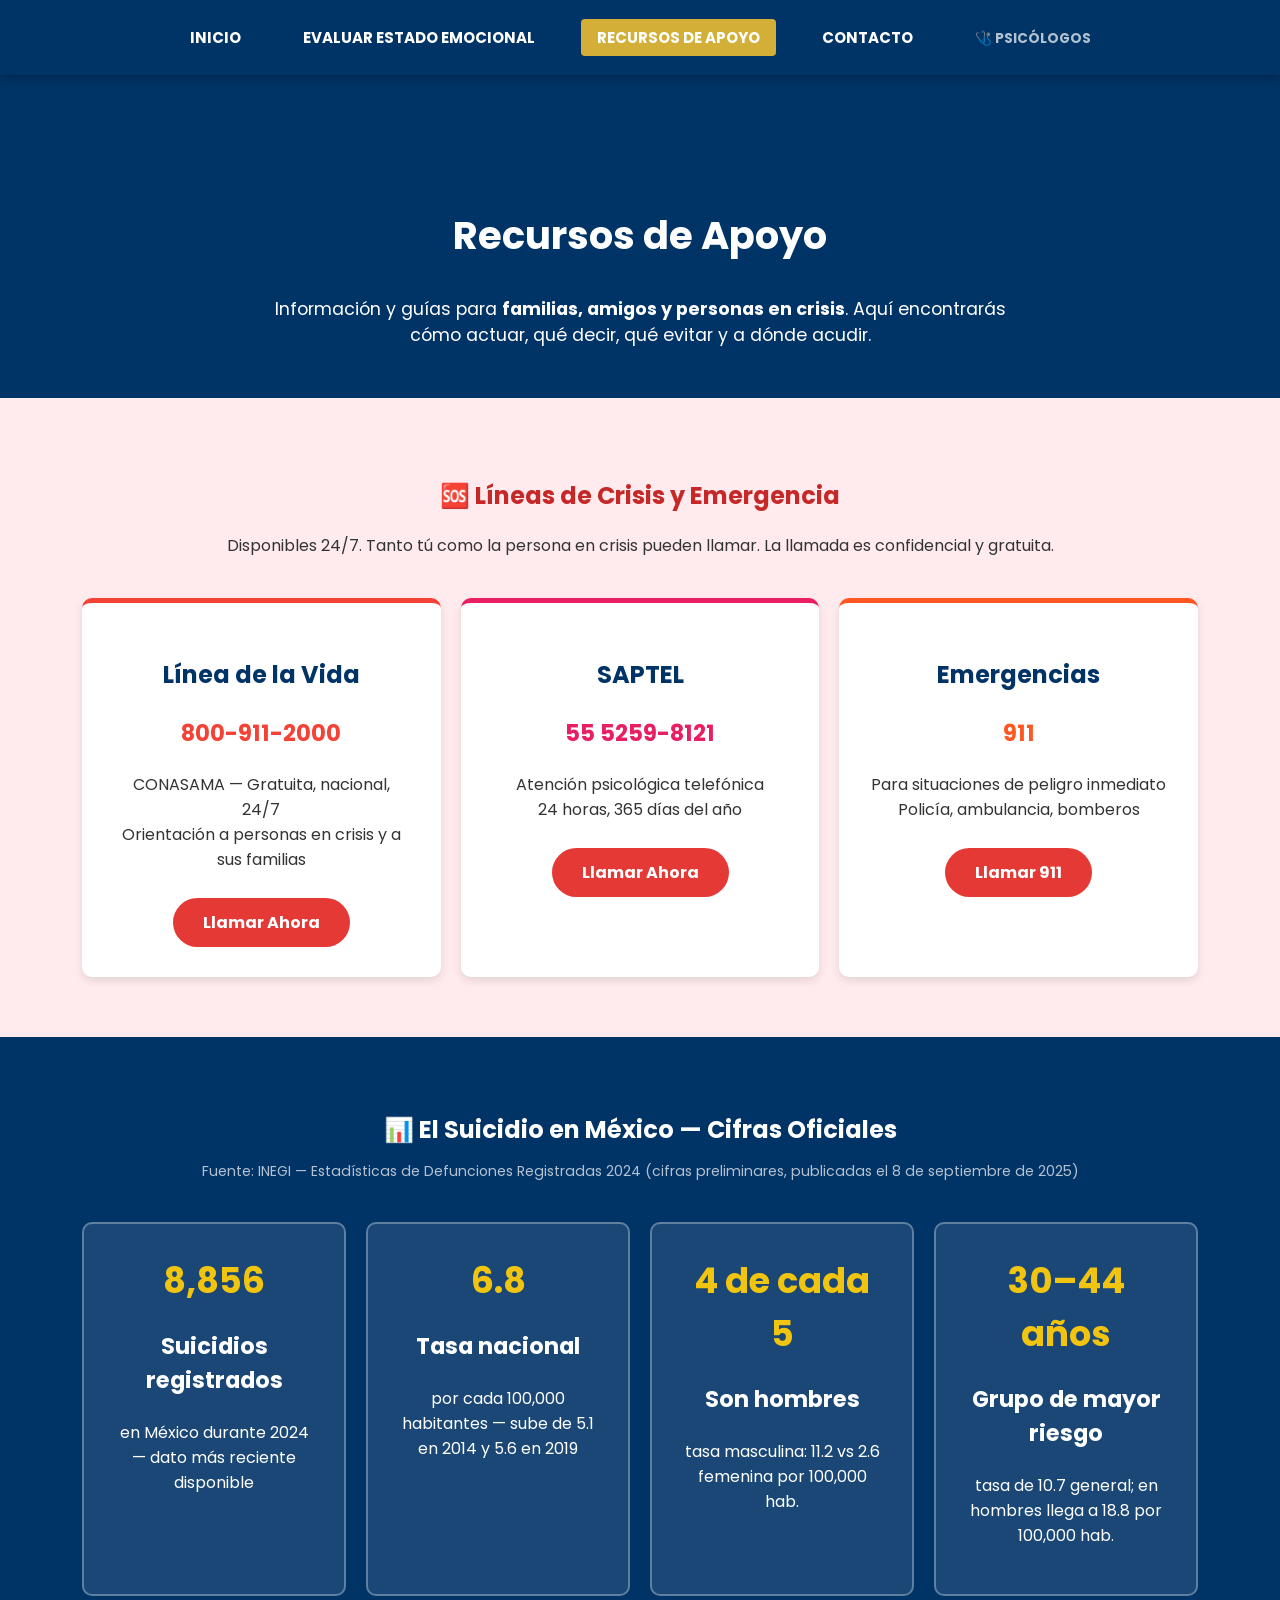
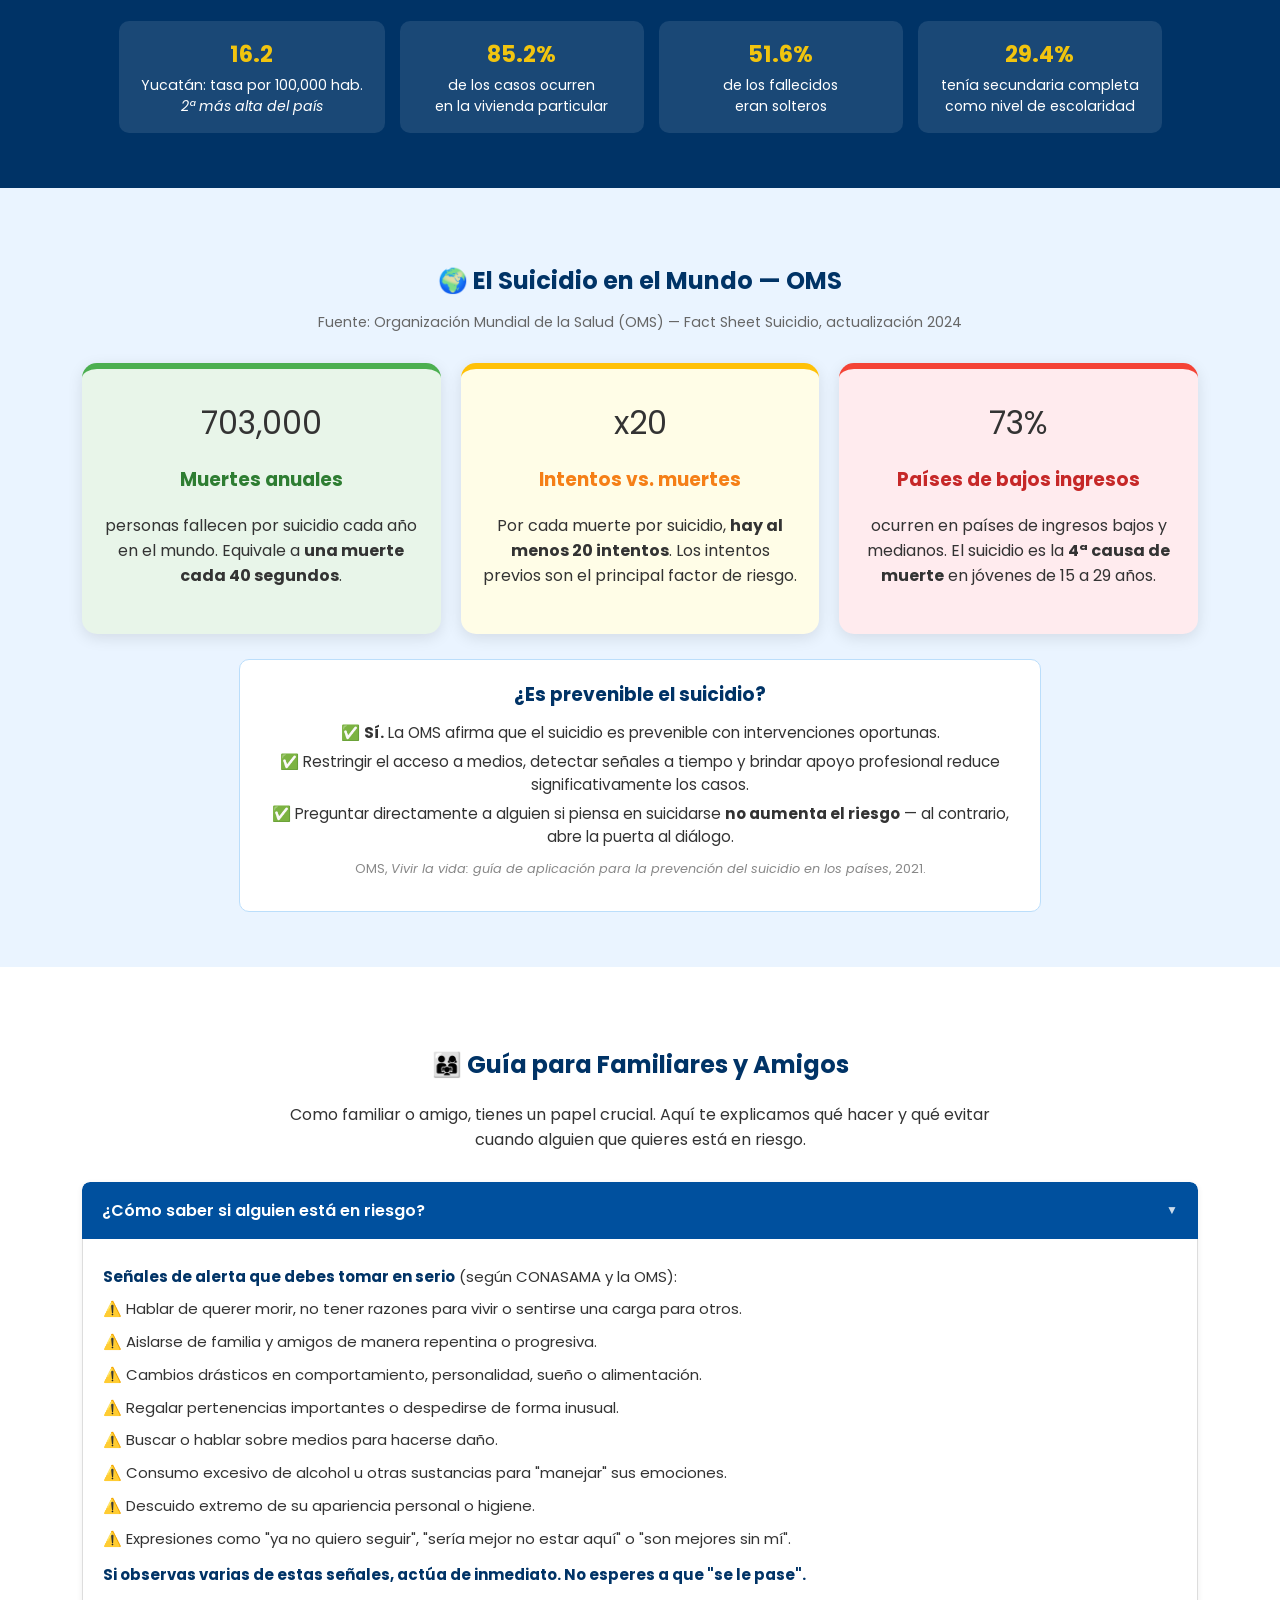
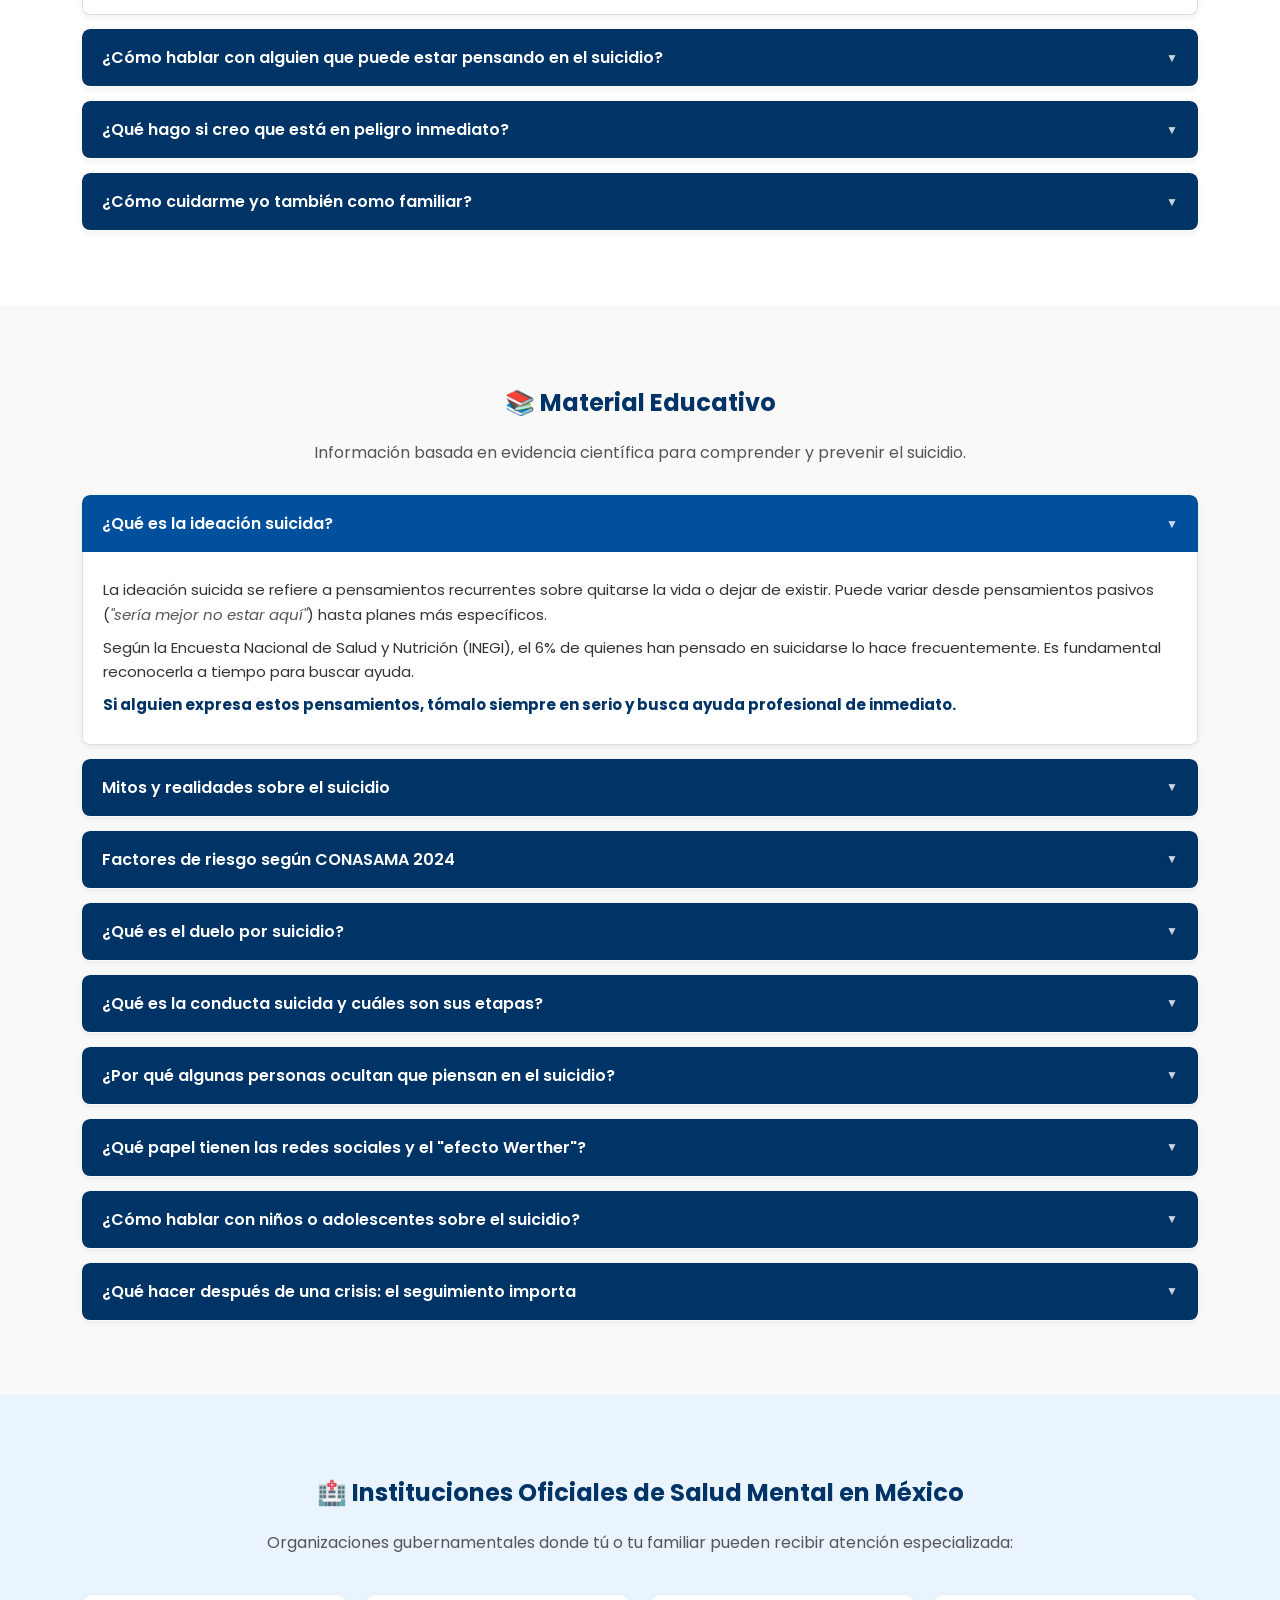
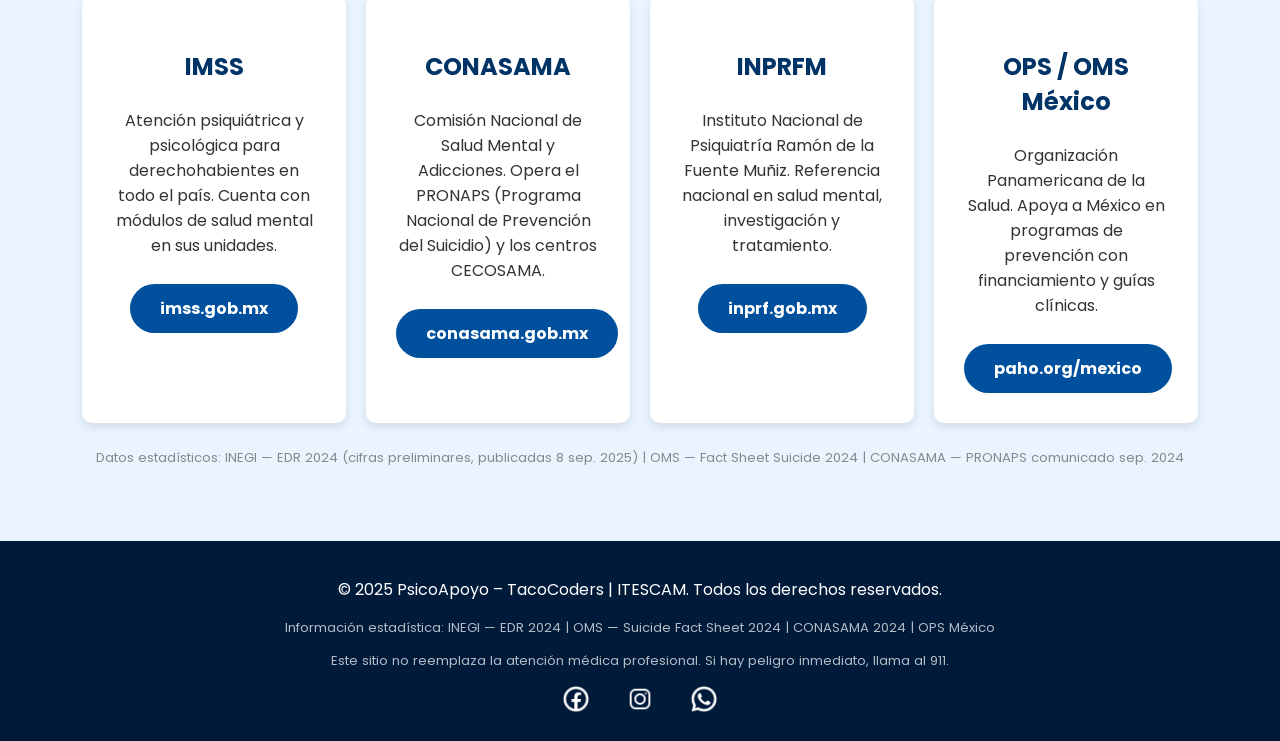
<file: recursos.html>
<!DOCTYPE html>
<html lang="es">
<head>
    <meta charset="UTF-8">
    <meta name="viewport" content="width=device-width, initial-scale=1.0">
    <title>Recursos de Apoyo - PsicoApoyo</title>
    <link rel="stylesheet" href="style.css">
    <link rel="preconnect" href="https://fonts.googleapis.com">
    <link href="https://fonts.googleapis.com/css2?family=Poppins:wght@300;400;600;700&display=swap" rel="stylesheet">
    <link rel="icon" href="assets/logo.png" type="image/png">
</head>
<body>
    <nav class="navbar fixed">
        <ul>
            <li><a href="index.html">Inicio</a></li>
            <li><a href="encuesta.html">Evaluar Estado Emocional</a></li>
            <li><a href="recursos.html">Recursos de Apoyo</a></li>
            <li><a href="contacto.html">Contacto</a></li>
            <li><a href="psicologo.html" style="opacity:0.7;font-size:0.85em;">🩺 Psicólogos</a></li>
        </ul>
    </nav>

    <!-- Hero -->
    <section style="background-color:#003366;padding:100px 20px 50px;text-align:center;color:white;">
        <h1 style="font-size:2.4em;color:white;">Recursos de Apoyo</h1>
        <p style="font-size:1.1em;max-width:750px;margin:10px auto 0;">
            Información y guías para <strong>familias, amigos y personas en crisis</strong>. Aquí encontrarás cómo actuar, qué decir, qué evitar y a dónde acudir.
        </p>
    </section>

    <!-- Líneas de emergencia -->
    <section style="background-color:#ffebee;padding:60px 20px;">
        <div class="container">
            <h2 style="color:#c62828;text-align:center;">🆘 Líneas de Crisis y Emergencia</h2>
            <p style="text-align:center;margin-bottom:30px;">Disponibles 24/7. Tanto tú como la persona en crisis pueden llamar. La llamada es confidencial y gratuita.</p>
            <div class="pricing-grid">
                <div class="pricing-card" style="border-top:5px solid #f44336;">
                    <h3>Línea de la Vida</h3>
                    <p class="price" style="color:#f44336;">800-911-2000</p>
                    <p>CONASAMA — Gratuita, nacional, 24/7<br>Orientación a personas en crisis y a sus familias</p>
                    <a href="tel:8009112000" class="btn btn-emergency" style="display:inline-block;margin-top:10px;">Llamar Ahora</a>
                </div>
                <div class="pricing-card" style="border-top:5px solid #e91e63;">
                    <h3>SAPTEL</h3>
                    <p class="price" style="color:#e91e63;">55 5259-8121</p>
                    <p>Atención psicológica telefónica<br>24 horas, 365 días del año</p>
                    <a href="tel:5552598121" class="btn btn-emergency" style="display:inline-block;margin-top:10px;">Llamar Ahora</a>
                </div>
                <div class="pricing-card" style="border-top:5px solid #ff5722;">
                    <h3>Emergencias</h3>
                    <p class="price" style="color:#ff5722;">911</p>
                    <p>Para situaciones de peligro inmediato<br>Policía, ambulancia, bomberos</p>
                    <a href="tel:911" class="btn btn-emergency" style="display:inline-block;margin-top:10px;">Llamar 911</a>
                </div>
            </div>
        </div>
    </section>

    <!-- Cifras México — INEGI 2024 -->
    <section style="background-color:#003366;color:white;padding:55px 20px;">
        <div class="container">
            <h2 style="color:white;text-align:center;margin-bottom:6px;">📊 El Suicidio en México — Cifras Oficiales</h2>
            <p style="text-align:center;font-size:0.88em;opacity:0.7;margin-bottom:30px;">
                Fuente: INEGI — Estadísticas de Defunciones Registradas 2024 (cifras preliminares, publicadas el 8 de septiembre de 2025)
            </p>
            <div class="pricing-grid">
                <div class="emergency-card">
                    <div style="font-size:2.2em;font-weight:700;color:#f1c40f;">8,856</div>
                    <h3>Suicidios registrados</h3>
                    <p>en México durante 2024 — dato más reciente disponible</p>
                </div>
                <div class="emergency-card">
                    <div style="font-size:2.2em;font-weight:700;color:#f1c40f;">6.8</div>
                    <h3>Tasa nacional</h3>
                    <p>por cada 100,000 habitantes — sube de 5.1 en 2014 y 5.6 en 2019</p>
                </div>
                <div class="emergency-card">
                    <div style="font-size:2.2em;font-weight:700;color:#f1c40f;">4 de cada 5</div>
                    <h3>Son hombres</h3>
                    <p>tasa masculina: 11.2 vs 2.6 femenina por 100,000 hab.</p>
                </div>
                <div class="emergency-card">
                    <div style="font-size:2.2em;font-weight:700;color:#f1c40f;">30–44 años</div>
                    <h3>Grupo de mayor riesgo</h3>
                    <p>tasa de 10.7 general; en hombres llega a 18.8 por 100,000 hab.</p>
                </div>
            </div>
            <div style="display:flex;flex-wrap:wrap;gap:15px;justify-content:center;margin-top:25px;">
                <div style="background:rgba(255,255,255,0.1);border-radius:10px;padding:16px 22px;min-width:200px;text-align:center;">
                    <div style="font-size:1.4em;font-weight:700;color:#f1c40f;">16.2</div>
                    <p style="margin:4px 0 0;font-size:0.88em;">Yucatán: tasa por 100,000 hab.<br><em>2ª más alta del país</em></p>
                </div>
                <div style="background:rgba(255,255,255,0.1);border-radius:10px;padding:16px 22px;min-width:200px;text-align:center;">
                    <div style="font-size:1.4em;font-weight:700;color:#f1c40f;">85.2%</div>
                    <p style="margin:4px 0 0;font-size:0.88em;">de los casos ocurren<br>en la vivienda particular</p>
                </div>
                <div style="background:rgba(255,255,255,0.1);border-radius:10px;padding:16px 22px;min-width:200px;text-align:center;">
                    <div style="font-size:1.4em;font-weight:700;color:#f1c40f;">51.6%</div>
                    <p style="margin:4px 0 0;font-size:0.88em;">de los fallecidos<br>eran solteros</p>
                </div>
                <div style="background:rgba(255,255,255,0.1);border-radius:10px;padding:16px 22px;min-width:200px;text-align:center;">
                    <div style="font-size:1.4em;font-weight:700;color:#f1c40f;">29.4%</div>
                    <p style="margin:4px 0 0;font-size:0.88em;">tenía secundaria completa<br>como nivel de escolaridad</p>
                </div>
            </div>
        </div>
    </section>

    <!-- Cifras OMS -->
    <section style="background-color:#eaf4ff;padding:55px 20px;">
        <div class="container">
            <h2 style="color:#003366;text-align:center;margin-bottom:6px;">🌍 El Suicidio en el Mundo — OMS</h2>
            <p style="text-align:center;color:#666;font-size:0.88em;margin-bottom:30px;">
                Fuente: Organización Mundial de la Salud (OMS) — Fact Sheet Suicidio, actualización 2024
            </p>
            <div class="semaforo-grid">
                <div class="semaforo-card verde">
                    <div class="semaforo-circulo" style="font-size:2em;">703,000</div>
                    <h3>Muertes anuales</h3>
                    <p>personas fallecen por suicidio cada año en el mundo. Equivale a <strong>una muerte cada 40 segundos</strong>.</p>
                </div>
                <div class="semaforo-card amarillo">
                    <div class="semaforo-circulo" style="font-size:2em;">x20</div>
                    <h3>Intentos vs. muertes</h3>
                    <p>Por cada muerte por suicidio, <strong>hay al menos 20 intentos</strong>. Los intentos previos son el principal factor de riesgo.</p>
                </div>
                <div class="semaforo-card rojo">
                    <div class="semaforo-circulo" style="font-size:2em;">73%</div>
                    <h3>Países de bajos ingresos</h3>
                    <p>ocurren en países de ingresos bajos y medianos. El suicidio es la <strong>4ª causa de muerte</strong> en jóvenes de 15 a 29 años.</p>
                </div>
            </div>
            <div style="background:#fff;border:1px solid #bbdefb;border-radius:10px;padding:20px 25px;margin-top:25px;max-width:750px;margin-left:auto;margin-right:auto;">
                <h3 style="color:#003366;margin:0 0 12px;">¿Es prevenible el suicidio?</h3>
                <p style="margin:6px 0;font-size:0.95em;">✅ <strong>Sí.</strong> La OMS afirma que el suicidio es prevenible con intervenciones oportunas.</p>
                <p style="margin:6px 0;font-size:0.95em;">✅ Restringir el acceso a medios, detectar señales a tiempo y brindar apoyo profesional reduce significativamente los casos.</p>
                <p style="margin:6px 0;font-size:0.95em;">✅ Preguntar directamente a alguien si piensa en suicidarse <strong>no aumenta el riesgo</strong> — al contrario, abre la puerta al diálogo.</p>
                <p style="font-size:0.8em;color:#888;margin-top:12px;">OMS, <em>Vivir la vida: guía de aplicación para la prevención del suicidio en los países</em>, 2021.</p>
            </div>
        </div>
    </section>

    <!-- Guía para familiares -->
    <section style="background-color:#fff;padding:60px 20px;">
        <div class="container">
            <h2 style="color:#003366;text-align:center;">👨‍👩‍👧 Guía para Familiares y Amigos</h2>
            <p style="text-align:center;margin-bottom:30px;max-width:700px;margin-left:auto;margin-right:auto;">
                Como familiar o amigo, tienes un papel crucial. Aquí te explicamos qué hacer y qué evitar cuando alguien que quieres está en riesgo.
            </p>

            <div class="faq-item">
                <button class="faq-btn">¿Cómo saber si alguien está en riesgo?</button>
                <div class="faq-answer">
                    <p><strong>Señales de alerta que debes tomar en serio</strong> (según CONASAMA y la OMS):</p>
                    <p>⚠️ Hablar de querer morir, no tener razones para vivir o sentirse una carga para otros.</p>
                    <p>⚠️ Aislarse de familia y amigos de manera repentina o progresiva.</p>
                    <p>⚠️ Cambios drásticos en comportamiento, personalidad, sueño o alimentación.</p>
                    <p>⚠️ Regalar pertenencias importantes o despedirse de forma inusual.</p>
                    <p>⚠️ Buscar o hablar sobre medios para hacerse daño.</p>
                    <p>⚠️ Consumo excesivo de alcohol u otras sustancias para "manejar" sus emociones.</p>
                    <p>⚠️ Descuido extremo de su apariencia personal o higiene.</p>
                    <p>⚠️ Expresiones como "ya no quiero seguir", "sería mejor no estar aquí" o "son mejores sin mí".</p>
                    <p style="margin-top:12px;"><strong>Si observas varias de estas señales, actúa de inmediato. No esperes a que "se le pase".</strong></p>
                </div>
            </div>

            <div class="faq-item">
                <button class="faq-btn">¿Cómo hablar con alguien que puede estar pensando en el suicidio?</button>
                <div class="faq-answer">
                    <p><strong>Lo que SÍ debes hacer</strong> (recomendaciones OMS / CDC / Línea de la Vida):</p>
                    <p>✅ Busca un momento privado y tranquilo para hablar.</p>
                    <p>✅ Pregunta directamente: <em>"¿Estás pensando en hacerte daño?"</em> — preguntar no aumenta el riesgo, abre la puerta.</p>
                    <p>✅ Escucha sin interrumpir ni juzgar. Tu presencia vale más que tus palabras.</p>
                    <p>✅ Expresa que te importa: <em>"Me preocupas y quiero ayudarte."</em></p>
                    <p>✅ Ofrécete a acompañarle a buscar ayuda profesional.</p>
                    <p>✅ Mantén el seguimiento después: llámale, visítale.</p>
                    <br>
                    <p><strong>Lo que NO debes hacer:</strong></p>
                    <p>❌ No digas "eso es una tontería" o "tienes todo para estar bien".</p>
                    <p>❌ No minimices su dolor ni compares su situación con la de otros.</p>
                    <p>❌ No prometas guardar el secreto si crees que está en peligro.</p>
                    <p>❌ No lo dejes solo si crees que el riesgo es inmediato.</p>
                    <p>❌ No esperes a que pida ayuda por sí mismo.</p>
                </div>
            </div>

            <div class="faq-item">
                <button class="faq-btn">¿Qué hago si creo que está en peligro inmediato?</button>
                <div class="faq-answer">
                    <p><strong>Actúa de inmediato siguiendo estos pasos</strong> (OMS / Línea de la Vida México):</p>
                    <p>1️⃣ <strong>No lo dejes solo.</strong> Quédate con la persona o pide a alguien de confianza que se quede.</p>
                    <p>2️⃣ <strong>Retira medios de riesgo</strong> del entorno si es seguro hacerlo (medicamentos, objetos cortantes, etc.).</p>
                    <p>3️⃣ <strong>Llama al 800-911-2000</strong> (Línea de la Vida) para recibir orientación de un especialista.</p>
                    <p>4️⃣ <strong>Llama al 911</strong> si hay peligro inmediato.</p>
                    <p>5️⃣ <strong>Acompáñale a urgencias</strong> del hospital más cercano si es necesario.</p>
                    <p style="margin-top:10px;"><em>Recuerda: pedir ayuda para alguien no es traicionar su confianza. Es un acto de amor.</em></p>
                </div>
            </div>

            <div class="faq-item">
                <button class="faq-btn">¿Cómo cuidarme yo también como familiar?</button>
                <div class="faq-answer">
                    <p>Apoyar a alguien en crisis es emocionalmente agotador. También tú necesitas apoyo.</p>
                    <p>💙 Es normal sentir miedo, culpa, enojo o agotamiento. Esos sentimientos son válidos.</p>
                    <p>💙 Busca apoyo en otros familiares o amigos de confianza.</p>
                    <p>💙 Considera hablar con un psicólogo para procesar lo que estás viviendo.</p>
                    <p>💙 No cargues esto solo/a — pedir ayuda también es para ti.</p>
                    <p>💙 Establece límites saludables. Puedes amar a alguien y también cuidarte a ti mismo/a.</p>
                    <a href="contacto.html" class="btn btn-primary" style="display:inline-block;margin-top:15px;">Buscar Apoyo para Mí</a>
                </div>
            </div>
        </div>
    </section>

    <!-- Material educativo -->
    <section style="background-color:#f9f9f9;padding:60px 20px;">
        <div class="container">
            <h2 style="color:#003366;text-align:center;">📚 Material Educativo</h2>
            <p style="text-align:center;margin-bottom:30px;color:#555;">Información basada en evidencia científica para comprender y prevenir el suicidio.</p>

            <div class="faq-item">
                <button class="faq-btn">¿Qué es la ideación suicida?</button>
                <div class="faq-answer">
                    <p>La ideación suicida se refiere a pensamientos recurrentes sobre quitarse la vida o dejar de existir. Puede variar desde pensamientos pasivos (<em>"sería mejor no estar aquí"</em>) hasta planes más específicos.</p>
                    <p>Según la Encuesta Nacional de Salud y Nutrición (INEGI), el 6% de quienes han pensado en suicidarse lo hace frecuentemente. Es fundamental reconocerla a tiempo para buscar ayuda.</p>
                    <p><strong>Si alguien expresa estos pensamientos, tómalo siempre en serio y busca ayuda profesional de inmediato.</strong></p>
                </div>
            </div>

            <div class="faq-item">
                <button class="faq-btn">Mitos y realidades sobre el suicidio</button>
                <div class="faq-answer">
                    <p><strong>MITO:</strong> "Quien habla de suicidio no lo hace de verdad."<br>
                    <strong>REALIDAD:</strong> Hablar de suicidio es siempre una señal que debe tomarse en serio. La mayoría de las personas envían señales antes. (OMS)</p>
                    <br>
                    <p><strong>MITO:</strong> "Preguntar sobre el suicidio puede sugestionar a alguien."<br>
                    <strong>REALIDAD:</strong> Hablar abiertamente del tema reduce el riesgo al dar un espacio de expresión. (OMS / CDC)</p>
                    <br>
                    <p><strong>MITO:</strong> "Solo les pasa a personas con problemas graves."<br>
                    <strong>REALIDAD:</strong> Puede afectar a cualquier persona. En México, el 29.4% de los fallecidos tenía secundaria completa. (INEGI 2024)</p>
                    <br>
                    <p><strong>MITO:</strong> "El suicidio es un acto egoísta o impulsivo."<br>
                    <strong>REALIDAD:</strong> Es la consecuencia de un sufrimiento emocional profundo y sostenido. Con apoyo oportuno, es prevenible. (OMS)</p>
                    <br>
                    <p><strong>MITO:</strong> "Si de verdad quisiera hacerlo, no lo diría."<br>
                    <strong>REALIDAD:</strong> La mayoría de las personas envían señales antes de un intento. Es importante escucharlas. (CONASAMA)</p>
                </div>
            </div>

            <div class="faq-item">
                <button class="faq-btn">Factores de riesgo según CONASAMA 2024</button>
                <div class="faq-answer">
                    <p>La Comisión Nacional de Salud Mental y Adicciones (CONASAMA) identifica los siguientes factores de riesgo por etapa de vida:</p>
                    <p>🧒 <strong>Niñez:</strong> Abuso físico, psicológico o sexual; acoso escolar (bullying); divorcios mal manejados.</p>
                    <p>🧑 <strong>Adolescentes:</strong> Problemas con pares, decepciones amorosas, problemas familiares, consumo temprano de alcohol o drogas. <em>El 52% de los suicidios consumados en México ocurren en el grupo de 15 a 29 años.</em></p>
                    <p>👨 <strong>Adultos:</strong> Crisis económica, infidelidad, mal manejo de emociones, problemas de pareja.</p>
                    <p>👴 <strong>Adultos mayores:</strong> Jubilación, abandono, muerte de la pareja, diagnóstico de enfermedad incapacitante o dolorosa.</p>
                    <br>
                    <p><em>Fuente: CONASAMA — Comisión Nacional de Salud Mental y Adicciones, comunicado de septiembre 2024.</em></p>
                </div>
            </div>

            <div class="faq-item">
                <button class="faq-btn">¿Qué es el duelo por suicidio?</button>
                <div class="faq-answer">
                    <p>El duelo por suicidio es la experiencia de pérdida de quienes pierden a un ser querido de esta manera. Quienes lo viven pueden sentir confusión, culpa, enojo o un dolor muy profundo.</p>
                    <p>Es un tipo de duelo complejo y diferente a otros porque suele acompañarse de preguntas sin respuesta: "¿Por qué no lo vi?", "¿Podría haberlo evitado?", "¿Fue mi culpa?" Estas preguntas son normales y no significan que seas responsable.</p>
                    <p>Si estás pasando por esto, no tienes que enfrentarlo solo/a. Existen grupos de apoyo y especialistas que pueden acompañarte en el proceso.</p>
                    <a href="contacto.html" class="btn btn-primary" style="display:inline-block;margin-top:10px;">Buscar Apoyo Especializado</a>
                </div>
            </div>

            <div class="faq-item">
                <button class="faq-btn">¿Qué es la conducta suicida y cuáles son sus etapas?</button>
                <div class="faq-answer">
                    <p>La conducta suicida no es un evento repentino — generalmente es un proceso que atraviesa etapas identificables. Reconocerlas permite intervenir antes de que avance. (Fuente: CONASAMA / OMS)</p>
                    <p><strong>1. Ideación pasiva:</strong> Pensamientos de que "sería mejor no estar aquí" o de querer "descansar para siempre". No hay intención activa aún, pero es la primera señal.</p>
                    <p><strong>2. Ideación activa sin plan:</strong> La persona piensa en quitarse la vida de manera más frecuente, pero sin haber definido cómo hacerlo.</p>
                    <p><strong>3. Ideación con plan:</strong> La persona ha pensado en un método específico. Esta etapa representa un riesgo alto y requiere intervención inmediata.</p>
                    <p><strong>4. Intento de suicidio:</strong> La persona actúa sobre el plan. Cada intento previo multiplica el riesgo de futuros intentos. (OMS: un intento previo es el principal factor de riesgo).</p>
                    <p style="margin-top:12px;"><strong>En cualquiera de estas etapas, es posible y necesario intervenir. No hay que esperar a la etapa 4 para buscar ayuda.</strong></p>
                </div>
            </div>

            <div class="faq-item">
                <button class="faq-btn">¿Por qué algunas personas ocultan que piensan en el suicidio?</button>
                <div class="faq-answer">
                    <p>Existen varias razones por las que una persona puede no expresar abiertamente sus pensamientos suicidas:</p>
                    <p>😶 <strong>Miedo al juicio o al rechazo:</strong> Temen que las personas cercanas los vean como "locos" o "débiles" y se alejen de ellos.</p>
                    <p>🤐 <strong>Vergüenza y estigma social:</strong> En muchas culturas, hablar de salud mental sigue siendo tabú. El estigma hace que las personas prefieran callar su sufrimiento.</p>
                    <p>😔 <strong>Sensación de ser una carga:</strong> Creen que contarlo solo generará problemas a quienes quieren.</p>
                    <p>😶‍🌫️ <strong>Desesperanza:</strong> Piensan que nadie podrá ayudarles de verdad, por lo que no vale la pena decirlo.</p>
                    <p>🧩 <strong>Disociación emocional:</strong> Algunas personas con riesgo alto pueden actuar con normalidad externamente mientras sufren internamente (esto se llama "sonrisa depresiva").</p>
                    <p style="margin-top:12px;"><strong>Por eso es crucial preguntar directamente, crear un espacio seguro y no esperar a que la persona llegue sola a pedir ayuda.</strong></p>
                </div>
            </div>

            <div class="faq-item">
                <button class="faq-btn">¿Qué papel tienen las redes sociales y el "efecto Werther"?</button>
                <div class="faq-answer">
                    <p>El <strong>Efecto Werther</strong> es el fenómeno por el cual una cobertura irresponsable del suicidio en medios de comunicación o redes sociales puede provocar suicidios imitativos, especialmente en poblaciones vulnerables como adolescentes.</p>
                    <p>La OMS tiene guías específicas para medios de comunicación sobre cómo informar responsablemente sobre el suicidio, evitando detallar métodos, romantizar el acto o presentarlo como solución.</p>
                    <p>En contraste, el <strong>Efecto Papageno</strong> es el fenómeno opuesto: cuando los medios muestran historias de personas que superaron una crisis suicida, esto puede tener un efecto protector y reducir intentos.</p>
                    <p>💡 <strong>¿Qué puedes hacer como familiar o amigo/a?</strong></p>
                    <p>⚠️ Presta atención si la persona consume contenido relacionado con el suicidio de forma frecuente en redes sociales.</p>
                    <p>✅ Fomenta el consumo de contenido positivo y la desconexión digital cuando sea necesario.</p>
                    <p>✅ Habla sobre lo que ve en redes sin juzgar, para crear un espacio de confianza.</p>
                    <p style="font-size:0.85em;color:#888;margin-top:12px;">Fuente: OMS — <em>Prevención del suicidio: un recurso para profesionales de los medios de comunicación</em>, actualización 2023.</p>
                </div>
            </div>

            <div class="faq-item">
                <button class="faq-btn">¿Cómo hablar con niños o adolescentes sobre el suicidio?</button>
                <div class="faq-answer">
                    <p>Hablar con menores sobre el suicidio puede sentirse difícil, pero es necesario y no les "pone la idea en la cabeza". Al contrario: abrir la conversación crea un espacio seguro donde pueden expresar lo que sienten. (OMS / CONASAMA)</p>
                    <p><strong>Recomendaciones para padres y maestros:</strong></p>
                    <p>✅ Usa un lenguaje claro y apropiado para su edad: "He notado que estás triste. ¿Estás teniendo pensamientos de hacerte daño?"</p>
                    <p>✅ Escucha sin reaccionar con miedo o enojo. Si reaccionas con alarma excesiva, el niño/a puede cerrarse y no volver a contártelo.</p>
                    <p>✅ Valida sus emociones: "Lo que sientes es real y tiene sentido que te duela."</p>
                    <p>✅ Involucra a un profesional de salud mental si hay señales de alarma. No tienes que manejarlo solo/a como adulto.</p>
                    <p>❌ No digas "eso es ridículo a tu edad" o "tienes toda la vida por delante" — aunque vengan de buenas intenciones, estos mensajes invalidan su dolor.</p>
                    <p style="margin-top:12px;"><strong>Recuerda:</strong> El 52% de los suicidios en México ocurren en jóvenes de 15 a 29 años. La prevención temprana en adolescentes salva vidas. (CONASAMA 2024)</p>
                    <a href="contacto.html" class="btn btn-primary" style="display:inline-block;margin-top:12px;">Orientación para Padres</a>
                </div>
            </div>

            <div class="faq-item">
                <button class="faq-btn">¿Qué hacer después de una crisis: el seguimiento importa</button>
                <div class="faq-answer">
                    <p>El período más crítico no es solo durante la crisis — es en las semanas y meses posteriores. Muchos intentos ocurren después de una aparente mejoría.</p>
                    <p><strong>¿Por qué el seguimiento es vital?</strong></p>
                    <p>La OMS señala que un intento previo de suicidio es el principal factor de riesgo para futuros intentos. El 80% de las personas que mueren por suicidio habían tenido uno o más intentos previos.</p>
                    <p><strong>Pasos de seguimiento recomendados (OMS / Línea de la Vida):</strong></p>
                    <p>📞 Llama o visita a la persona regularmente en las semanas posteriores a una crisis.</p>
                    <p>🩺 Asegúrate de que continúe su tratamiento o terapia psicológica. Acompáñale si es necesario.</p>
                    <p>💊 Si tiene medicación prescrita, verifica que la tome y que no tenga acceso a sobredosis.</p>
                    <p>👁️ Mantente atento/a a señales de recaída: aislamiento, cambios de humor, expresiones de desesperanza.</p>
                    <p>💙 Recuérdale con palabras y acciones que su vida importa y que no está solo/a.</p>
                    <p style="font-size:0.85em;color:#888;margin-top:12px;">Fuente: OMS — <em>Vivir la vida: Guía de aplicación para la prevención del suicidio</em>, 2021 | Línea de la Vida CONASAMA 800-911-2000</p>
                </div>
            </div>
        </div>
    </section>

    <!-- Instituciones -->
    <section style="background-color:#eaf4ff;padding:60px 20px;">
        <div class="container">
            <h2 style="color:#003366;text-align:center;">🏥 Instituciones Oficiales de Salud Mental en México</h2>
            <p style="text-align:center;margin-bottom:30px;color:#555;">Organizaciones gubernamentales donde tú o tu familiar pueden recibir atención especializada:</p>
            <div class="pricing-grid">
                <div class="pricing-card">
                    <h3>IMSS</h3>
                    <p>Atención psiquiátrica y psicológica para derechohabientes en todo el país. Cuenta con módulos de salud mental en sus unidades.</p>
                    <a href="https://www.imss.gob.mx" target="_blank" class="btn btn-primary" style="display:inline-block;margin-top:10px;">imss.gob.mx</a>
                </div>
                <div class="pricing-card">
                    <h3>CONASAMA</h3>
                    <p>Comisión Nacional de Salud Mental y Adicciones. Opera el PRONAPS (Programa Nacional de Prevención del Suicidio) y los centros CECOSAMA.</p>
                    <a href="https://www.gob.mx/salud/conasama" target="_blank" class="btn btn-primary" style="display:inline-block;margin-top:10px;">conasama.gob.mx</a>
                </div>
                <div class="pricing-card">
                    <h3>INPRFM</h3>
                    <p>Instituto Nacional de Psiquiatría Ramón de la Fuente Muñiz. Referencia nacional en salud mental, investigación y tratamiento.</p>
                    <a href="https://www.inprf.gob.mx" target="_blank" class="btn btn-primary" style="display:inline-block;margin-top:10px;">inprf.gob.mx</a>
                </div>
                <div class="pricing-card">
                    <h3>OPS / OMS México</h3>
                    <p>Organización Panamericana de la Salud. Apoya a México en programas de prevención con financiamiento y guías clínicas.</p>
                    <a href="https://www.paho.org/es/mexico" target="_blank" class="btn btn-primary" style="display:inline-block;margin-top:10px;">paho.org/mexico</a>
                </div>
            </div>
            <p style="text-align:center;font-size:0.82em;color:#888;margin-top:25px;">
                Datos estadísticos: INEGI — EDR 2024 (cifras preliminares, publicadas 8 sep. 2025) |
                OMS — Fact Sheet Suicide 2024 | CONASAMA — PRONAPS comunicado sep. 2024
            </p>
        </div>
    </section>

    <footer style="background-color:#001a3a;color:white;padding:20px 0;">
        <div class="container">
            <p>&copy; 2025 PsicoApoyo – TacoCoders | ITESCAM. Todos los derechos reservados.</p>
            <p style="font-size:0.82em;opacity:0.7;">
                Información estadística: INEGI — EDR 2024 | OMS — Suicide Fact Sheet 2024 | CONASAMA 2024 | OPS México
            </p>
            <p style="font-size:0.82em;opacity:0.7;">Este sitio no reemplaza la atención médica profesional. Si hay peligro inmediato, llama al 911.</p>
            <div class="social-media">
                <a href="#" target="_blank"><img src="assets/facebook-icon.png" alt="Facebook"></a>
                <a href="#" target="_blank"><img src="assets/instagram-icon.png" alt="Instagram"></a>
                <a href="https://wa.me/529999000000" target="_blank"><img src="assets/whatsapp-icon.png" alt="WhatsApp"></a>
            </div>
        </div>
    </footer>
    <script src="app.js"></script>
<script>
// Acordeón FAQ — independiente, con try-catch para no bloquearse
(function() {
  function initAcordeon() {
    try {
      var btns = document.querySelectorAll('.faq-btn');
      if (!btns.length) return;

      function cerrarTodos() {
        document.querySelectorAll('.faq-answer').forEach(function(a) {
          a.style.maxHeight = '0';
          a.style.opacity = '0';
          a.style.padding = '0 20px';
        });
        document.querySelectorAll('.faq-btn').forEach(function(b) {
          b.style.background = '#003366';
          b.style.borderRadius = '8px';
        });
      }

      function abrirRespuesta(btn) {
        var ans = btn.nextElementSibling;
        if (!ans) return;
        // Quitar padding temporalmente para medir bien el scrollHeight
        ans.style.padding = '18px 20px';
        ans.style.maxHeight = '2000px'; // valor grande fijo — sin lag de cálculo
        ans.style.opacity = '1';
        btn.style.background = '#00509e';
        btn.style.borderRadius = '8px 8px 0 0';
      }

      for (var i = 0; i < btns.length; i++) {
        (function(btn) {
          btn.addEventListener('click', function() {
            var ans = btn.nextElementSibling;
            var estaAbierto = ans && ans.style.maxHeight && ans.style.maxHeight !== '0' && ans.style.maxHeight !== '0px' && ans.style.opacity === '1';
            cerrarTodos();
            if (!estaAbierto) {
              abrirRespuesta(btn);
              btn.scrollIntoView({ behavior: 'smooth', block: 'nearest' });
            }
          });
        })(btns[i]);
      }

      // Abrir primera pregunta de cada sección
      document.querySelectorAll('section').forEach(function(sec) {
        var primerBtn = sec.querySelector('.faq-btn');
        if (primerBtn) abrirRespuesta(primerBtn);
      });
    } catch(e) { console.warn('Acordeon error:', e); }
  }

  if (document.readyState === 'loading') {
    document.addEventListener('DOMContentLoaded', initAcordeon);
  } else {
    initAcordeon();
  }
})();
</script>
</body>
</html>
</file>
<file: style.css>
/* ============================================
   PsicoApoyo - Sistema de Prevención del Suicidio
   TacoCoders | ITESCAM 2025
   ============================================ */

/* General */
body {
    font-family: 'Poppins', sans-serif;
    margin: 0;
    padding: 0;
    background-color: #fff;
    color: #333;
    box-sizing: border-box;
}

.container {
    width: 90%;
    max-width: 1200px;
    margin: 0 auto;
    text-align: center;
}

/* ============================================
   NAVBAR
   ============================================ */
.navbar {
    background-color: #003366;
    position: fixed;
    top: 0;
    left: 0;
    width: 100%;
    z-index: 1000;
    padding: 10px 0;
    box-shadow: 0 4px 8px rgba(0,0,0,0.2);
}

.navbar ul {
    display: flex;
    justify-content: center;
    padding: 15px;
    list-style: none;
    margin: 0;
}

.navbar li { margin: 0 15px; }

.navbar a {
    color: white;
    text-decoration: none;
    font-size: 15px;
    font-weight: bold;
    text-transform: uppercase;
    transition: color 0.3s;
}

.navbar ul li a {
    color: white;
    text-decoration: none;
    padding: 8px 16px;
    transition: 0.3s;
    font-weight: bold;
}

.navbar ul li a:hover {
    background: #d4af37;
    color: #fff;
    border-radius: 4px;
}

/* ============================================
   HERO
   ============================================ */
.hero {
    display: flex;
    align-items: center;
    justify-content: center;
    text-align: center;
    min-height: 480px;
    padding: 120px 20px 80px;
    background-size: cover;
    background-position: center;
    background-attachment: fixed;
    color: white;
}

.hero .container { max-width: 850px; }
.hero h1 { font-size: 3em; color: white; margin: 0 0 15px; }
.hero p  { font-size: 1.2em; margin: 10px 0 25px; }

/* ============================================
   BOTONES
   ============================================ */
.btn {
    display: inline-block;
    padding: 12px 30px;
    border-radius: 50px;
    font-size: 16px;
    font-weight: bold;
    text-decoration: none;
    transition: all 0.3s;
    cursor: pointer;
    border: none;
    font-family: 'Poppins', sans-serif;
}

.btn-primary { background-color: #00509e; color: white; }
.btn-primary:hover { background-color: #003b5c; transform: translateY(-2px); }

.btn-secondary { background-color: #6c757d; color: white; }
.btn-secondary:hover { background-color: #495057; }

.btn-emergency { background-color: #e53935; color: white; }
.btn-emergency:hover { background-color: #b71c1c; transform: translateY(-2px); }

.btn-whatsapp {
    display: inline-block;
    padding: 12px 30px;
    background-color: #25d366;
    color: white;
    text-decoration: none;
    border-radius: 50px;
    font-size: 16px;
    font-weight: bold;
    transition: background-color 0.3s;
    font-family: 'Poppins', sans-serif;
}
.btn-whatsapp:hover { background-color: #128c7e; }

.btn-correo {
    display: inline-block;
    padding: 12px 30px;
    background-color: #526ffe;
    color: white;
    text-decoration: none;
    border-radius: 50px;
    font-size: 16px;
    font-weight: bold;
    transition: background-color 0.3s;
    font-family: 'Poppins', sans-serif;
}
.btn-correo:hover { background-color: #0d037e; }

/* ============================================
   TARJETAS SEMÁFORO (index.html)
   ============================================ */
.semaforo-grid {
    display: flex;
    justify-content: space-around;
    gap: 20px;
    margin-top: 30px;
    flex-wrap: wrap;
}

.semaforo-card {
    flex: 1;
    min-width: 200px;
    padding: 30px 20px;
    border-radius: 15px;
    text-align: center;
    box-shadow: 0 4px 15px rgba(0,0,0,0.1);
    transition: transform 0.3s;
}
.semaforo-card:hover { transform: translateY(-5px); }

.semaforo-card.verde    { background-color: #e8f5e9; border-top: 6px solid #4caf50; }
.semaforo-card.verde h3 { color: #2e7d32; }
.semaforo-card.amarillo    { background-color: #fffde7; border-top: 6px solid #ffc107; }
.semaforo-card.amarillo h3 { color: #f57f17; }
.semaforo-card.rojo    { background-color: #ffebee; border-top: 6px solid #f44336; }
.semaforo-card.rojo h3 { color: #c62828; }

.semaforo-circulo { font-size: 3em; margin-bottom: 10px; }

/* ============================================
   PRICING / EMERGENCY CARDS
   ============================================ */
.pricing-grid {
    display: flex;
    justify-content: space-around;
    gap: 20px;
    margin-top: 40px;
    flex-wrap: wrap;
}

.pricing-card {
    background-color: white;
    padding: 30px;
    border-radius: 10px;
    box-shadow: 0 4px 8px rgba(0,0,0,0.1);
    flex: 1;
    min-width: 200px;
    text-align: center;
}
.pricing-card h3    { font-size: 1.5em; color: #003366; }
.pricing-card .price { font-size: 1.4em; color: #f39c12; font-weight: bold; }

.emergency-card {
    background-color: rgba(255,255,255,0.1);
    padding: 30px;
    border-radius: 10px;
    border: 2px solid rgba(255,255,255,0.3);
    flex: 1;
    min-width: 180px;
    text-align: center;
}
.emergency-card h3       { font-size: 1.4em; color: white; }
.emergency-card .price-em { font-size: 1.6em; color: #f1c40f; font-weight: bold; }

/* ============================================
   ABOUT / PSYCHOLOGY BENEFITS
   ============================================ */
section.about img {
    display: block;
    margin-left: auto;
    margin-right: auto;
    max-width: 100%;
}

.psychology-benefits { padding: 60px 20px; }

/* ============================================
   FAQ / ACORDEÓN
   ============================================ */
.faq { background-color: #f9f9f9; padding: 80px 0; }

.faq-item {
    margin: 14px 0;
    border-radius: 8px;
    text-align: left;
    box-shadow: 0 2px 6px rgba(0,0,0,0.07);
    overflow: hidden;
}

.faq-btn {
    width: 100%;
    padding: 16px 20px;
    font-size: 16px;
    text-align: left;
    background-color: #003366;
    color: white;
    border: none;
    border-radius: 8px;
    cursor: pointer;
    transition: background-color 0.25s ease;
    font-family: 'Poppins', sans-serif;
    font-weight: 600;
    display: flex;
    justify-content: space-between;
    align-items: center;
}
.faq-btn::after { content: '▼'; font-size: 0.75em; opacity: 0.8; }
.faq-btn:hover { background-color: #00509e; }

.faq-answer {
    display: block;
    padding: 0 20px;
    background-color: #ffffff;
    border: 1px solid #ddd;
    border-top: none;
    border-radius: 0 0 8px 8px;
    font-size: 15px;
    text-align: left;
    max-height: 0;
    opacity: 0;
    overflow: hidden;
    transition: max-height 0.25s ease, opacity 0.2s ease;
}
.faq-answer p { margin: 8px 0; line-height: 1.65; }
.faq-answer strong { color: #003366; }
.faq-answer em { color: #555; }

/* ============================================
   CONTACTO
   ============================================ */
.contact {
    padding: 80px 20px;
    text-align: center;
    background-color: #eaf4ff;
}
.contact h2 { color: #003b5c; }

.contact-method {
    padding: 20px;
    background: white;
    border-radius: 10px;
    max-width: 600px;
    margin: 20px auto;
    box-shadow: 0 2px 10px rgba(0,0,0,0.08);
}
.contact-method h3 { color: #00509e; font-size: 1.4em; }
.contact-method p  { font-size: 1em; color: #333; }

.contact-form {
    background-color: #f4f4f4;
    padding: 30px;
    border-radius: 10px;
}
.contact-form h3 { font-size: 1.4em; color: #003b5c; }

.contact-form input,
.contact-form textarea,
.contact-form select {
    width: 100%;
    padding: 10px;
    margin: 8px 0;
    border-radius: 5px;
    border: 1px solid #ccc;
    font-size: 1em;
    font-family: 'Poppins', sans-serif;
    box-sizing: border-box;
}

.contact-form button {
    padding: 15px 30px;
    background-color: #00509e;
    color: white;
    border: none;
    border-radius: 5px;
    font-size: 1.1em;
    cursor: pointer;
    font-family: 'Poppins', sans-serif;
}
.contact-form button:hover { background-color: #003b5c; }

/* ============================================
   ENCUESTA — PREGUNTAS
   ============================================ */
.pregunta-card {
    background: white;
    border-radius: 10px;
    padding: 25px;
    margin-bottom: 20px;
    box-shadow: 0 2px 10px rgba(0,0,0,0.07);
    text-align: left;
    transition: border 0.2s;
}

.pregunta-num {
    font-size: 0.85em;
    color: #888;
    margin: 0 0 5px;
}

.pregunta-texto {
    font-size: 1.1em;
    font-weight: 600;
    color: #003366;
    margin: 0 0 15px;
}

.opciones {
    display: flex;
    flex-direction: column;
    gap: 10px;
}

/* Label normal */
.opciones label {
    display: flex;
    align-items: center;
    gap: 10px;
    padding: 10px 15px;
    border-radius: 8px;
    border: 2px solid #e0e0e0;
    cursor: pointer;
    transition: all 0.2s;
    font-size: 0.95em;
    user-select: none;
}

.opciones label:hover {
    border-color: #003366;
    background-color: #eaf4ff;
}

/* ✅ LABEL SELECCIONADA — clave para el highlight */
.opciones label.marcada,
.opciones label.seleccionada {
    background-color: #dbeafe !important;
    border-color: #003366 !important;
    font-weight: 600;
    box-shadow: 0 0 0 2px rgba(0, 80, 158, 0.2);
}

.opciones input[type="radio"] {
    accent-color: #003366;
    width: 18px;
    height: 18px;
    cursor: pointer;
    flex-shrink: 0;
}

/* ============================================
   ENCUESTA — SELECTOR DE PERSPECTIVA
   ============================================ */
.persp-btn {
    padding: 12px 24px;
    border-radius: 50px;
    border: 2px solid #003366;
    background: white;
    color: #003366;
    font-weight: 600;
    font-size: 0.95em;
    cursor: pointer;
    font-family: 'Poppins', sans-serif;
    transition: all 0.2s;
}
.persp-btn:hover,
.persp-btn.activo {
    background: #003366;
    color: white;
}

/* ============================================
   ENCUESTA — RESULTADO CON SEMÁFORO
   ============================================ */

/* Contenedor resultado */
#resultado {
    display: none;
    max-width: 700px;
    margin: 40px auto 0;
    text-align: center;
    border-radius: 15px;
    padding: 35px 25px;
    /* El color de fondo y borde los pone el JS según el nivel */
}

/* Badge de perspectiva arriba del resultado */
.resultado-badge {
    display: inline-block;
    border-radius: 20px;
    padding: 5px 16px;
    font-size: 0.82em;
    font-weight: 600;
    margin-bottom: 14px;
}

/* Caja del semáforo físico */
.semaforo-wrap {
    display: inline-flex;
    flex-direction: column;
    align-items: center;
    background: #1a1a1a;
    border-radius: 20px;
    padding: 16px 22px;
    gap: 12px;
    margin-bottom: 20px;
}

.semaforo-luz-wrap {
    display: flex;
    flex-direction: column;
    align-items: center;
    gap: 5px;
}

.semaforo-luz {
    width: 54px;
    height: 54px;
    border-radius: 50%;
    transition: all 0.3s;
}

.semaforo-label {
    font-size: 0.65em;
    font-weight: 600;
    letter-spacing: 1px;
    font-family: 'Poppins', sans-serif;
}

/* Título del nivel */
.nivel-titulo {
    font-size: 1.8em;
    font-weight: 700;
    margin: 0 0 12px;
}

/* Descripción del nivel */
.nivel-desc {
    font-size: 1.05em;
    color: #444;
    margin: 0 auto 20px;
    max-width: 600px;
    line-height: 1.6;
}

/* Caja de recomendaciones */
.recs-box {
    background: white;
    border-radius: 10px;
    padding: 20px 24px;
    text-align: left;
    margin: 15px 0;
    /* El borde lo pone el JS */
}

.rec-item {
    display: flex;
    align-items: flex-start;
    gap: 10px;
    margin: 10px 0;
    font-size: 0.95em;
    line-height: 1.5;
}

.rec-item span:first-child {
    flex-shrink: 0;
    font-size: 1.1em;
    margin-top: 1px;
}

/* Botones del resultado */
.btns-resultado {
    display: flex;
    flex-wrap: wrap;
    gap: 10px;
    justify-content: center;
    margin-top: 20px;
}

/* Botón volver a evaluar */
.btn-reiniciar {
    background: #546e7a;
    color: white;
    border: none;
    border-radius: 50px;
    padding: 10px 26px;
    font-size: 0.9em;
    cursor: pointer;
    font-family: 'Poppins', sans-serif;
    margin-top: 15px;
    transition: background 0.2s;
}
.btn-reiniciar:hover { background: #37474f; }

/* Nota legal */
.nota-legal {
    font-size: 0.78em;
    color: #999;
    margin-top: 20px;
}

/* ============================================
   ZOOM / FOOTER / MISCELÁNEOS
   ============================================ */
.zoom-image { transition: transform 0.3s ease; }
.zoom-image:hover { transform: scale(1.05); }

footer {
    background-color: #003366;
    color: white;
    padding: 20px 0;
    text-align: center;
}

footer .social-media a { display: inline-block; margin: 0 15px; }
footer .social-media img { width: 30px; height: 30px; transition: transform 0.3s; }
footer .social-media a:hover img { transform: scale(1.1); }

/* ============================================
   RESPONSIVE
   ============================================ */
@media (max-width: 768px) {
    .navbar ul {
        flex-direction: column;
        align-items: center;
    }

    .hero {
        background-attachment: scroll;
        min-height: auto;
        padding: 80px 20px 50px;
    }
    .hero h1 { font-size: 2em; }

    .semaforo-grid,
    .pricing-grid {
        flex-direction: column;
    }

    .semaforo-card,
    .pricing-card,
    .emergency-card {
        min-width: unset;
    }

    /* Semáforo horizontal en móvil */
    .semaforo-wrap {
        flex-direction: row;
        padding: 14px 18px;
        gap: 16px;
        border-radius: 40px;
    }
    .semaforo-luz { width: 44px; height: 44px; }

    .container > div[style*="display: flex"] {
        flex-direction: column !important;
    }

    #resultado { padding: 25px 15px; }
    .nivel-titulo { font-size: 1.4em; }
}

@media (max-width: 480px) {
    .hero h1 { font-size: 1.7em; }

    .btn,
    .btn-whatsapp,
    .btn-correo,
    .btn-primary,
    .btn-emergency {
        font-size: 14px;
        padding: 10px 20px;
    }

    .faq-btn { font-size: 15px; }

    .semaforo-luz { width: 36px; height: 36px; }
    .semaforo-label { font-size: 0.55em; }

    .btns-resultado { flex-direction: column; align-items: center; }
    .btns-resultado a { width: 90%; text-align: center; }
}
</file>
